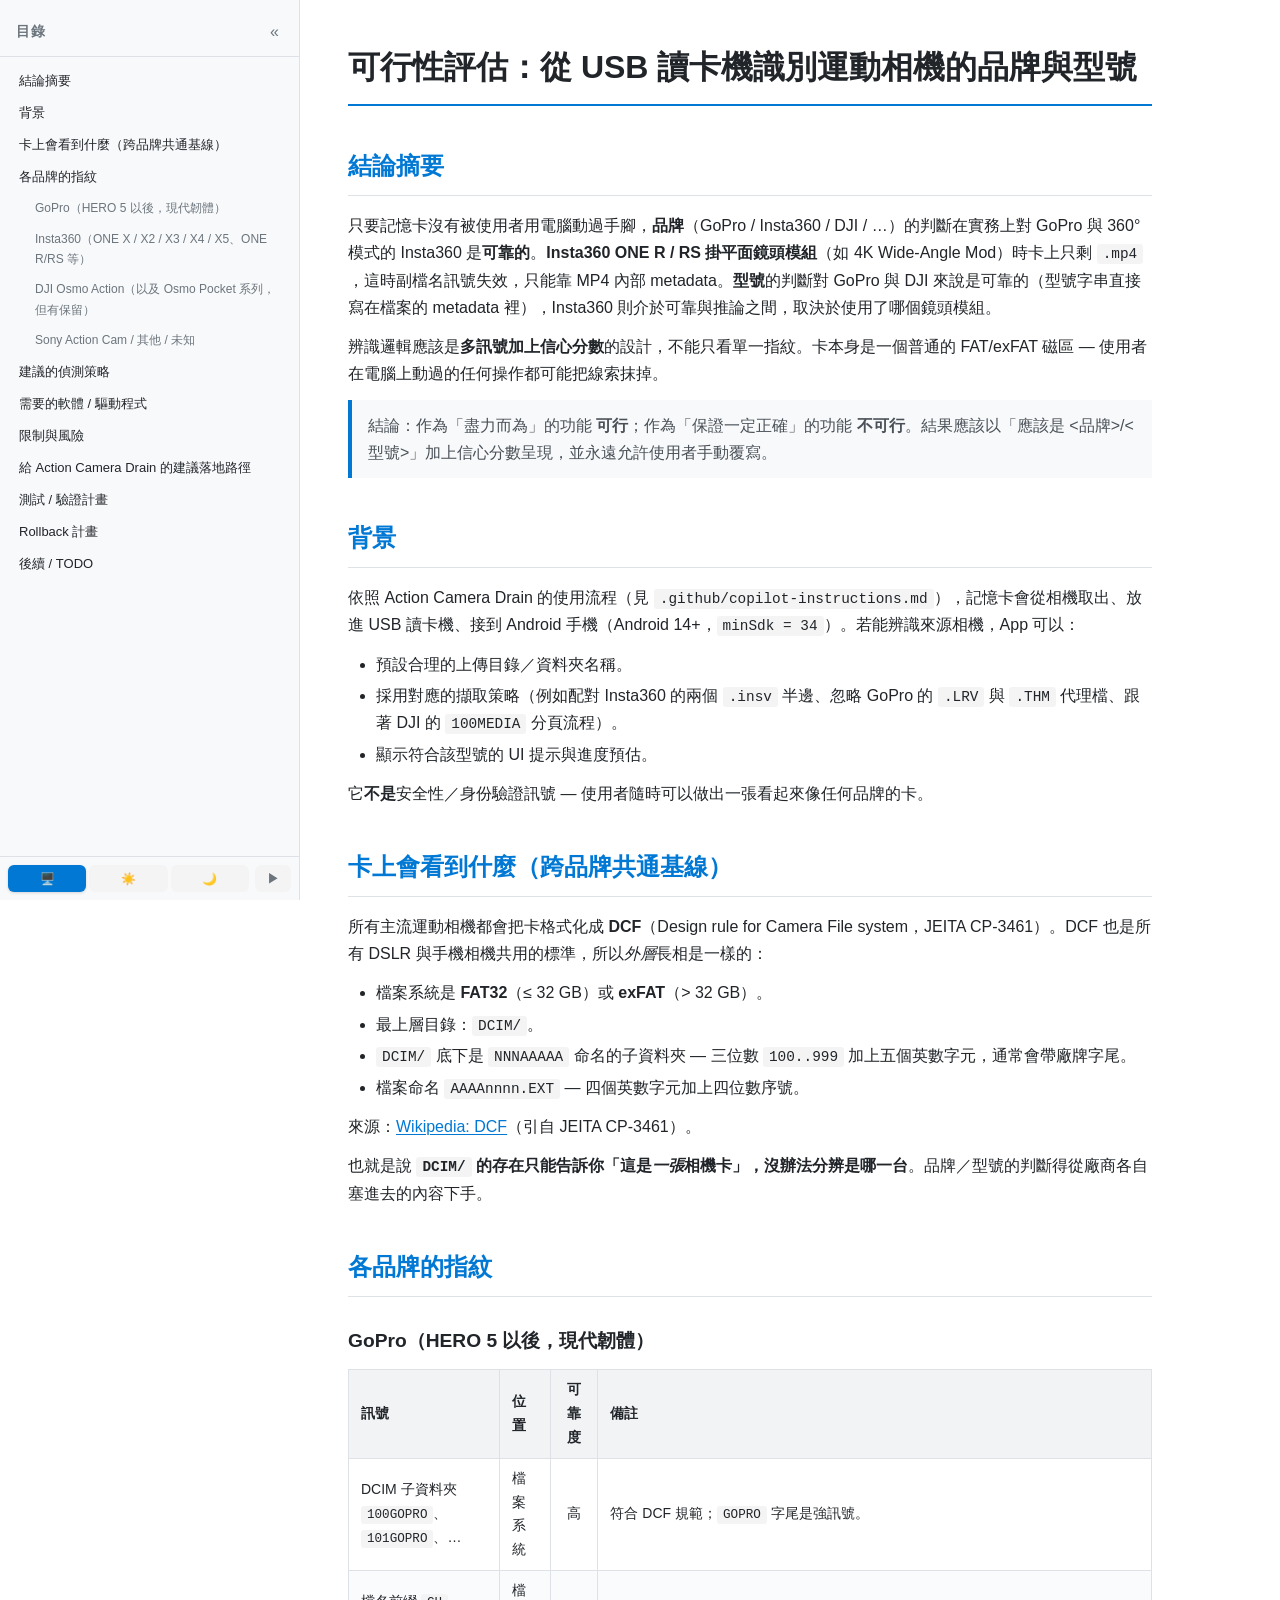
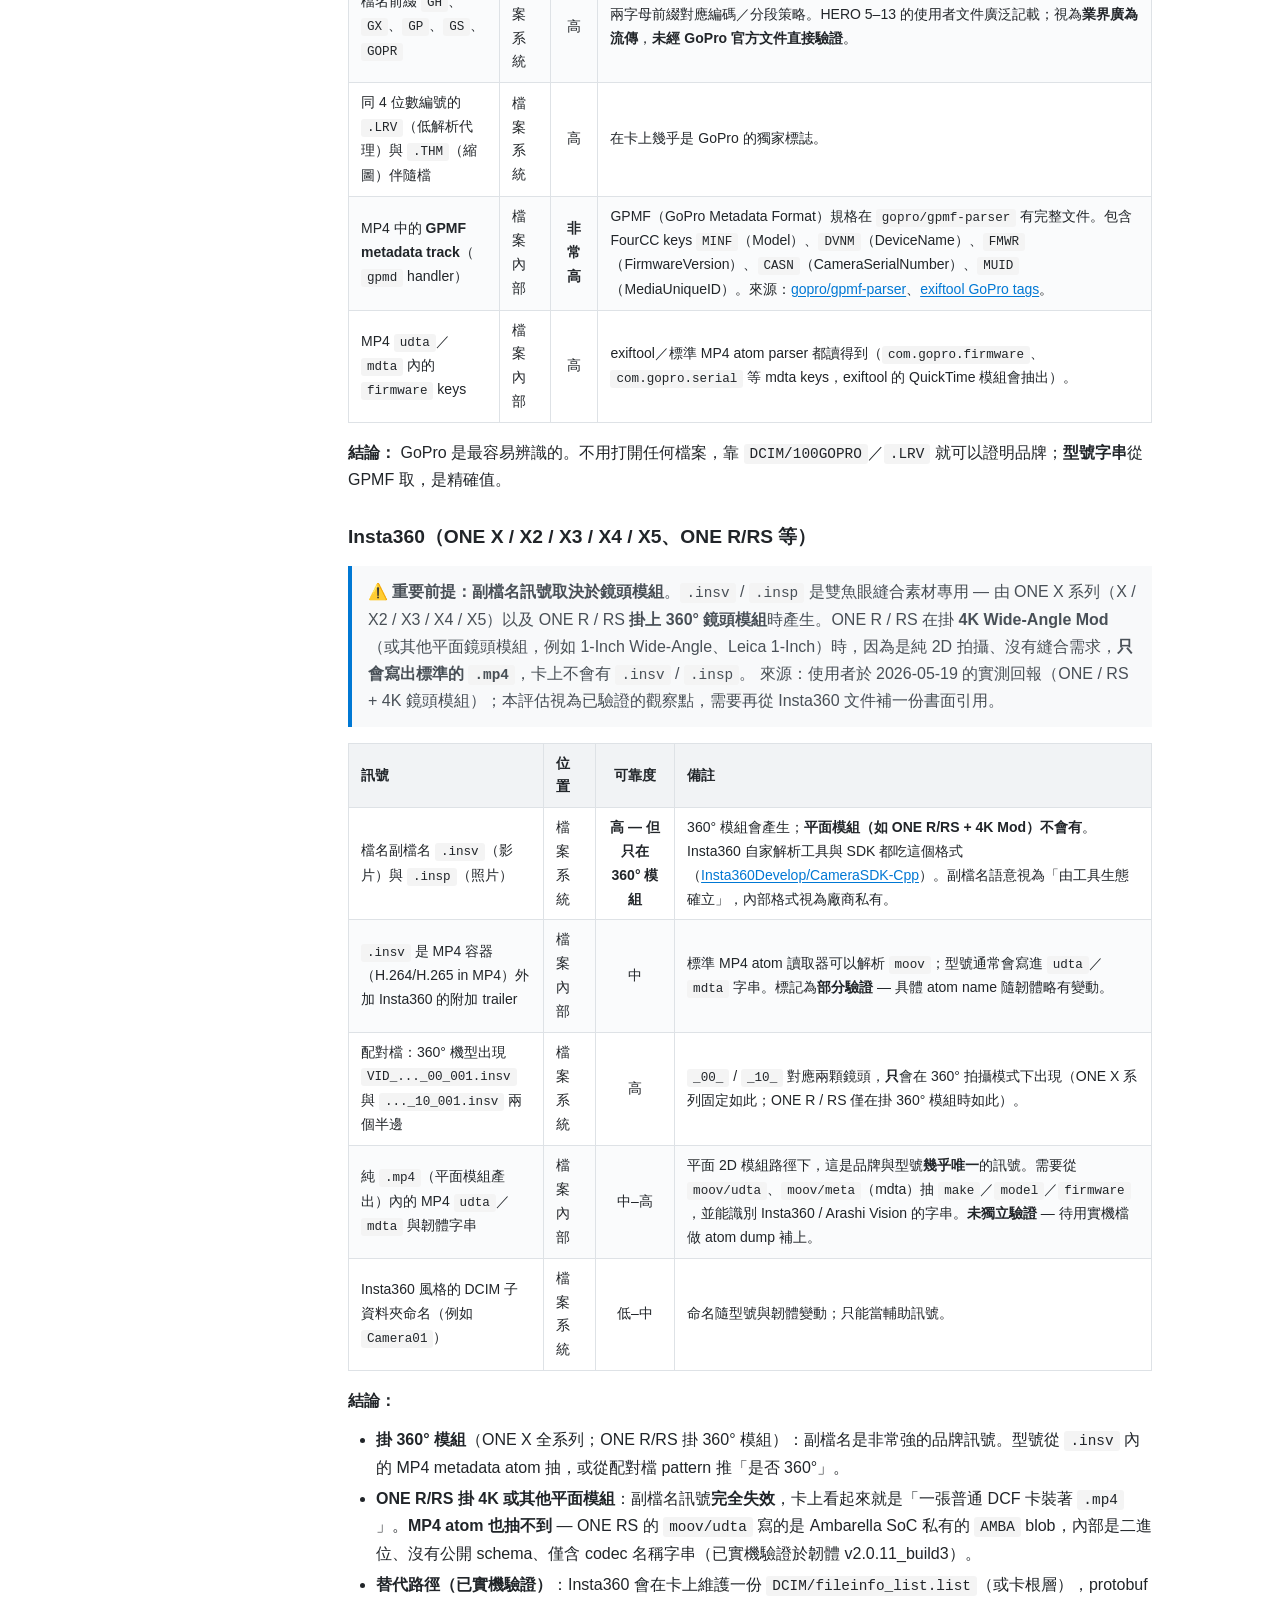
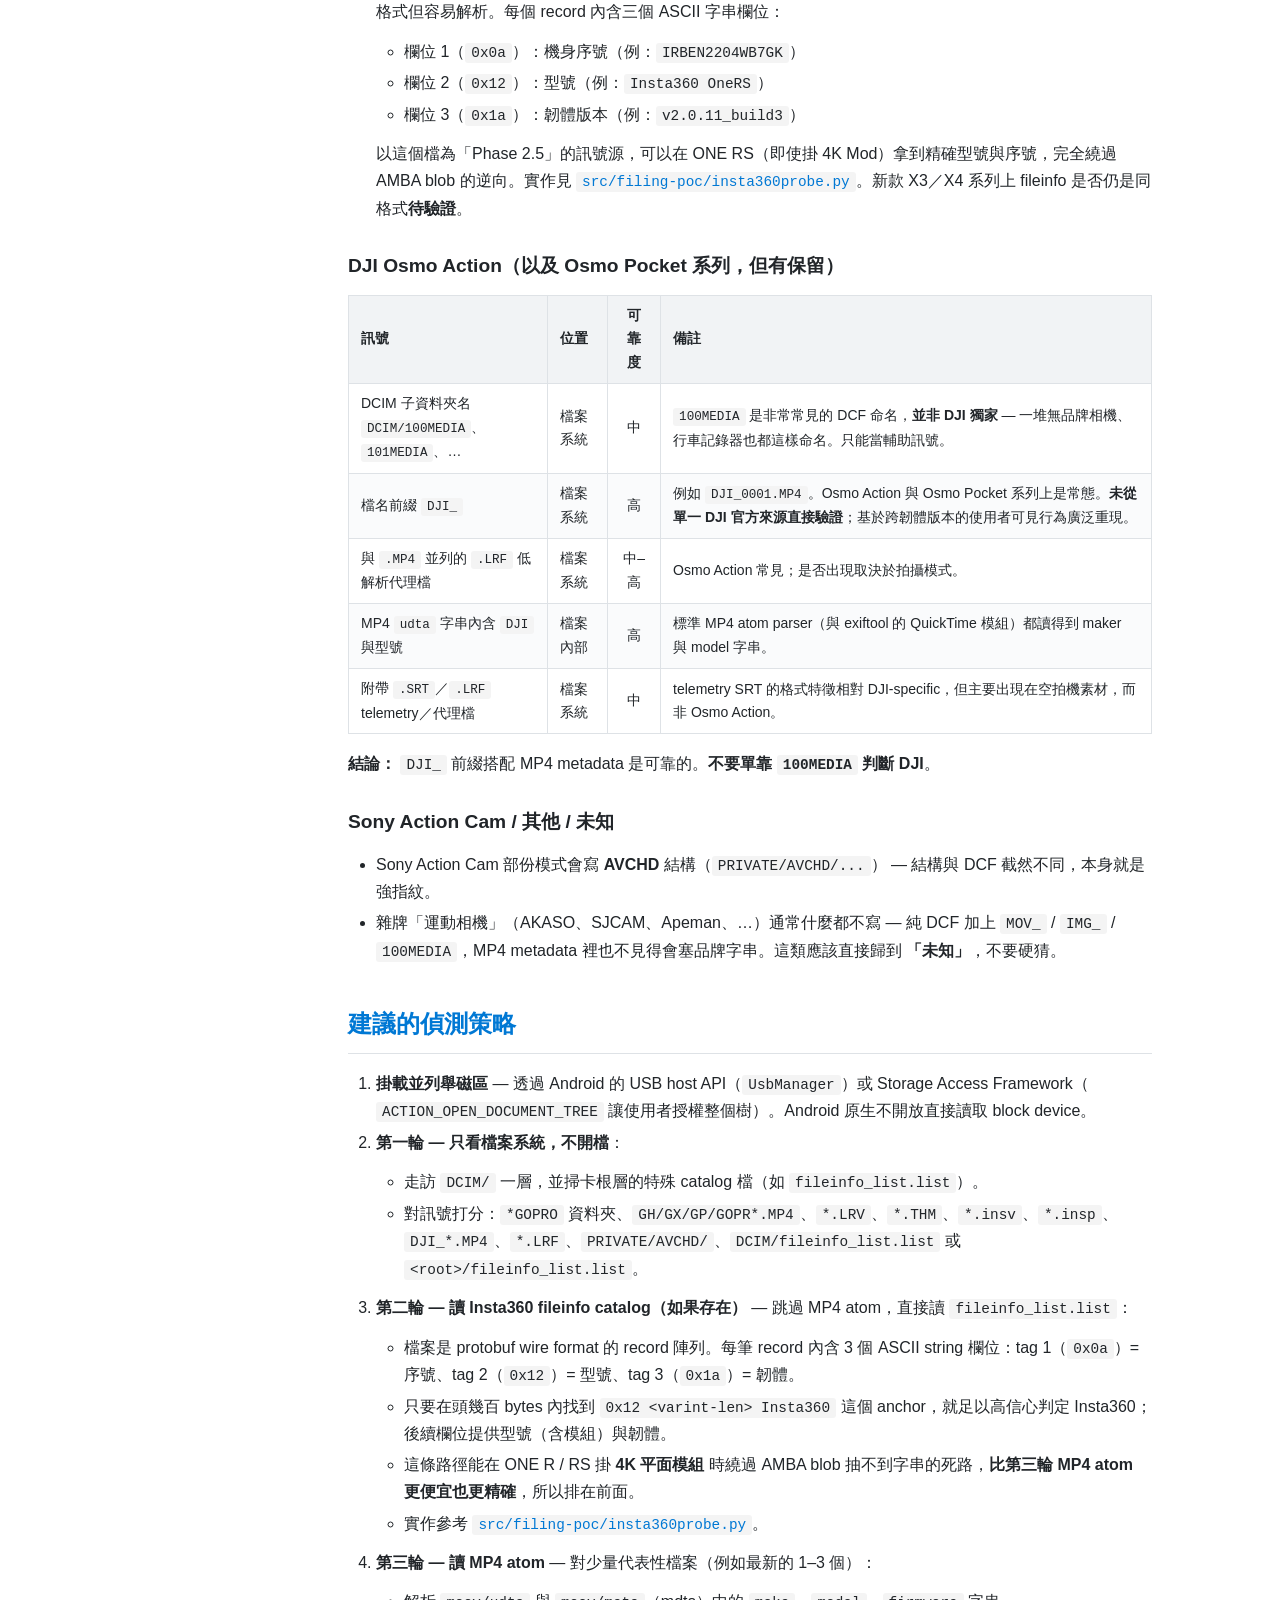
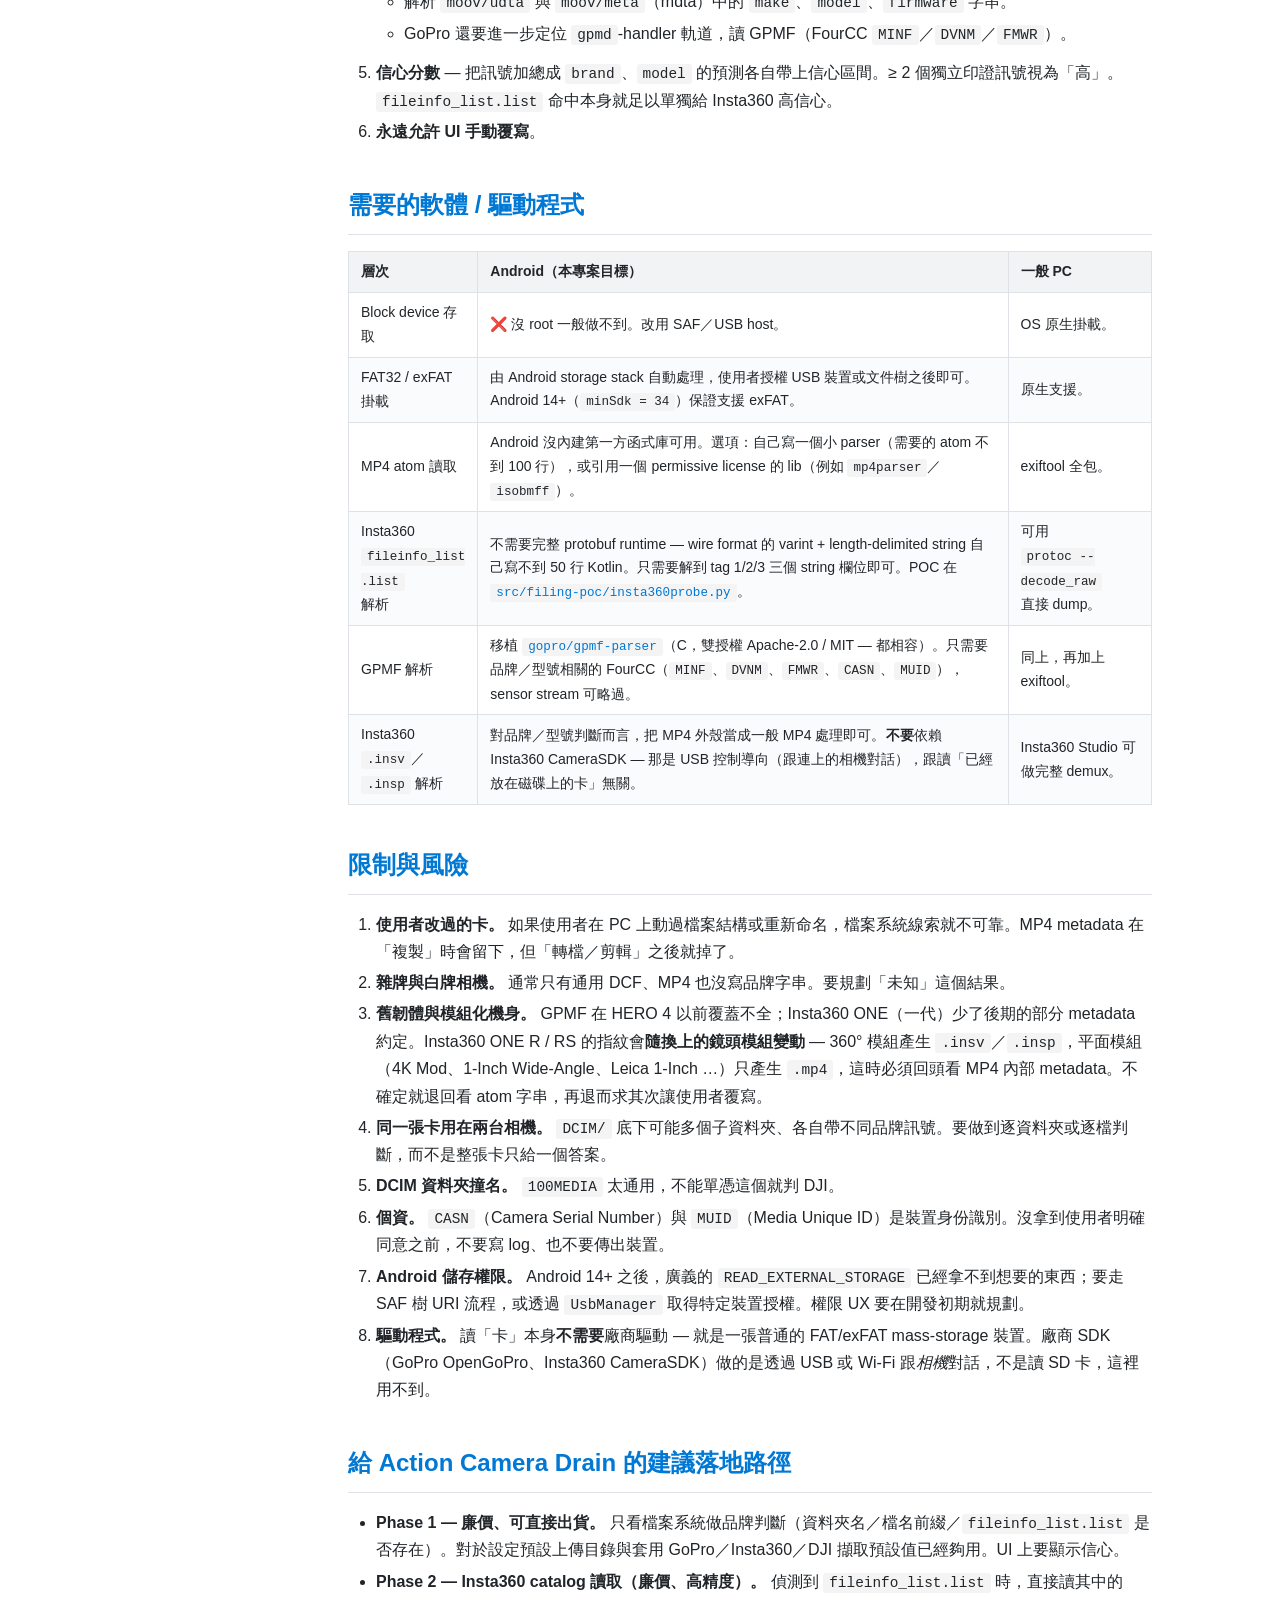
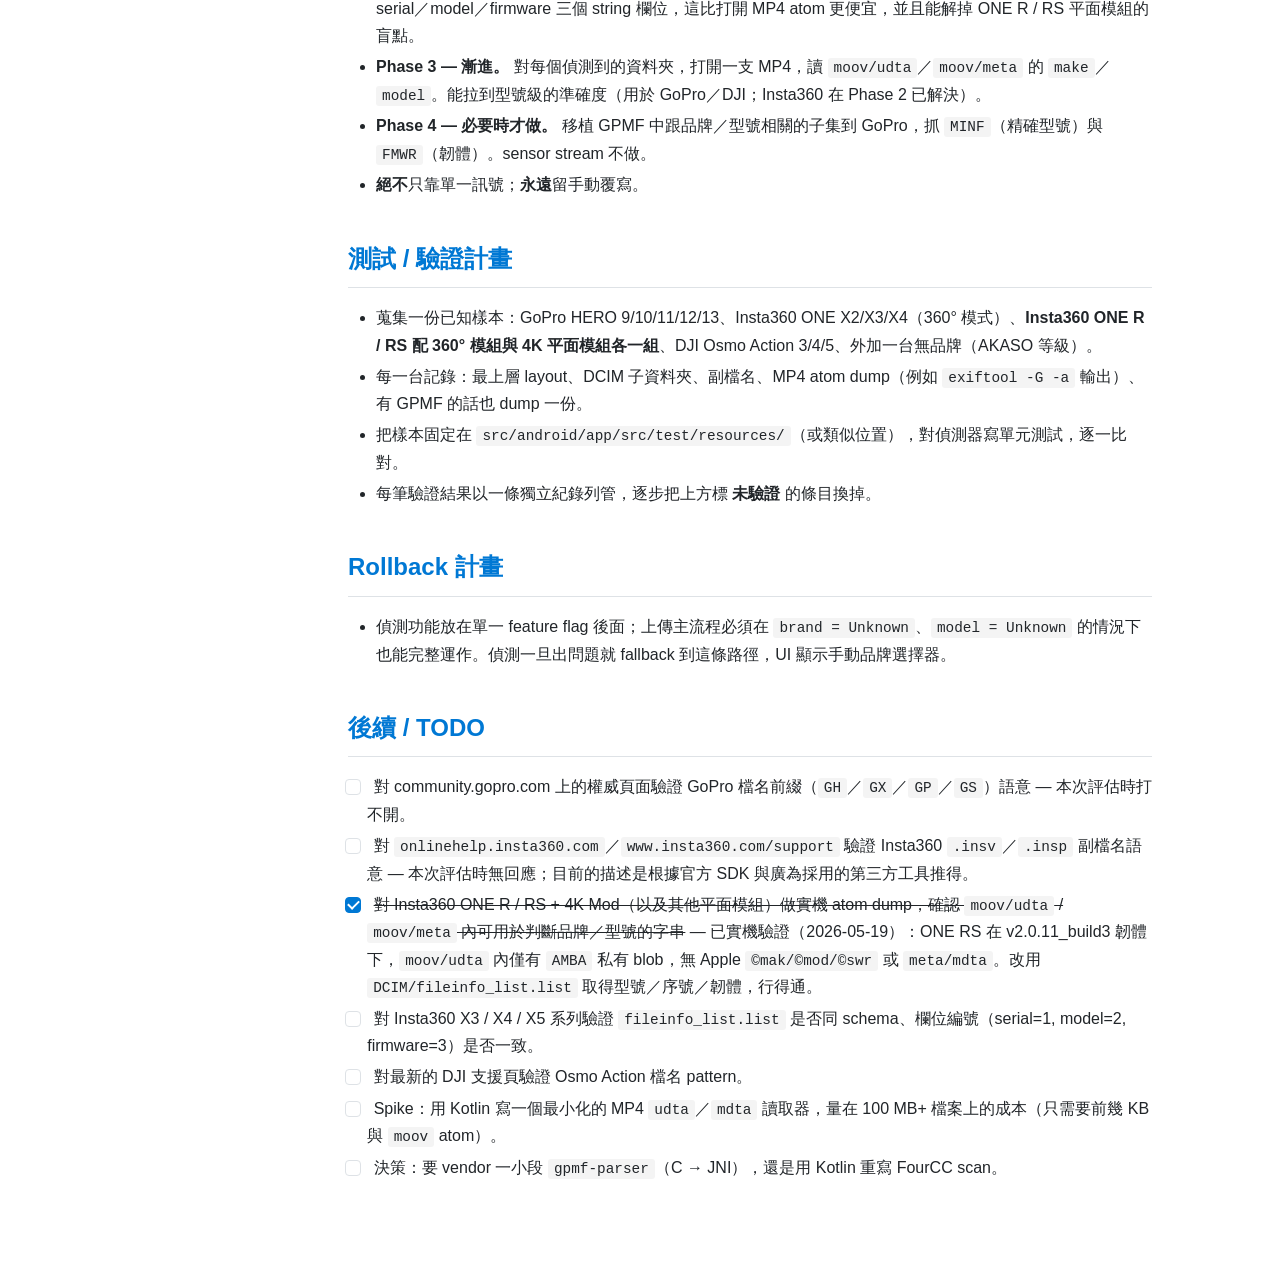
<file: docs/eval-action-camera-flash-detection.html>
<!DOCTYPE html>
<html lang="zh-TW">
<head>
<meta charset="UTF-8">
<meta name="viewport" content="width=device-width, initial-scale=1.0">
<title>可行性評估：從 USB 讀卡機識別運動相機的品牌與型號 | eval-action-camera-flash-detection</title>
<link rel="icon" href="data:image/svg+xml,<svg xmlns='http://www.w3.org/2000/svg' viewBox='0 0 32 32'><rect x='6' y='2' width='20' height='28' rx='2' fill='%23fff' stroke='%230078d4' stroke-width='2'/><line x1='10' y1='10' x2='22' y2='10' stroke='%230078d4' stroke-width='1.5' stroke-linecap='round'/><line x1='10' y1='15' x2='22' y2='15' stroke='%23b0b0b0' stroke-width='1.5' stroke-linecap='round'/><line x1='10' y1='20' x2='18' y2='20' stroke='%23b0b0b0' stroke-width='1.5' stroke-linecap='round'/></svg>">
<meta name="description" content="評估當運動相機的記憶卡透過 USB 讀卡機連到電腦或手機時，是否能可靠地辨識出來源相機的品牌（GoPro / Insta360 / DJI / …）與型號，以及具體的做法、限制與風險。">
<meta name="author" content="dinowang">
<meta name="keywords" content="運動相機, GoPro, Insta360, DJI Osmo Action, DCF, GPMF, MP4 metadata, SD card, USB OTG, 指紋辨識">
<script>
// Apply theme early to prevent flash of wrong theme
(function(){var t=(function(){try{return localStorage.getItem('theme')}catch(_){return null}})()||'auto';var d=t==='auto'?window.matchMedia('(prefers-color-scheme:dark)').matches?'dark':'light':t;document.documentElement.setAttribute('data-theme',d)})();
</script>
<style>
:root {
  --sidebar-width: 300px;
  --bg-sidebar: #f8f9fa;
  --bg-main: #ffffff;
  --border-color: #dee2e6;
  --accent: #0078d4;
  --accent-bg: #e8f4fd;
  --text: #212529;
  --text-muted: #6c757d;
  --code-bg: #f4f4f4;
  --code-block-bg: #f6f8fa;
  --code-block-text: #24292e;
  --table-header-bg: #f1f3f5;
  --table-stripe-bg: #fafbfc;
  --blockquote-bg: #f8f9fa;
  --blockquote-text: #495057;
  --sidebar-hover: #e9ecef;
  --sidebar-scrollbar: #ccc;
  --lightbox-bg: rgba(0,0,0,0.7);
  --copy-btn-bg: #f0f0f0;
  --link-color: #0078d4;
  --link-visited: #68217a;
}
:root[data-theme="dark"] {
  --bg-sidebar: #1e1e1e;
  --bg-main: #181818;
  --border-color: #3a3a3a;
  --accent: #4da6ff;
  --accent-bg: #1a2e40;
  --text: #d4d4d4;
  --text-muted: #888;
  --code-bg: #2d2d2d;
  --code-block-bg: #0d0d0d;
  --code-block-text: #d4d4d4;
  --table-header-bg: #2a2a2a;
  --table-stripe-bg: #1f1f1f;
  --blockquote-bg: #222;
  --blockquote-text: #aaa;
  --sidebar-hover: #2a2a2a;
  --sidebar-scrollbar: #555;
  --lightbox-bg: rgba(0,0,0,0.85);
  --copy-btn-bg: #333;
  --link-color: #6cb6ff;
  --link-visited: #d2a8ff;
}
* { margin: 0; padding: 0; box-sizing: border-box; }
html { scroll-behavior: smooth; scroll-padding-top: 20px; }
body {
  font-family: -apple-system, BlinkMacSystemFont, "Segoe UI", Roboto, "Helvetica Neue", Arial, "Noto Sans TC", sans-serif;
  color: var(--text);
  background: var(--bg-main);
  line-height: 1.7;
  display: flex;
  min-height: 100vh;
  transition: background 0.2s ease, color 0.2s ease;
}

/* Sidebar */
nav.sidebar {
  position: fixed;
  top: 0;
  left: 0;
  bottom: 0;
  width: var(--sidebar-width);
  overflow: hidden;
  background: var(--bg-sidebar);
  border-right: 1px solid var(--border-color);
  padding: 20px 0 0;
  z-index: 100;
  scrollbar-width: thin;
  display: flex;
  flex-direction: column;
  transition: width 0.25s ease, min-width 0.25s ease;
}
nav.sidebar .toc-links {
  flex: 1 1 auto;
  overflow-y: auto;
  min-height: 0;
  padding-bottom: 8px;
  scrollbar-width: thin;
}
nav.sidebar::-webkit-scrollbar { width: 0; }
nav.sidebar::-webkit-scrollbar-thumb { background: var(--sidebar-scrollbar); border-radius: 2px; }
nav.sidebar .toc-title {
  font-size: 14px;
  font-weight: 700;
  color: var(--text-muted);
  text-transform: uppercase;
  letter-spacing: 0.5px;
  padding: 0 16px 12px;
  border-bottom: 1px solid var(--border-color);
  margin-bottom: 8px;
  display: flex;
  align-items: center;
  justify-content: space-between;
}
.toc-title-text { flex: 1; }
.sidebar-collapse-btn {
  border: none; background: transparent; color: var(--text-muted);
  font-size: 16px; cursor: pointer; padding: 0 4px; line-height: 1;
  transition: color 0.15s ease; flex-shrink: 0;
}
.sidebar-collapse-btn:hover { color: var(--text); }
nav.sidebar a {
  display: block;
  text-decoration: none;
  color: var(--text);
  padding: 5px 16px;
  font-size: 13px;
  border-left: 3px solid transparent;
  transition: all 0.15s ease;
}
nav.sidebar a.toc-h3 { padding-left: 32px; font-size: 12px; color: var(--text-muted); }
nav.sidebar a:hover { background: var(--sidebar-hover); color: var(--accent); }
nav.sidebar a.active {
  background: var(--accent-bg);
  color: var(--accent);
  border-left-color: var(--accent);
  font-weight: 600;
}
nav.sidebar a.active.toc-h3 { font-weight: 500; }
.toc-links::-webkit-scrollbar { width: 4px; }
.toc-links::-webkit-scrollbar-thumb { background: var(--sidebar-scrollbar); border-radius: 2px; }

/* Main content */
main.content {
  margin-left: var(--sidebar-width);
  flex: 1;
  max-width: 900px;
  padding: 40px 48px 80px;
  overflow-x: hidden;
  overflow-wrap: break-word;
  word-break: break-word;
  transition: margin-left 0.25s ease;
}
main.content h1 { font-size: 2em; margin: 0 0 16px; padding-bottom: 10px; border-bottom: 2px solid var(--accent); }
main.content h2 { font-size: 1.5em; margin: 40px 0 16px; padding-bottom: 8px; border-bottom: 1px solid var(--border-color); color: var(--accent); }
main.content h3 { font-size: 1.2em; margin: 28px 0 12px; }
main.content h4 { font-size: 1.05em; margin: 20px 0 8px; }
main.content p { margin: 0 0 12px; }
main.content ul, main.content ol { margin: 0 0 12px; padding-left: 28px; }
main.content li { margin-bottom: 4px; }
main.content hr { border: none; border-top: 1px solid var(--border-color); margin: 32px 0; }

main.content table {
  width: 100%;
  border-collapse: collapse;
  margin: 12px 0 16px;
  font-size: 14px;
}
main.content th, main.content td {
  border: 1px solid var(--border-color);
  padding: 8px 12px;
  text-align: left;
}
main.content th { background: var(--table-header-bg); font-weight: 600; }
main.content tr:nth-child(even) { background: var(--table-stripe-bg); }

main.content code {
  background: var(--code-bg);
  padding: 2px 6px;
  border-radius: 3px;
  font-size: 0.9em;
  font-family: "SFMono-Regular", Consolas, "Liberation Mono", Menlo, monospace;
}
main.content pre {
  background: var(--code-block-bg);
  color: var(--code-block-text);
  padding: 16px 20px;
  border-radius: 6px;
  overflow-x: auto;
  margin: 12px 0 16px;
  font-size: 13px;
  line-height: 1.5;
}
main.content pre code {
  background: transparent;
  padding: 0;
  color: inherit;
  font-size: inherit;
}
/* highlight.js syntax highlighting — GitHub Light theme */
pre code .hljs-doctag,
pre code .hljs-keyword,
pre code .hljs-meta .hljs-keyword,
pre code .hljs-template-tag,
pre code .hljs-template-variable,
pre code .hljs-type,
pre code .hljs-variable.language_ { color: #d73a49; }
pre code .hljs-title,
pre code .hljs-title.class_,
pre code .hljs-title.class_.inherited__,
pre code .hljs-title.function_ { color: #6f42c1; }
pre code .hljs-attr,
pre code .hljs-attribute,
pre code .hljs-literal,
pre code .hljs-meta,
pre code .hljs-number,
pre code .hljs-operator,
pre code .hljs-selector-attr,
pre code .hljs-selector-class,
pre code .hljs-selector-id,
pre code .hljs-variable { color: #005cc5; }
pre code .hljs-meta .hljs-string,
pre code .hljs-regexp,
pre code .hljs-string { color: #032f62; }
pre code .hljs-built_in,
pre code .hljs-symbol { color: #e36209; }
pre code .hljs-code,
pre code .hljs-comment,
pre code .hljs-formula { color: #6a737d; }
pre code .hljs-name,
pre code .hljs-quote,
pre code .hljs-selector-pseudo,
pre code .hljs-selector-tag { color: #22863a; }
pre code .hljs-subst { color: #24292e; }
pre code .hljs-section { color: #005cc5; font-weight: 700; }
pre code .hljs-bullet { color: #735c0f; }
pre code .hljs-emphasis { font-style: italic; }
pre code .hljs-strong { font-weight: 700; }
pre code .hljs-addition { color: #22863a; background-color: #f0fff4; }
pre code .hljs-deletion { color: #b31d28; background-color: #ffeef0; }
/* highlight.js syntax highlighting — GitHub Dark theme */
[data-theme="dark"] pre code .hljs-doctag,
[data-theme="dark"] pre code .hljs-keyword,
[data-theme="dark"] pre code .hljs-meta .hljs-keyword,
[data-theme="dark"] pre code .hljs-template-tag,
[data-theme="dark"] pre code .hljs-template-variable,
[data-theme="dark"] pre code .hljs-type,
[data-theme="dark"] pre code .hljs-variable.language_ { color: #ff7b72; }
[data-theme="dark"] pre code .hljs-title,
[data-theme="dark"] pre code .hljs-title.class_,
[data-theme="dark"] pre code .hljs-title.class_.inherited__,
[data-theme="dark"] pre code .hljs-title.function_ { color: #d2a8ff; }
[data-theme="dark"] pre code .hljs-attr,
[data-theme="dark"] pre code .hljs-attribute,
[data-theme="dark"] pre code .hljs-literal,
[data-theme="dark"] pre code .hljs-meta,
[data-theme="dark"] pre code .hljs-number,
[data-theme="dark"] pre code .hljs-operator,
[data-theme="dark"] pre code .hljs-selector-attr,
[data-theme="dark"] pre code .hljs-selector-class,
[data-theme="dark"] pre code .hljs-selector-id,
[data-theme="dark"] pre code .hljs-variable { color: #79c0ff; }
[data-theme="dark"] pre code .hljs-meta .hljs-string,
[data-theme="dark"] pre code .hljs-regexp,
[data-theme="dark"] pre code .hljs-string { color: #a5d6ff; }
[data-theme="dark"] pre code .hljs-built_in,
[data-theme="dark"] pre code .hljs-symbol { color: #ffa657; }
[data-theme="dark"] pre code .hljs-code,
[data-theme="dark"] pre code .hljs-comment,
[data-theme="dark"] pre code .hljs-formula { color: #8b949e; }
[data-theme="dark"] pre code .hljs-name,
[data-theme="dark"] pre code .hljs-quote,
[data-theme="dark"] pre code .hljs-selector-pseudo,
[data-theme="dark"] pre code .hljs-selector-tag { color: #7ee787; }
[data-theme="dark"] pre code .hljs-subst { color: #c9d1d9; }
[data-theme="dark"] pre code .hljs-section { color: #1f6feb; font-weight: 700; }
[data-theme="dark"] pre code .hljs-bullet { color: #f2cc60; }
[data-theme="dark"] pre code .hljs-addition { color: #aff5b4; background-color: #033a16; }
[data-theme="dark"] pre code .hljs-deletion { color: #ffdcd7; background-color: #67060c; }
main.content blockquote {
  border-left: 4px solid var(--accent);
  background: var(--blockquote-bg);
  padding: 12px 16px;
  margin: 12px 0 16px;
  color: var(--blockquote-text);
}
main.content blockquote p { margin-bottom: 4px; }
main.content blockquote p:last-child { margin-bottom: 0; }
main.content img {
  max-width: 100%;
  height: auto;
  /* border: 1px solid var(--border-color); */
  border-radius: 6px;
  margin: 8px 0;
  /* box-shadow: 0 2px 8px rgba(0,0,0,0.08); */
  cursor: zoom-in;
}
main.content p:has(> img:only-child) {
  text-align: center;
}
main.content a { color: var(--link-color); text-decoration: underline; text-underline-offset: 2px; }
main.content a:visited { color: var(--link-visited); }
main.content a:hover { color: var(--accent); }
main.content ul.contains-task-list { list-style: none; padding-left: 1.2em; }
main.content li.task-list-item { list-style: none; position: relative; padding-left: 0; }
/* GFM-style task list checkboxes: 自訂外觀，比原生 checkbox 易讀 */
main.content li.task-list-item > input[type="checkbox"] {
  appearance: none;
  -webkit-appearance: none;
  width: 16px;
  height: 16px;
  margin: 0 8px 0 -22px;
  vertical-align: -3px;
  border: 1px solid var(--border-color);
  border-radius: 4px;
  background: var(--bg);
  cursor: default;
  position: relative;
  flex-shrink: 0;
  transition: background 0.15s ease, border-color 0.15s ease;
}
main.content li.task-list-item > input[type="checkbox"]:checked {
  background: var(--accent);
  border-color: var(--accent);
}
main.content li.task-list-item > input[type="checkbox"]:checked::after {
  content: '';
  position: absolute;
  left: 4px;
  top: 0px;
  width: 5px;
  height: 9px;
  border: solid #fff;
  border-width: 0 2px 2px 0;
  transform: rotate(45deg);
}
main.content li.task-list-item > input[type="checkbox"]:disabled {
  opacity: 1;
}
main.content input[type="checkbox"] { margin-right: 6px; }

/* Inline code Copy button (popup 方式，不佔用文字流空間) */
.inline-code-wrapper {
  position: relative;
  display: inline-block;
}
/* 用 ::after 偽元素向右延伸 hover 區域，讓滑鼠移向 Copy 按鈕時不會斷開 */
.inline-code-wrapper::after {
  content: '';
  position: absolute;
  top: 0;
  right: -50px;
  width: 50px;
  height: 100%;
  pointer-events: none;
}
.inline-code-wrapper:hover::after {
  pointer-events: auto;
}
.copy-btn {
  font-family: inherit;
  font-size: 11px;
  cursor: pointer;
  border: 1px solid var(--border-color);
  border-radius: 4px;
  background: var(--copy-btn-bg);
  color: var(--text-muted);
  transition: all 0.15s ease;
  white-space: nowrap;
  user-select: none;
  -webkit-user-select: none;
}
.copy-btn:hover {
  background: var(--accent);
  color: #fff;
  border-color: var(--accent);
}
.inline-copy {
  position: absolute;
  right: 0;
  top: 50%;
  transform: translate(calc(100% + 4px), -50%);
  opacity: 0;
  pointer-events: none;
  padding: 1px 5px;
  transition: opacity 0.15s ease;
  z-index: 10;
}
.inline-code-wrapper:hover .inline-copy {
  opacity: 1;
  pointer-events: auto;
}

/* Code block Copy button */
.code-block-wrapper {
  position: relative;
  margin: 12px 0 16px;
}
.code-block-wrapper pre {
  margin: 0;
}
.code-block-copy {
  position: absolute;
  top: 8px;
  right: 8px;
  padding: 3px 10px;
  background: rgba(255,255,255,0.12);
  color: #aaa;
  border-color: rgba(255,255,255,0.2);
  z-index: 1;
}
.code-block-copy:hover {
  background: var(--accent);
  color: #fff;
  border-color: var(--accent);
}

/* Lightbox overlay */
.lightbox-overlay {
  position: fixed;
  top: 0;
  left: 0;
  width: 100%;
  height: 100%;
  background: var(--lightbox-bg);
  z-index: 9999;
  display: flex;
  align-items: center;
  justify-content: center;
  cursor: zoom-out;
  opacity: 0;
  transition: opacity 0.25s ease;
}
.lightbox-overlay.active {
  opacity: 1;
}
.lightbox-overlay > img,
.lightbox-overlay > span {
  position: absolute;
  border: none;
  border-radius: 4px;
  box-shadow: 0 8px 32px rgba(0,0,0,0.4);
  cursor: zoom-out;
  transition: all 0.3s ease;
  max-width: 90vw;
  max-height: 90vh;
}
.lightbox-overlay > img {
  object-fit: contain;
}
.lightbox-overlay > span {
  display: block;
  overflow: visible;
}
.lightbox-overlay > span > img {
  width: 100%;
  height: 100%;
  display: block;
  object-fit: contain;
  border-radius: 4px;
}

/* Sidebar collapsed state */
nav.sidebar.sidebar-collapsed {
  width: 40px;
  min-width: 40px;
  padding: 20px 0 0;
}
nav.sidebar.sidebar-collapsed .toc-title {
  padding: 0 0 12px;
  justify-content: center;
}
nav.sidebar.sidebar-collapsed .toc-title-text,
nav.sidebar.sidebar-collapsed .toc-links,
nav.sidebar.sidebar-collapsed .sidebar-controls {
  display: none;
}
nav.sidebar.sidebar-collapsed .sidebar-collapse-btn {
  padding: 4px;
}
body.sidebar-is-collapsed main.content {
  margin-left: 40px;
}

/* Sidebar bottom controls */
.sidebar-controls {
  flex: 0 0 auto;
  padding: 8px;
  border-top: 1px solid var(--border-color);
  margin-top: auto;
  display: flex;
  align-items: stretch;
  gap: 6px;
  height: 44px;
  box-sizing: border-box;
}
.theme-switcher {
  flex: 1 1 auto;
  display: grid;
  grid-template-columns: 1fr 1fr 1fr;
  gap: 3px;
  min-width: 0;
}
.theme-option {
  border: none;
  background: var(--code-bg);
  color: var(--text-muted);
  font-size: 12px;
  font-family: inherit;
  padding: 0;
  border-radius: 6px;
  cursor: pointer;
  transition: all 0.15s ease;
  user-select: none;
  -webkit-user-select: none;
  display: flex; align-items: center; justify-content: center;
  min-width: 0;
  overflow: hidden;
}
.theme-option:hover { color: var(--text); }
.theme-option.active {
  background: var(--accent);
  color: #fff;
  font-weight: 600;
  box-shadow: 0 1px 3px rgba(0,0,0,0.15);
}

/* Mobile floating expand button — only shown on small screens when sidebar collapsed */
.mobile-expand-btn {
  display: none;
  position: fixed;
  top: 50%;
  left: 0;
  transform: translateY(-50%);
  z-index: 150;
  width: 32px;
  height: 64px;
  border: none;
  background: var(--bg-sidebar);
  color: var(--text-muted);
  border-right: 1px solid var(--border-color);
  border-top-right-radius: 8px;
  border-bottom-right-radius: 8px;
  font-size: 18px;
  cursor: pointer;
  padding: 0;
  box-shadow: 2px 0 8px rgba(0,0,0,0.15);
  transition: color 0.15s ease, background 0.15s ease;
}
.mobile-expand-btn:hover { color: var(--text); background: var(--code-bg); }

/* Small screens: default to collapsed, expand via overlay */
@media (max-width: 900px) {
  nav.sidebar {
    transform: translateX(-100%);
    transition: transform 0.25s ease;
    width: var(--sidebar-width);
    min-width: var(--sidebar-width);
    overflow: visible;
  }
  nav.sidebar.sidebar-expanded {
    transform: translateX(0);
    z-index: 200;
    box-shadow: 4px 0 16px rgba(0,0,0,0.2);
  }
  nav.sidebar.sidebar-expanded .toc-title {
    padding: 0 16px 12px;
    justify-content: flex-start;
  }
  nav.sidebar.sidebar-expanded .toc-title-text,
  nav.sidebar.sidebar-expanded .toc-links,
  nav.sidebar.sidebar-expanded .sidebar-controls {
    display: flex;
  }
  nav.sidebar.sidebar-expanded .toc-links {
    display: block;
  }
  /* In-sidebar collapse button becomes a tab anchored to the right edge of sidebar */
  nav.sidebar .sidebar-collapse-btn {
    position: absolute;
    top: 50%;
    left: 100%;
    transform: translateY(-50%);
    width: 32px;
    height: 64px;
    background: var(--bg-sidebar);
    color: var(--text-muted);
    border: 1px solid var(--border-color);
    border-left: none;
    border-top-right-radius: 8px;
    border-bottom-right-radius: 8px;
    font-size: 18px;
    padding: 0;
    box-shadow: 2px 0 8px rgba(0,0,0,0.15);
    z-index: 201;
  }
  main.content {
    margin-left: 0;
    padding: 24px;
  }
  body.sidebar-is-collapsed main.content {
    margin-left: 0;
  }
  .mobile-expand-btn {
    display: block;
  }
  nav.sidebar.sidebar-expanded ~ .mobile-expand-btn,
  body:has(nav.sidebar.sidebar-expanded) .mobile-expand-btn {
    display: none;
  }
}
@media (max-width: 600px) {
  main.content { padding: 16px 12px 48px; max-width: 100vw; }
  main.content h1 { font-size: 1.5em; }
  main.content h2 { font-size: 1.25em; margin: 28px 0 12px; }
  main.content h3 { font-size: 1.1em; margin: 20px 0 8px; }
  main.content table { font-size: 13px; }
  main.content th, main.content td { padding: 6px 8px; }
  .inline-copy { display: none; }
  nav.sidebar.sidebar-expanded { width: 220px; min-width: 220px; }
  .theme-option, .slides-btn { font-size: 11px; }
}

/* Print page setup with customised margin-box headers/footers.
   Supported on Chromium 131+ (Chrome, Edge). Safari/Firefox ignore the
   margin-box content and fall back to their built-in browser header/footer.
   When margin-box content is present, Chromium auto-suppresses its default
   built-in header (date + title) and footer (URL + page numbers). */
@page {
  size: A4;
  margin: 18mm 18mm 22mm 18mm;

  @top-left {
    content: "可行性評估：從 USB 讀卡機識別運動相機的品牌與型號";
    font: 10pt / 1.2 -apple-system, "Segoe UI", system-ui, sans-serif;
    color: #555;
    padding-bottom: 4mm;
  }
  @top-right {
    content: "2026-05-20 14:30:00";
    font: 10pt / 1.2 -apple-system, "Segoe UI", system-ui, sans-serif;
    color: #777;
    padding-bottom: 4mm;
  }
  @bottom-left {
    content: "dinowang";
    font: 9pt / 1.2 -apple-system, "Segoe UI", system-ui, sans-serif;
    color: #777;
    padding-top: 4mm;
  }
  @bottom-right {
    content: "Page " counter(page) " of " counter(pages);
    font: 9pt / 1.2 -apple-system, "Segoe UI", system-ui, sans-serif;
    color: #777;
    padding-top: 4mm;
  }
}

/* Print mode: hide sidebar, controls, and any floating UI; show only the
   document body in full width with print-friendly colors. */
@media print {
  /* Force a clean white background regardless of user theme */
  :root, [data-theme="dark"] {
    --bg-main: #ffffff;
    --bg-sidebar: #ffffff;
    --text: #000000;
    --text-muted: #333333;
    --accent: #0a4d8c;
    --accent-bg: transparent;
    --border-color: #999999;
    --code-bg: #f0f0f0;
    --code-block-bg: #f6f6f6;
    --code-block-text: #000000;
    --table-header-bg: #eeeeee;
    --table-stripe-bg: #f6f6f6;
    --blockquote-bg: transparent;
    --blockquote-border: #999999;
    --blockquote-text: #333333;
  }
  body { background: #ffffff; color: #000000; }

  /* Hide chrome */
  nav.sidebar,
  .sidebar-collapse-btn,
  .mobile-expand-btn,
  .copy-btn,
  .inline-copy,
  .slides-btn,
  .theme-switcher,
  .sidebar-controls,
  .presentation-overlay,
  .presentation-close,
  .laser-dot,
  /* lightbox overlay (markdown-to-html) */
  .lightbox-overlay,
  /* animation-maker floating overlays (host + controls) */
  [data-anim-host],
  [data-anim-ctrl] {
    display: none !important;
  }

  /* Inline-code wrapper still shows the code (just hide the hover copy btn,
     covered above), so no change there. */

  /* Expand main content to the full page; remove the sidebar offset */
  main.content {
    margin: 0 !important;
    padding: 0 !important;
    max-width: none !important;
    width: 100% !important;
  }
  body.sidebar-is-collapsed main.content,
  body main.content {
    margin-left: 0 !important;
  }

  /* Print typography niceties */
  main.content a {
    color: #000000;
    text-decoration: underline;
  }
  main.content h1, main.content h2, main.content h3, main.content h4 {
    page-break-after: avoid;
  }
  main.content pre, main.content table, main.content blockquote, main.content img {
    page-break-inside: avoid;
  }
  main.content img {
    max-width: 100% !important;
    height: auto !important;
  }
  /* If a link has an http(s):// URL, append it after the text for paper trails.
     Skip anchors (same-page) and obviously-internal hrefs. */
  main.content a[href^="http"]::after {
    content: " (" attr(href) ")";
    font-size: 0.85em;
    color: #555;
    word-break: break-all;
  }
}

/* Presentation overlay */
.presentation-overlay {
  display: none;
  position: fixed; top: 0; left: 0; width: 100vw; height: 100vh;
  z-index: 99999;
}
.presentation-overlay.active { display: block; cursor: none; }
.presentation-overlay.active * { cursor: none; }
.presentation-overlay.active .reveal .controls { cursor: pointer; }
.presentation-loading {
  position: absolute; top: 50%; left: 50%; transform: translate(-50%, -50%);
  width: 36px; height: 36px; border: 3px solid rgba(128,128,128,0.2);
  border-top-color: var(--accent); border-radius: 50%;
  animation: spin 0.8s linear infinite;
}
@keyframes spin { to { transform: translate(-50%, -50%) rotate(360deg); } }
.laser-dot {
  position: fixed; width: 21px; height: 21px; border-radius: 50%;
  background: #e00; box-shadow: 0 0 8px 3px rgba(224,0,0,0.5);
  pointer-events: none; z-index: 100001; transform: translate(-50%,-50%);
  display: none;
}
.presentation-close {
  position: fixed; top: 12px; right: 16px; z-index: 100000;
  background: rgba(128,128,128,0.3); border: none; color: #fff;
  font-size: 24px; width: 40px; height: 40px; border-radius: 50%;
  cursor: pointer; display: none; align-items: center; justify-content: center;
  backdrop-filter: blur(4px); transition: background 0.2s;
}
.presentation-close:hover { background: rgba(128,128,128,0.5); }
.presentation-overlay.active ~ .presentation-close { display: flex; }

/* Reveal slide content styling */
.presentation-overlay .reveal .slides section { text-align: left; }
.presentation-overlay .reveal .slides h1 { font-size: 1.6em; margin-bottom: 0.4em; border: none; padding: 0; }
.presentation-overlay .reveal .slides h2 { font-size: 1.3em; margin-bottom: 0.3em; border: none; padding: 0; }
.presentation-overlay .reveal .slides h3 { font-size: 1.1em; margin-top: 0.6em; margin-bottom: 0.3em; border: none; padding: 0; }
.presentation-overlay .reveal .slides h4 { font-size: 0.95em; margin-top: 0.5em; margin-bottom: 0.2em; border: none; padding: 0; }
.presentation-overlay .reveal .slides p,
.presentation-overlay .reveal .slides li,
.presentation-overlay .reveal .slides td,
.presentation-overlay .reveal .slides th { font-size: 0.65em; line-height: 1.5; }
.presentation-overlay .reveal .slides li > p { font-size: inherit; margin: 0; }
.presentation-overlay .reveal .slides li { margin-bottom: 0.15em; }
.presentation-overlay .reveal .slides pre { font-size: 0.55em; }
.presentation-overlay .reveal .slides table { font-size: 0.6em; width: 100%; }
.presentation-overlay .reveal .slides ul,
.presentation-overlay .reveal .slides ol { display: block; margin-left: 1em; }
.presentation-overlay .reveal .slides img { max-height: 55vh; display: block; margin: 0.5em auto; }
.presentation-overlay .reveal .slides > section > section { overflow-y: auto; max-height: 100%; }
/* Reset page styles inside reveal — let reveal theme control colors */
.presentation-overlay .reveal .slides h1,
.presentation-overlay .reveal .slides h2,
.presentation-overlay .reveal .slides h3,
.presentation-overlay .reveal .slides h4,
.presentation-overlay .reveal .slides p,
.presentation-overlay .reveal .slides li,
.presentation-overlay .reveal .slides td,
.presentation-overlay .reveal .slides th,
.presentation-overlay .reveal .slides a,
.presentation-overlay .reveal .slides code,
.presentation-overlay .reveal .slides blockquote {
  color: inherit;
}
.presentation-overlay .reveal .slides pre,
.presentation-overlay .reveal .slides code {
  background: rgba(128,128,128,0.15);
}
.presentation-overlay .reveal .slides table {
  border-collapse: collapse;
}
.presentation-overlay .reveal .slides th,
.presentation-overlay .reveal .slides td {
  border: 1px solid rgba(128,128,128,0.3);
  padding: 4px 8px;
  background: transparent;
}
.presentation-overlay .reveal .slides th {
  background: rgba(128,128,128,0.1);
  font-weight: 600;
}
.presentation-overlay .reveal .slides tr:nth-child(even) {
  background: transparent;
}
.presentation-overlay .reveal .slides blockquote {
  background: rgba(128,128,128,0.1);
  border-left: 4px solid rgba(128,128,128,0.4);
  padding: 8px 16px;
  margin: 8px 0;
}
.presentation-overlay .reveal .slides hr {
  border-color: rgba(128,128,128,0.3);
}
.presentation-overlay .reveal .slides section > hr:last-child {
  display: none;
}
.presentation-overlay .copy-btn {
  display: none !important;
}

/* Slides button in sidebar */
.slides-btn {
  flex: 0 0 36px;
  background: var(--code-bg); color: var(--text-muted); border: none; border-radius: 6px;
  font-size: 13px; cursor: pointer; transition: all 0.15s ease;
  display: flex; align-items: center; justify-content: center;
  min-width: 0; overflow: hidden;
}
.slides-btn:hover { color: var(--text); background: var(--border-color); }
</style>
</head>
<body>
<button class="mobile-expand-btn" id="mobileExpandBtn" title="展開側欄" aria-label="展開側欄">»</button>
<nav class="sidebar" id="sidebar">
  <div class="toc-title"><span class="toc-title-text">目錄</span><button class="sidebar-collapse-btn" id="sidebarCollapseBtn" title="收合側欄">«</button></div>
  <div class="toc-links">
  <a class="toc-h2" href="#結論摘要" data-target="結論摘要">結論摘要</a>
  <a class="toc-h2" href="#背景" data-target="背景">背景</a>
  <a class="toc-h2" href="#卡上會看到什麼跨品牌共通基線" data-target="卡上會看到什麼跨品牌共通基線">卡上會看到什麼（跨品牌共通基線）</a>
  <a class="toc-h2" href="#各品牌的指紋" data-target="各品牌的指紋">各品牌的指紋</a>
  <a class="toc-h3" href="#goprohero-5-以後現代韌體" data-target="goprohero-5-以後現代韌體">GoPro（HERO 5 以後，現代韌體）</a>
  <a class="toc-h3" href="#insta360one-x-x2-x3-x4-x5one-rrs-等" data-target="insta360one-x-x2-x3-x4-x5one-rrs-等">Insta360（ONE X / X2 / X3 / X4 / X5、ONE R/RS 等）</a>
  <a class="toc-h3" href="#dji-osmo-action以及-osmo-pocket-系列但有保留" data-target="dji-osmo-action以及-osmo-pocket-系列但有保留">DJI Osmo Action（以及 Osmo Pocket 系列，但有保留）</a>
  <a class="toc-h3" href="#sony-action-cam-其他-未知" data-target="sony-action-cam-其他-未知">Sony Action Cam / 其他 / 未知</a>
  <a class="toc-h2" href="#建議的偵測策略" data-target="建議的偵測策略">建議的偵測策略</a>
  <a class="toc-h2" href="#需要的軟體-驅動程式" data-target="需要的軟體-驅動程式">需要的軟體 / 驅動程式</a>
  <a class="toc-h2" href="#限制與風險" data-target="限制與風險">限制與風險</a>
  <a class="toc-h2" href="#給-action-camera-drain-的建議落地路徑" data-target="給-action-camera-drain-的建議落地路徑">給 Action Camera Drain 的建議落地路徑</a>
  <a class="toc-h2" href="#測試-驗證計畫" data-target="測試-驗證計畫">測試 / 驗證計畫</a>
  <a class="toc-h2" href="#rollback-計畫" data-target="rollback-計畫">Rollback 計畫</a>
  <a class="toc-h2" href="#後續-todo" data-target="後續-todo">後續 / TODO</a>

  </div>
  <div class="sidebar-controls">
    <div class="theme-switcher">
      <button class="theme-option active" data-theme="auto" title="Auto">🖥️</button>
      <button class="theme-option" data-theme="light" title="Light">☀️</button>
      <button class="theme-option" data-theme="dark" title="Dark">🌙</button>
    </div>
    <button class="slides-btn" id="slidesBtn" title="Presentation mode">▶</button>
  </div>
</nav>

<div class="presentation-overlay" id="presentationOverlay"></div>
<div class="laser-dot" id="laserDot"></div>
<button class="presentation-close" id="presentationClose" title="Exit presentation">✕</button>

<main class="content">
<h1 id="可行性評估從-usb-讀卡機識別運動相機的品牌與型號">可行性評估：從 USB 讀卡機識別運動相機的品牌與型號</h1>
<h2 id="結論摘要">結論摘要</h2>
<p>只要記憶卡沒有被使用者用電腦動過手腳，<strong>品牌</strong>（GoPro / Insta360 / DJI / …）的判斷在實務上對 GoPro 與 360° 模式的 Insta360 是<strong>可靠的</strong>。<strong>Insta360 ONE R / RS 掛平面鏡頭模組</strong>（如 4K Wide-Angle Mod）時卡上只剩 <span class="inline-code-wrapper"><code>.mp4</code><button class="copy-btn inline-copy" onclick="copyInlineCode(this)">Copy</button></span>，這時副檔名訊號失效，只能靠 MP4 內部 metadata。<strong>型號</strong>的判斷對 GoPro 與 DJI 來說是可靠的（型號字串直接寫在檔案的 metadata 裡），Insta360 則介於可靠與推論之間，取決於使用了哪個鏡頭模組。</p>
<p>辨識邏輯應該是<strong>多訊號加上信心分數</strong>的設計，不能只看單一指紋。卡本身是一個普通的 FAT/exFAT 磁區 — 使用者在電腦上動過的任何操作都可能把線索抹掉。</p>
<blockquote>
<p>結論：作為「盡力而為」的功能 <strong>可行</strong>；作為「保證一定正確」的功能 <strong>不可行</strong>。結果應該以「應該是 <品牌>/<型號>」加上信心分數呈現，並永遠允許使用者手動覆寫。</p>
</blockquote>
<h2 id="背景">背景</h2>
<p>依照 Action Camera Drain 的使用流程（見 <span class="inline-code-wrapper"><code>.github/copilot-instructions.md</code><button class="copy-btn inline-copy" onclick="copyInlineCode(this)">Copy</button></span>），記憶卡會從相機取出、放進 USB 讀卡機、接到 Android 手機（Android 14+，<span class="inline-code-wrapper"><code>minSdk = 34</code><button class="copy-btn inline-copy" onclick="copyInlineCode(this)">Copy</button></span>）。若能辨識來源相機，App 可以：</p>
<ul>
<li>預設合理的上傳目錄／資料夾名稱。</li>
<li>採用對應的擷取策略（例如配對 Insta360 的兩個 <span class="inline-code-wrapper"><code>.insv</code><button class="copy-btn inline-copy" onclick="copyInlineCode(this)">Copy</button></span> 半邊、忽略 GoPro 的 <span class="inline-code-wrapper"><code>.LRV</code><button class="copy-btn inline-copy" onclick="copyInlineCode(this)">Copy</button></span> 與 <span class="inline-code-wrapper"><code>.THM</code><button class="copy-btn inline-copy" onclick="copyInlineCode(this)">Copy</button></span> 代理檔、跟著 DJI 的 <span class="inline-code-wrapper"><code>100MEDIA</code><button class="copy-btn inline-copy" onclick="copyInlineCode(this)">Copy</button></span> 分頁流程）。</li>
<li>顯示符合該型號的 UI 提示與進度預估。</li>
</ul>
<p>它<strong>不是</strong>安全性／身份驗證訊號 — 使用者隨時可以做出一張看起來像任何品牌的卡。</p>
<h2 id="卡上會看到什麼跨品牌共通基線">卡上會看到什麼（跨品牌共通基線）</h2>
<p>所有主流運動相機都會把卡格式化成 <strong>DCF</strong>（Design rule for Camera File system，JEITA CP-3461）。DCF 也是所有 DSLR 與手機相機共用的標準，所以<em>外層</em>長相是一樣的：</p>
<ul>
<li>檔案系統是 <strong>FAT32</strong>（≤ 32 GB）或 <strong>exFAT</strong>（> 32 GB）。</li>
<li>最上層目錄：<span class="inline-code-wrapper"><code>DCIM/</code><button class="copy-btn inline-copy" onclick="copyInlineCode(this)">Copy</button></span>。</li>
<li><span class="inline-code-wrapper"><code>DCIM/</code><button class="copy-btn inline-copy" onclick="copyInlineCode(this)">Copy</button></span> 底下是 <span class="inline-code-wrapper"><code>NNNAAAAA</code><button class="copy-btn inline-copy" onclick="copyInlineCode(this)">Copy</button></span> 命名的子資料夾 — 三位數 <span class="inline-code-wrapper"><code>100..999</code><button class="copy-btn inline-copy" onclick="copyInlineCode(this)">Copy</button></span> 加上五個英數字元，通常會帶廠牌字尾。</li>
<li>檔案命名 <span class="inline-code-wrapper"><code>AAAAnnnn.EXT</code><button class="copy-btn inline-copy" onclick="copyInlineCode(this)">Copy</button></span> — 四個英數字元加上四位數序號。</li>
</ul>
<p>來源：<a href="https://en.wikipedia.org/wiki/Design_rule_for_Camera_File_system">Wikipedia: DCF</a>（引自 JEITA CP-3461）。</p>
<p>也就是說 <strong><span class="inline-code-wrapper"><code>DCIM/</code><button class="copy-btn inline-copy" onclick="copyInlineCode(this)">Copy</button></span> 的存在只能告訴你「這是<em>一張</em>相機卡」，沒辦法分辨是哪一台</strong>。品牌／型號的判斷得從廠商各自塞進去的內容下手。</p>
<h2 id="各品牌的指紋">各品牌的指紋</h2>
<h3 id="goprohero-5-以後現代韌體">GoPro（HERO 5 以後，現代韌體）</h3>
<table>
<thead><tr>
<th>訊號</th>
<th>位置</th>
<th style="text-align:center">可靠度</th>
<th>備註</th>
</tr></thead>
<tbody>
<tr>
<td>DCIM 子資料夾 <span class="inline-code-wrapper"><code>100GOPRO</code><button class="copy-btn inline-copy" onclick="copyInlineCode(this)">Copy</button></span>、<span class="inline-code-wrapper"><code>101GOPRO</code><button class="copy-btn inline-copy" onclick="copyInlineCode(this)">Copy</button></span>、…</td>
<td>檔案系統</td>
<td style="text-align:center">高</td>
<td>符合 DCF 規範；<span class="inline-code-wrapper"><code>GOPRO</code><button class="copy-btn inline-copy" onclick="copyInlineCode(this)">Copy</button></span> 字尾是強訊號。</td>
</tr>
<tr>
<td>檔名前綴 <span class="inline-code-wrapper"><code>GH</code><button class="copy-btn inline-copy" onclick="copyInlineCode(this)">Copy</button></span>、<span class="inline-code-wrapper"><code>GX</code><button class="copy-btn inline-copy" onclick="copyInlineCode(this)">Copy</button></span>、<span class="inline-code-wrapper"><code>GP</code><button class="copy-btn inline-copy" onclick="copyInlineCode(this)">Copy</button></span>、<span class="inline-code-wrapper"><code>GS</code><button class="copy-btn inline-copy" onclick="copyInlineCode(this)">Copy</button></span>、<span class="inline-code-wrapper"><code>GOPR</code><button class="copy-btn inline-copy" onclick="copyInlineCode(this)">Copy</button></span></td>
<td>檔案系統</td>
<td style="text-align:center">高</td>
<td>兩字母前綴對應編碼／分段策略。HERO 5–13 的使用者文件廣泛記載；視為<strong>業界廣為流傳</strong>，<strong>未經 GoPro 官方文件直接驗證</strong>。</td>
</tr>
<tr>
<td>同 4 位數編號的 <span class="inline-code-wrapper"><code>.LRV</code><button class="copy-btn inline-copy" onclick="copyInlineCode(this)">Copy</button></span>（低解析代理）與 <span class="inline-code-wrapper"><code>.THM</code><button class="copy-btn inline-copy" onclick="copyInlineCode(this)">Copy</button></span>（縮圖）伴隨檔</td>
<td>檔案系統</td>
<td style="text-align:center">高</td>
<td>在卡上幾乎是 GoPro 的獨家標誌。</td>
</tr>
<tr>
<td>MP4 中的 <strong>GPMF metadata track</strong>（<span class="inline-code-wrapper"><code>gpmd</code><button class="copy-btn inline-copy" onclick="copyInlineCode(this)">Copy</button></span> handler）</td>
<td>檔案內部</td>
<td style="text-align:center"><strong>非常高</strong></td>
<td>GPMF（GoPro Metadata Format）規格在 <span class="inline-code-wrapper"><code>gopro/gpmf-parser</code><button class="copy-btn inline-copy" onclick="copyInlineCode(this)">Copy</button></span> 有完整文件。包含 FourCC keys <span class="inline-code-wrapper"><code>MINF</code><button class="copy-btn inline-copy" onclick="copyInlineCode(this)">Copy</button></span>（Model）、<span class="inline-code-wrapper"><code>DVNM</code><button class="copy-btn inline-copy" onclick="copyInlineCode(this)">Copy</button></span>（DeviceName）、<span class="inline-code-wrapper"><code>FMWR</code><button class="copy-btn inline-copy" onclick="copyInlineCode(this)">Copy</button></span>（FirmwareVersion）、<span class="inline-code-wrapper"><code>CASN</code><button class="copy-btn inline-copy" onclick="copyInlineCode(this)">Copy</button></span>（CameraSerialNumber）、<span class="inline-code-wrapper"><code>MUID</code><button class="copy-btn inline-copy" onclick="copyInlineCode(this)">Copy</button></span>（MediaUniqueID）。來源：<a href="https://github.com/gopro/gpmf-parser">gopro/gpmf-parser</a>、<a href="https://exiftool.org/TagNames/GoPro.html">exiftool GoPro tags</a>。</td>
</tr>
<tr>
<td>MP4 <span class="inline-code-wrapper"><code>udta</code><button class="copy-btn inline-copy" onclick="copyInlineCode(this)">Copy</button></span>／<span class="inline-code-wrapper"><code>mdta</code><button class="copy-btn inline-copy" onclick="copyInlineCode(this)">Copy</button></span> 內的 <span class="inline-code-wrapper"><code>firmware</code><button class="copy-btn inline-copy" onclick="copyInlineCode(this)">Copy</button></span> keys</td>
<td>檔案內部</td>
<td style="text-align:center">高</td>
<td>exiftool／標準 MP4 atom parser 都讀得到（<span class="inline-code-wrapper"><code>com.gopro.firmware</code><button class="copy-btn inline-copy" onclick="copyInlineCode(this)">Copy</button></span>、<span class="inline-code-wrapper"><code>com.gopro.serial</code><button class="copy-btn inline-copy" onclick="copyInlineCode(this)">Copy</button></span> 等 mdta keys，exiftool 的 QuickTime 模組會抽出）。</td>
</tr>
</tbody></table>
<p><strong>結論：</strong> GoPro 是最容易辨識的。不用打開任何檔案，靠 <span class="inline-code-wrapper"><code>DCIM/100GOPRO</code><button class="copy-btn inline-copy" onclick="copyInlineCode(this)">Copy</button></span>／<span class="inline-code-wrapper"><code>.LRV</code><button class="copy-btn inline-copy" onclick="copyInlineCode(this)">Copy</button></span> 就可以證明品牌；<strong>型號字串</strong>從 GPMF 取，是精確值。</p>
<h3 id="insta360one-x-x2-x3-x4-x5one-rrs-等">Insta360（ONE X / X2 / X3 / X4 / X5、ONE R/RS 等）</h3>
<blockquote>
<p>⚠️ <strong>重要前提：副檔名訊號取決於鏡頭模組</strong>。<span class="inline-code-wrapper"><code>.insv</code><button class="copy-btn inline-copy" onclick="copyInlineCode(this)">Copy</button></span> / <span class="inline-code-wrapper"><code>.insp</code><button class="copy-btn inline-copy" onclick="copyInlineCode(this)">Copy</button></span> 是雙魚眼縫合素材專用 — 由 ONE X 系列（X / X2 / X3 / X4 / X5）以及 ONE R / RS <strong>掛上 360° 鏡頭模組</strong>時產生。ONE R / RS 在掛 <strong>4K Wide-Angle Mod</strong>（或其他平面鏡頭模組，例如 1-Inch Wide-Angle、Leica 1-Inch）時，因為是純 2D 拍攝、沒有縫合需求，<strong>只會寫出標準的 <span class="inline-code-wrapper"><code>.mp4</code><button class="copy-btn inline-copy" onclick="copyInlineCode(this)">Copy</button></span></strong>，卡上不會有 <span class="inline-code-wrapper"><code>.insv</code><button class="copy-btn inline-copy" onclick="copyInlineCode(this)">Copy</button></span> / <span class="inline-code-wrapper"><code>.insp</code><button class="copy-btn inline-copy" onclick="copyInlineCode(this)">Copy</button></span>。
來源：使用者於 2026-05-19 的實測回報（ONE / RS + 4K 鏡頭模組）；本評估視為已驗證的觀察點，需要再從 Insta360 文件補一份書面引用。</p>
</blockquote>
<table>
<thead><tr>
<th>訊號</th>
<th>位置</th>
<th style="text-align:center">可靠度</th>
<th>備註</th>
</tr></thead>
<tbody>
<tr>
<td>檔名副檔名 <span class="inline-code-wrapper"><code>.insv</code><button class="copy-btn inline-copy" onclick="copyInlineCode(this)">Copy</button></span>（影片）與 <span class="inline-code-wrapper"><code>.insp</code><button class="copy-btn inline-copy" onclick="copyInlineCode(this)">Copy</button></span>（照片）</td>
<td>檔案系統</td>
<td style="text-align:center"><strong>高 — 但只在 360° 模組</strong></td>
<td>360° 模組會產生；<strong>平面模組（如 ONE R/RS + 4K Mod）不會有</strong>。Insta360 自家解析工具與 SDK 都吃這個格式（<a href="https://github.com/Insta360Develop/CameraSDK-Cpp">Insta360Develop/CameraSDK-Cpp</a>）。副檔名語意視為「由工具生態確立」，內部格式視為廠商私有。</td>
</tr>
<tr>
<td><span class="inline-code-wrapper"><code>.insv</code><button class="copy-btn inline-copy" onclick="copyInlineCode(this)">Copy</button></span> 是 MP4 容器（H.264/H.265 in MP4）外加 Insta360 的附加 trailer</td>
<td>檔案內部</td>
<td style="text-align:center">中</td>
<td>標準 MP4 atom 讀取器可以解析 <span class="inline-code-wrapper"><code>moov</code><button class="copy-btn inline-copy" onclick="copyInlineCode(this)">Copy</button></span>；型號通常會寫進 <span class="inline-code-wrapper"><code>udta</code><button class="copy-btn inline-copy" onclick="copyInlineCode(this)">Copy</button></span>／<span class="inline-code-wrapper"><code>mdta</code><button class="copy-btn inline-copy" onclick="copyInlineCode(this)">Copy</button></span> 字串。標記為<strong>部分驗證</strong> — 具體 atom name 隨韌體略有變動。</td>
</tr>
<tr>
<td>配對檔：360° 機型出現 <span class="inline-code-wrapper"><code>VID_..._00_001.insv</code><button class="copy-btn inline-copy" onclick="copyInlineCode(this)">Copy</button></span> 與 <span class="inline-code-wrapper"><code>..._10_001.insv</code><button class="copy-btn inline-copy" onclick="copyInlineCode(this)">Copy</button></span> 兩個半邊</td>
<td>檔案系統</td>
<td style="text-align:center">高</td>
<td><span class="inline-code-wrapper"><code>_00_</code><button class="copy-btn inline-copy" onclick="copyInlineCode(this)">Copy</button></span> / <span class="inline-code-wrapper"><code>_10_</code><button class="copy-btn inline-copy" onclick="copyInlineCode(this)">Copy</button></span> 對應兩顆鏡頭，<strong>只</strong>會在 360° 拍攝模式下出現（ONE X 系列固定如此；ONE R / RS 僅在掛 360° 模組時如此）。</td>
</tr>
<tr>
<td>純 <span class="inline-code-wrapper"><code>.mp4</code><button class="copy-btn inline-copy" onclick="copyInlineCode(this)">Copy</button></span>（平面模組產出）內的 MP4 <span class="inline-code-wrapper"><code>udta</code><button class="copy-btn inline-copy" onclick="copyInlineCode(this)">Copy</button></span>／<span class="inline-code-wrapper"><code>mdta</code><button class="copy-btn inline-copy" onclick="copyInlineCode(this)">Copy</button></span> 與韌體字串</td>
<td>檔案內部</td>
<td style="text-align:center">中–高</td>
<td>平面 2D 模組路徑下，這是品牌與型號<strong>幾乎唯一</strong>的訊號。需要從 <span class="inline-code-wrapper"><code>moov/udta</code><button class="copy-btn inline-copy" onclick="copyInlineCode(this)">Copy</button></span>、<span class="inline-code-wrapper"><code>moov/meta</code><button class="copy-btn inline-copy" onclick="copyInlineCode(this)">Copy</button></span>（mdta）抽 <span class="inline-code-wrapper"><code>make</code><button class="copy-btn inline-copy" onclick="copyInlineCode(this)">Copy</button></span>／<span class="inline-code-wrapper"><code>model</code><button class="copy-btn inline-copy" onclick="copyInlineCode(this)">Copy</button></span>／<span class="inline-code-wrapper"><code>firmware</code><button class="copy-btn inline-copy" onclick="copyInlineCode(this)">Copy</button></span>，並能識別 Insta360 / Arashi Vision 的字串。<strong>未獨立驗證</strong> — 待用實機檔做 atom dump 補上。</td>
</tr>
<tr>
<td>Insta360 風格的 DCIM 子資料夾命名（例如 <span class="inline-code-wrapper"><code>Camera01</code><button class="copy-btn inline-copy" onclick="copyInlineCode(this)">Copy</button></span>）</td>
<td>檔案系統</td>
<td style="text-align:center">低–中</td>
<td>命名隨型號與韌體變動；只能當輔助訊號。</td>
</tr>
</tbody></table>
<p><strong>結論：</strong></p>
<ul>
<li><strong>掛 360° 模組</strong>（ONE X 全系列；ONE R/RS 掛 360° 模組）：副檔名是非常強的品牌訊號。型號從 <span class="inline-code-wrapper"><code>.insv</code><button class="copy-btn inline-copy" onclick="copyInlineCode(this)">Copy</button></span> 內的 MP4 metadata atom 抽，或從配對檔 pattern 推「是否 360°」。</li>
<li><strong>ONE R/RS 掛 4K 或其他平面模組</strong>：副檔名訊號<strong>完全失效</strong>，卡上看起來就是「一張普通 DCF 卡裝著 <span class="inline-code-wrapper"><code>.mp4</code><button class="copy-btn inline-copy" onclick="copyInlineCode(this)">Copy</button></span>」。<strong>MP4 atom 也抽不到</strong> — ONE RS 的 <span class="inline-code-wrapper"><code>moov/udta</code><button class="copy-btn inline-copy" onclick="copyInlineCode(this)">Copy</button></span> 寫的是 Ambarella SoC 私有的 <span class="inline-code-wrapper"><code>AMBA</code><button class="copy-btn inline-copy" onclick="copyInlineCode(this)">Copy</button></span> blob，內部是二進位、沒有公開 schema、僅含 codec 名稱字串（已實機驗證於韌體 v2.0.11_build3）。</li>
<li>
<p><strong>替代路徑（已實機驗證）</strong>：Insta360 會在卡上維護一份 <span class="inline-code-wrapper"><code>DCIM/fileinfo_list.list</code><button class="copy-btn inline-copy" onclick="copyInlineCode(this)">Copy</button></span>（或卡根層），protobuf 格式但容易解析。每個 record 內含三個 ASCII 字串欄位：</p>
<ul>
<li>欄位 1（<span class="inline-code-wrapper"><code>0x0a</code><button class="copy-btn inline-copy" onclick="copyInlineCode(this)">Copy</button></span>）：機身序號（例：<span class="inline-code-wrapper"><code>IRBEN2204WB7GK</code><button class="copy-btn inline-copy" onclick="copyInlineCode(this)">Copy</button></span>）</li>
<li>欄位 2（<span class="inline-code-wrapper"><code>0x12</code><button class="copy-btn inline-copy" onclick="copyInlineCode(this)">Copy</button></span>）：型號（例：<span class="inline-code-wrapper"><code>Insta360 OneRS</code><button class="copy-btn inline-copy" onclick="copyInlineCode(this)">Copy</button></span>）</li>
<li>欄位 3（<span class="inline-code-wrapper"><code>0x1a</code><button class="copy-btn inline-copy" onclick="copyInlineCode(this)">Copy</button></span>）：韌體版本（例：<span class="inline-code-wrapper"><code>v2.0.11_build3</code><button class="copy-btn inline-copy" onclick="copyInlineCode(this)">Copy</button></span>）</li>
</ul>
<p>以這個檔為「Phase 2.5」的訊號源，可以在 ONE RS（即使掛 4K Mod）拿到精確型號與序號，完全繞過 AMBA blob 的逆向。實作見 <a href="../src/filing-poc/insta360probe.py"><span class="inline-code-wrapper"><code>src/filing-poc/insta360probe.py</code><button class="copy-btn inline-copy" onclick="copyInlineCode(this)">Copy</button></span></a>。新款 X3／X4 系列上 fileinfo 是否仍是同格式<strong>待驗證</strong>。</p>
</li>
</ul>
<h3 id="dji-osmo-action以及-osmo-pocket-系列但有保留">DJI Osmo Action（以及 Osmo Pocket 系列，但有保留）</h3>
<table>
<thead><tr>
<th>訊號</th>
<th>位置</th>
<th style="text-align:center">可靠度</th>
<th>備註</th>
</tr></thead>
<tbody>
<tr>
<td>DCIM 子資料夾名 <span class="inline-code-wrapper"><code>DCIM/100MEDIA</code><button class="copy-btn inline-copy" onclick="copyInlineCode(this)">Copy</button></span>、<span class="inline-code-wrapper"><code>101MEDIA</code><button class="copy-btn inline-copy" onclick="copyInlineCode(this)">Copy</button></span>、…</td>
<td>檔案系統</td>
<td style="text-align:center">中</td>
<td><span class="inline-code-wrapper"><code>100MEDIA</code><button class="copy-btn inline-copy" onclick="copyInlineCode(this)">Copy</button></span> 是非常常見的 DCF 命名，<strong>並非 DJI 獨家</strong> — 一堆無品牌相機、行車記錄器也都這樣命名。只能當輔助訊號。</td>
</tr>
<tr>
<td>檔名前綴 <span class="inline-code-wrapper"><code>DJI_</code><button class="copy-btn inline-copy" onclick="copyInlineCode(this)">Copy</button></span></td>
<td>檔案系統</td>
<td style="text-align:center">高</td>
<td>例如 <span class="inline-code-wrapper"><code>DJI_0001.MP4</code><button class="copy-btn inline-copy" onclick="copyInlineCode(this)">Copy</button></span>。Osmo Action 與 Osmo Pocket 系列上是常態。<strong>未從單一 DJI 官方來源直接驗證</strong>；基於跨韌體版本的使用者可見行為廣泛重現。</td>
</tr>
<tr>
<td>與 <span class="inline-code-wrapper"><code>.MP4</code><button class="copy-btn inline-copy" onclick="copyInlineCode(this)">Copy</button></span> 並列的 <span class="inline-code-wrapper"><code>.LRF</code><button class="copy-btn inline-copy" onclick="copyInlineCode(this)">Copy</button></span> 低解析代理檔</td>
<td>檔案系統</td>
<td style="text-align:center">中–高</td>
<td>Osmo Action 常見；是否出現取決於拍攝模式。</td>
</tr>
<tr>
<td>MP4 <span class="inline-code-wrapper"><code>udta</code><button class="copy-btn inline-copy" onclick="copyInlineCode(this)">Copy</button></span> 字串內含 <span class="inline-code-wrapper"><code>DJI</code><button class="copy-btn inline-copy" onclick="copyInlineCode(this)">Copy</button></span> 與型號</td>
<td>檔案內部</td>
<td style="text-align:center">高</td>
<td>標準 MP4 atom parser（與 exiftool 的 QuickTime 模組）都讀得到 maker 與 model 字串。</td>
</tr>
<tr>
<td>附帶 <span class="inline-code-wrapper"><code>.SRT</code><button class="copy-btn inline-copy" onclick="copyInlineCode(this)">Copy</button></span>／<span class="inline-code-wrapper"><code>.LRF</code><button class="copy-btn inline-copy" onclick="copyInlineCode(this)">Copy</button></span> telemetry／代理檔</td>
<td>檔案系統</td>
<td style="text-align:center">中</td>
<td>telemetry SRT 的格式特徵相對 DJI-specific，但主要出現在空拍機素材，而非 Osmo Action。</td>
</tr>
</tbody></table>
<p><strong>結論：</strong> <span class="inline-code-wrapper"><code>DJI_</code><button class="copy-btn inline-copy" onclick="copyInlineCode(this)">Copy</button></span> 前綴搭配 MP4 metadata 是可靠的。<strong>不要單靠 <span class="inline-code-wrapper"><code>100MEDIA</code><button class="copy-btn inline-copy" onclick="copyInlineCode(this)">Copy</button></span> 判斷 DJI</strong>。</p>
<h3 id="sony-action-cam-其他-未知">Sony Action Cam / 其他 / 未知</h3>
<ul>
<li>Sony Action Cam 部份模式會寫 <strong>AVCHD</strong> 結構（<span class="inline-code-wrapper"><code>PRIVATE/AVCHD/...</code><button class="copy-btn inline-copy" onclick="copyInlineCode(this)">Copy</button></span>） — 結構與 DCF 截然不同，本身就是強指紋。</li>
<li>雜牌「運動相機」（AKASO、SJCAM、Apeman、…）通常什麼都不寫 — 純 DCF 加上 <span class="inline-code-wrapper"><code>MOV_</code><button class="copy-btn inline-copy" onclick="copyInlineCode(this)">Copy</button></span> / <span class="inline-code-wrapper"><code>IMG_</code><button class="copy-btn inline-copy" onclick="copyInlineCode(this)">Copy</button></span> / <span class="inline-code-wrapper"><code>100MEDIA</code><button class="copy-btn inline-copy" onclick="copyInlineCode(this)">Copy</button></span>，MP4 metadata 裡也不見得會塞品牌字串。這類應該直接歸到 <strong>「未知」</strong>，不要硬猜。</li>
</ul>
<h2 id="建議的偵測策略">建議的偵測策略</h2>
<ol>
<li><strong>掛載並列舉磁區</strong> — 透過 Android 的 USB host API（<span class="inline-code-wrapper"><code>UsbManager</code><button class="copy-btn inline-copy" onclick="copyInlineCode(this)">Copy</button></span>）或 Storage Access Framework（<span class="inline-code-wrapper"><code>ACTION_OPEN_DOCUMENT_TREE</code><button class="copy-btn inline-copy" onclick="copyInlineCode(this)">Copy</button></span> 讓使用者授權整個樹）。Android 原生不開放直接讀取 block device。</li>
<li>
<p><strong>第一輪 — 只看檔案系統，不開檔</strong>：</p>
<ul>
<li>走訪 <span class="inline-code-wrapper"><code>DCIM/</code><button class="copy-btn inline-copy" onclick="copyInlineCode(this)">Copy</button></span> 一層，並掃卡根層的特殊 catalog 檔（如 <span class="inline-code-wrapper"><code>fileinfo_list.list</code><button class="copy-btn inline-copy" onclick="copyInlineCode(this)">Copy</button></span>）。</li>
<li>對訊號打分：<span class="inline-code-wrapper"><code>*GOPRO</code><button class="copy-btn inline-copy" onclick="copyInlineCode(this)">Copy</button></span> 資料夾、<span class="inline-code-wrapper"><code>GH/GX/GP/GOPR*.MP4</code><button class="copy-btn inline-copy" onclick="copyInlineCode(this)">Copy</button></span>、<span class="inline-code-wrapper"><code>*.LRV</code><button class="copy-btn inline-copy" onclick="copyInlineCode(this)">Copy</button></span>、<span class="inline-code-wrapper"><code>*.THM</code><button class="copy-btn inline-copy" onclick="copyInlineCode(this)">Copy</button></span>、<span class="inline-code-wrapper"><code>*.insv</code><button class="copy-btn inline-copy" onclick="copyInlineCode(this)">Copy</button></span>、<span class="inline-code-wrapper"><code>*.insp</code><button class="copy-btn inline-copy" onclick="copyInlineCode(this)">Copy</button></span>、<span class="inline-code-wrapper"><code>DJI_*.MP4</code><button class="copy-btn inline-copy" onclick="copyInlineCode(this)">Copy</button></span>、<span class="inline-code-wrapper"><code>*.LRF</code><button class="copy-btn inline-copy" onclick="copyInlineCode(this)">Copy</button></span>、<span class="inline-code-wrapper"><code>PRIVATE/AVCHD/</code><button class="copy-btn inline-copy" onclick="copyInlineCode(this)">Copy</button></span>、<span class="inline-code-wrapper"><code>DCIM/fileinfo_list.list</code><button class="copy-btn inline-copy" onclick="copyInlineCode(this)">Copy</button></span> 或 <span class="inline-code-wrapper"><code>&lt;root&gt;/fileinfo_list.list</code><button class="copy-btn inline-copy" onclick="copyInlineCode(this)">Copy</button></span>。</li>
</ul>
</li>
<li>
<p><strong>第二輪 — 讀 Insta360 fileinfo catalog（如果存在）</strong> — 跳過 MP4 atom，直接讀 <span class="inline-code-wrapper"><code>fileinfo_list.list</code><button class="copy-btn inline-copy" onclick="copyInlineCode(this)">Copy</button></span>：</p>
<ul>
<li>檔案是 protobuf wire format 的 record 陣列。每筆 record 內含 3 個 ASCII string 欄位：tag 1（<span class="inline-code-wrapper"><code>0x0a</code><button class="copy-btn inline-copy" onclick="copyInlineCode(this)">Copy</button></span>）= 序號、tag 2（<span class="inline-code-wrapper"><code>0x12</code><button class="copy-btn inline-copy" onclick="copyInlineCode(this)">Copy</button></span>）= 型號、tag 3（<span class="inline-code-wrapper"><code>0x1a</code><button class="copy-btn inline-copy" onclick="copyInlineCode(this)">Copy</button></span>）= 韌體。</li>
<li>只要在頭幾百 bytes 內找到 <span class="inline-code-wrapper"><code>0x12 &lt;varint-len&gt; Insta360</code><button class="copy-btn inline-copy" onclick="copyInlineCode(this)">Copy</button></span> 這個 anchor，就足以高信心判定 Insta360；後續欄位提供型號（含模組）與韌體。</li>
<li>這條路徑能在 ONE R / RS 掛 <strong>4K 平面模組</strong> 時繞過 AMBA blob 抽不到字串的死路，<strong>比第三輪 MP4 atom 更便宜也更精確</strong>，所以排在前面。</li>
<li>實作參考 <a href="../src/filing-poc/insta360probe.py"><span class="inline-code-wrapper"><code>src/filing-poc/insta360probe.py</code><button class="copy-btn inline-copy" onclick="copyInlineCode(this)">Copy</button></span></a>。</li>
</ul>
</li>
<li>
<p><strong>第三輪 — 讀 MP4 atom</strong> — 對少量代表性檔案（例如最新的 1–3 個）：</p>
<ul>
<li>解析 <span class="inline-code-wrapper"><code>moov/udta</code><button class="copy-btn inline-copy" onclick="copyInlineCode(this)">Copy</button></span> 與 <span class="inline-code-wrapper"><code>moov/meta</code><button class="copy-btn inline-copy" onclick="copyInlineCode(this)">Copy</button></span>（mdta）中的 <span class="inline-code-wrapper"><code>make</code><button class="copy-btn inline-copy" onclick="copyInlineCode(this)">Copy</button></span>、<span class="inline-code-wrapper"><code>model</code><button class="copy-btn inline-copy" onclick="copyInlineCode(this)">Copy</button></span>、<span class="inline-code-wrapper"><code>firmware</code><button class="copy-btn inline-copy" onclick="copyInlineCode(this)">Copy</button></span> 字串。</li>
<li>GoPro 還要進一步定位 <span class="inline-code-wrapper"><code>gpmd</code><button class="copy-btn inline-copy" onclick="copyInlineCode(this)">Copy</button></span>-handler 軌道，讀 GPMF（FourCC <span class="inline-code-wrapper"><code>MINF</code><button class="copy-btn inline-copy" onclick="copyInlineCode(this)">Copy</button></span>／<span class="inline-code-wrapper"><code>DVNM</code><button class="copy-btn inline-copy" onclick="copyInlineCode(this)">Copy</button></span>／<span class="inline-code-wrapper"><code>FMWR</code><button class="copy-btn inline-copy" onclick="copyInlineCode(this)">Copy</button></span>）。</li>
</ul>
</li>
<li><strong>信心分數</strong> — 把訊號加總成 <span class="inline-code-wrapper"><code>brand</code><button class="copy-btn inline-copy" onclick="copyInlineCode(this)">Copy</button></span>、<span class="inline-code-wrapper"><code>model</code><button class="copy-btn inline-copy" onclick="copyInlineCode(this)">Copy</button></span> 的預測各自帶上信心區間。≥ 2 個獨立印證訊號視為「高」。<span class="inline-code-wrapper"><code>fileinfo_list.list</code><button class="copy-btn inline-copy" onclick="copyInlineCode(this)">Copy</button></span> 命中本身就足以單獨給 Insta360 高信心。</li>
<li><strong>永遠允許 UI 手動覆寫</strong>。</li>
</ol>
<h2 id="需要的軟體-驅動程式">需要的軟體 / 驅動程式</h2>
<table>
<thead><tr>
<th>層次</th>
<th>Android（本專案目標）</th>
<th>一般 PC</th>
</tr></thead>
<tbody>
<tr>
<td>Block device 存取</td>
<td>❌ 沒 root 一般做不到。改用 SAF／USB host。</td>
<td>OS 原生掛載。</td>
</tr>
<tr>
<td>FAT32 / exFAT 掛載</td>
<td>由 Android storage stack 自動處理，使用者授權 USB 裝置或文件樹之後即可。Android 14+（<span class="inline-code-wrapper"><code>minSdk = 34</code><button class="copy-btn inline-copy" onclick="copyInlineCode(this)">Copy</button></span>）保證支援 exFAT。</td>
<td>原生支援。</td>
</tr>
<tr>
<td>MP4 atom 讀取</td>
<td>Android 沒內建第一方函式庫可用。選項：自己寫一個小 parser（需要的 atom 不到 100 行），或引用一個 permissive license 的 lib（例如 <span class="inline-code-wrapper"><code>mp4parser</code><button class="copy-btn inline-copy" onclick="copyInlineCode(this)">Copy</button></span>／<span class="inline-code-wrapper"><code>isobmff</code><button class="copy-btn inline-copy" onclick="copyInlineCode(this)">Copy</button></span>）。</td>
<td>exiftool 全包。</td>
</tr>
<tr>
<td>Insta360 <span class="inline-code-wrapper"><code>fileinfo_list.list</code><button class="copy-btn inline-copy" onclick="copyInlineCode(this)">Copy</button></span> 解析</td>
<td>不需要完整 protobuf runtime — wire format 的 varint + length-delimited string 自己寫不到 50 行 Kotlin。只需要解到 tag 1/2/3 三個 string 欄位即可。POC 在 <a href="../src/filing-poc/insta360probe.py"><span class="inline-code-wrapper"><code>src/filing-poc/insta360probe.py</code><button class="copy-btn inline-copy" onclick="copyInlineCode(this)">Copy</button></span></a>。</td>
<td>可用 <span class="inline-code-wrapper"><code>protoc --decode_raw</code><button class="copy-btn inline-copy" onclick="copyInlineCode(this)">Copy</button></span> 直接 dump。</td>
</tr>
<tr>
<td>GPMF 解析</td>
<td>移植 <a href="https://github.com/gopro/gpmf-parser"><span class="inline-code-wrapper"><code>gopro/gpmf-parser</code><button class="copy-btn inline-copy" onclick="copyInlineCode(this)">Copy</button></span></a>（C，雙授權 Apache-2.0 / MIT — 都相容）。只需要品牌／型號相關的 FourCC（<span class="inline-code-wrapper"><code>MINF</code><button class="copy-btn inline-copy" onclick="copyInlineCode(this)">Copy</button></span>、<span class="inline-code-wrapper"><code>DVNM</code><button class="copy-btn inline-copy" onclick="copyInlineCode(this)">Copy</button></span>、<span class="inline-code-wrapper"><code>FMWR</code><button class="copy-btn inline-copy" onclick="copyInlineCode(this)">Copy</button></span>、<span class="inline-code-wrapper"><code>CASN</code><button class="copy-btn inline-copy" onclick="copyInlineCode(this)">Copy</button></span>、<span class="inline-code-wrapper"><code>MUID</code><button class="copy-btn inline-copy" onclick="copyInlineCode(this)">Copy</button></span>），sensor stream 可略過。</td>
<td>同上，再加上 exiftool。</td>
</tr>
<tr>
<td>Insta360 <span class="inline-code-wrapper"><code>.insv</code><button class="copy-btn inline-copy" onclick="copyInlineCode(this)">Copy</button></span>／<span class="inline-code-wrapper"><code>.insp</code><button class="copy-btn inline-copy" onclick="copyInlineCode(this)">Copy</button></span> 解析</td>
<td>對品牌／型號判斷而言，把 MP4 外殼當成一般 MP4 處理即可。<strong>不要</strong>依賴 Insta360 CameraSDK — 那是 USB 控制導向（跟連上的相機對話），跟讀「已經放在磁碟上的卡」無關。</td>
<td>Insta360 Studio 可做完整 demux。</td>
</tr>
</tbody></table>
<h2 id="限制與風險">限制與風險</h2>
<ol>
<li><strong>使用者改過的卡。</strong> 如果使用者在 PC 上動過檔案結構或重新命名，檔案系統線索就不可靠。MP4 metadata 在「複製」時會留下，但「轉檔／剪輯」之後就掉了。</li>
<li><strong>雜牌與白牌相機。</strong> 通常只有通用 DCF、MP4 也沒寫品牌字串。要規劃「未知」這個結果。</li>
<li><strong>舊韌體與模組化機身。</strong> GPMF 在 HERO 4 以前覆蓋不全；Insta360 ONE（一代）少了後期的部分 metadata 約定。Insta360 ONE R / RS 的指紋會<strong>隨換上的鏡頭模組變動</strong> — 360° 模組產生 <span class="inline-code-wrapper"><code>.insv</code><button class="copy-btn inline-copy" onclick="copyInlineCode(this)">Copy</button></span>／<span class="inline-code-wrapper"><code>.insp</code><button class="copy-btn inline-copy" onclick="copyInlineCode(this)">Copy</button></span>，平面模組（4K Mod、1-Inch Wide-Angle、Leica 1-Inch …）只產生 <span class="inline-code-wrapper"><code>.mp4</code><button class="copy-btn inline-copy" onclick="copyInlineCode(this)">Copy</button></span>，這時必須回頭看 MP4 內部 metadata。不確定就退回看 atom 字串，再退而求其次讓使用者覆寫。</li>
<li><strong>同一張卡用在兩台相機。</strong> <span class="inline-code-wrapper"><code>DCIM/</code><button class="copy-btn inline-copy" onclick="copyInlineCode(this)">Copy</button></span> 底下可能多個子資料夾、各自帶不同品牌訊號。要做到逐資料夾或逐檔判斷，而不是整張卡只給一個答案。</li>
<li><strong>DCIM 資料夾撞名。</strong> <span class="inline-code-wrapper"><code>100MEDIA</code><button class="copy-btn inline-copy" onclick="copyInlineCode(this)">Copy</button></span> 太通用，不能單憑這個就判 DJI。</li>
<li><strong>個資。</strong> <span class="inline-code-wrapper"><code>CASN</code><button class="copy-btn inline-copy" onclick="copyInlineCode(this)">Copy</button></span>（Camera Serial Number）與 <span class="inline-code-wrapper"><code>MUID</code><button class="copy-btn inline-copy" onclick="copyInlineCode(this)">Copy</button></span>（Media Unique ID）是裝置身份識別。沒拿到使用者明確同意之前，不要寫 log、也不要傳出裝置。</li>
<li><strong>Android 儲存權限。</strong> Android 14+ 之後，廣義的 <span class="inline-code-wrapper"><code>READ_EXTERNAL_STORAGE</code><button class="copy-btn inline-copy" onclick="copyInlineCode(this)">Copy</button></span> 已經拿不到想要的東西；要走 SAF 樹 URI 流程，或透過 <span class="inline-code-wrapper"><code>UsbManager</code><button class="copy-btn inline-copy" onclick="copyInlineCode(this)">Copy</button></span> 取得特定裝置授權。權限 UX 要在開發初期就規劃。</li>
<li><strong>驅動程式。</strong> 讀「卡」本身<strong>不需要</strong>廠商驅動 — 就是一張普通的 FAT/exFAT mass-storage 裝置。廠商 SDK（GoPro OpenGoPro、Insta360 CameraSDK）做的是透過 USB 或 Wi-Fi 跟<em>相機</em>對話，不是讀 SD 卡，這裡用不到。</li>
</ol>
<h2 id="給-action-camera-drain-的建議落地路徑">給 Action Camera Drain 的建議落地路徑</h2>
<ul>
<li><strong>Phase 1 — 廉價、可直接出貨。</strong> 只看檔案系統做品牌判斷（資料夾名／檔名前綴／<span class="inline-code-wrapper"><code>fileinfo_list.list</code><button class="copy-btn inline-copy" onclick="copyInlineCode(this)">Copy</button></span> 是否存在）。對於設定預設上傳目錄與套用 GoPro／Insta360／DJI 擷取預設值已經夠用。UI 上要顯示信心。</li>
<li><strong>Phase 2 — Insta360 catalog 讀取（廉價、高精度）。</strong> 偵測到 <span class="inline-code-wrapper"><code>fileinfo_list.list</code><button class="copy-btn inline-copy" onclick="copyInlineCode(this)">Copy</button></span> 時，直接讀其中的 serial／model／firmware 三個 string 欄位，這比打開 MP4 atom 更便宜，並且能解掉 ONE R / RS 平面模組的盲點。</li>
<li><strong>Phase 3 — 漸進。</strong> 對每個偵測到的資料夾，打開一支 MP4，讀 <span class="inline-code-wrapper"><code>moov/udta</code><button class="copy-btn inline-copy" onclick="copyInlineCode(this)">Copy</button></span>／<span class="inline-code-wrapper"><code>moov/meta</code><button class="copy-btn inline-copy" onclick="copyInlineCode(this)">Copy</button></span> 的 <span class="inline-code-wrapper"><code>make</code><button class="copy-btn inline-copy" onclick="copyInlineCode(this)">Copy</button></span>／<span class="inline-code-wrapper"><code>model</code><button class="copy-btn inline-copy" onclick="copyInlineCode(this)">Copy</button></span>。能拉到型號級的準確度（用於 GoPro／DJI；Insta360 在 Phase 2 已解決）。</li>
<li><strong>Phase 4 — 必要時才做。</strong> 移植 GPMF 中跟品牌／型號相關的子集到 GoPro，抓 <span class="inline-code-wrapper"><code>MINF</code><button class="copy-btn inline-copy" onclick="copyInlineCode(this)">Copy</button></span>（精確型號）與 <span class="inline-code-wrapper"><code>FMWR</code><button class="copy-btn inline-copy" onclick="copyInlineCode(this)">Copy</button></span>（韌體）。sensor stream 不做。</li>
<li><strong>絕不</strong>只靠單一訊號；<strong>永遠</strong>留手動覆寫。</li>
</ul>
<h2 id="測試-驗證計畫">測試 / 驗證計畫</h2>
<ul>
<li>蒐集一份已知樣本：GoPro HERO 9/10/11/12/13、Insta360 ONE X2/X3/X4（360° 模式）、<strong>Insta360 ONE R / RS 配 360° 模組與 4K 平面模組各一組</strong>、DJI Osmo Action 3/4/5、外加一台無品牌（AKASO 等級）。</li>
<li>每一台記錄：最上層 layout、DCIM 子資料夾、副檔名、MP4 atom dump（例如 <span class="inline-code-wrapper"><code>exiftool -G -a</code><button class="copy-btn inline-copy" onclick="copyInlineCode(this)">Copy</button></span> 輸出）、有 GPMF 的話也 dump 一份。</li>
<li>把樣本固定在 <span class="inline-code-wrapper"><code>src/android/app/src/test/resources/</code><button class="copy-btn inline-copy" onclick="copyInlineCode(this)">Copy</button></span>（或類似位置），對偵測器寫單元測試，逐一比對。</li>
<li>每筆驗證結果以一條獨立紀錄列管，逐步把上方標 <strong>未驗證</strong> 的條目換掉。</li>
</ul>
<h2 id="rollback-計畫">Rollback 計畫</h2>
<ul>
<li>偵測功能放在單一 feature flag 後面；上傳主流程必須在 <span class="inline-code-wrapper"><code>brand = Unknown</code><button class="copy-btn inline-copy" onclick="copyInlineCode(this)">Copy</button></span>、<span class="inline-code-wrapper"><code>model = Unknown</code><button class="copy-btn inline-copy" onclick="copyInlineCode(this)">Copy</button></span> 的情況下也能完整運作。偵測一旦出問題就 fallback 到這條路徑，UI 顯示手動品牌選擇器。</li>
</ul>
<h2 id="後續-todo">後續 / TODO</h2>
<ul class="contains-task-list">
<li class="task-list-item"><input type="checkbox" disabled> 對 community.gopro.com 上的權威頁面驗證 GoPro 檔名前綴（<span class="inline-code-wrapper"><code>GH</code><button class="copy-btn inline-copy" onclick="copyInlineCode(this)">Copy</button></span>／<span class="inline-code-wrapper"><code>GX</code><button class="copy-btn inline-copy" onclick="copyInlineCode(this)">Copy</button></span>／<span class="inline-code-wrapper"><code>GP</code><button class="copy-btn inline-copy" onclick="copyInlineCode(this)">Copy</button></span>／<span class="inline-code-wrapper"><code>GS</code><button class="copy-btn inline-copy" onclick="copyInlineCode(this)">Copy</button></span>）語意 — 本次評估時打不開。</li>
<li class="task-list-item"><input type="checkbox" disabled> 對 <span class="inline-code-wrapper"><code>onlinehelp.insta360.com</code><button class="copy-btn inline-copy" onclick="copyInlineCode(this)">Copy</button></span>／<span class="inline-code-wrapper"><code>www.insta360.com/support</code><button class="copy-btn inline-copy" onclick="copyInlineCode(this)">Copy</button></span> 驗證 Insta360 <span class="inline-code-wrapper"><code>.insv</code><button class="copy-btn inline-copy" onclick="copyInlineCode(this)">Copy</button></span>／<span class="inline-code-wrapper"><code>.insp</code><button class="copy-btn inline-copy" onclick="copyInlineCode(this)">Copy</button></span> 副檔名語意 — 本次評估時無回應；目前的描述是根據官方 SDK 與廣為採用的第三方工具推得。</li>
<li class="task-list-item"><input type="checkbox" disabled checked> <del>對 Insta360 ONE R / RS + 4K Mod（以及其他平面模組）做實機 atom dump，確認 <span class="inline-code-wrapper"><code>moov/udta</code><button class="copy-btn inline-copy" onclick="copyInlineCode(this)">Copy</button></span> / <span class="inline-code-wrapper"><code>moov/meta</code><button class="copy-btn inline-copy" onclick="copyInlineCode(this)">Copy</button></span> 內可用於判斷品牌／型號的字串</del> — 已實機驗證（2026-05-19）：ONE RS 在 v2.0.11_build3 韌體下，<span class="inline-code-wrapper"><code>moov/udta</code><button class="copy-btn inline-copy" onclick="copyInlineCode(this)">Copy</button></span> 內僅有 <span class="inline-code-wrapper"><code>AMBA</code><button class="copy-btn inline-copy" onclick="copyInlineCode(this)">Copy</button></span> 私有 blob，無 Apple <span class="inline-code-wrapper"><code>©mak/©mod/©swr</code><button class="copy-btn inline-copy" onclick="copyInlineCode(this)">Copy</button></span> 或 <span class="inline-code-wrapper"><code>meta/mdta</code><button class="copy-btn inline-copy" onclick="copyInlineCode(this)">Copy</button></span>。改用 <span class="inline-code-wrapper"><code>DCIM/fileinfo_list.list</code><button class="copy-btn inline-copy" onclick="copyInlineCode(this)">Copy</button></span> 取得型號／序號／韌體，行得通。</li>
<li class="task-list-item"><input type="checkbox" disabled> 對 Insta360 X3 / X4 / X5 系列驗證 <span class="inline-code-wrapper"><code>fileinfo_list.list</code><button class="copy-btn inline-copy" onclick="copyInlineCode(this)">Copy</button></span> 是否同 schema、欄位編號（serial=1, model=2, firmware=3）是否一致。</li>
<li class="task-list-item"><input type="checkbox" disabled> 對最新的 DJI 支援頁驗證 Osmo Action 檔名 pattern。</li>
<li class="task-list-item"><input type="checkbox" disabled> Spike：用 Kotlin 寫一個最小化的 MP4 <span class="inline-code-wrapper"><code>udta</code><button class="copy-btn inline-copy" onclick="copyInlineCode(this)">Copy</button></span>／<span class="inline-code-wrapper"><code>mdta</code><button class="copy-btn inline-copy" onclick="copyInlineCode(this)">Copy</button></span> 讀取器，量在 100 MB+ 檔案上的成本（只需要前幾 KB 與 <span class="inline-code-wrapper"><code>moov</code><button class="copy-btn inline-copy" onclick="copyInlineCode(this)">Copy</button></span> atom）。</li>
<li class="task-list-item"><input type="checkbox" disabled> 決策：要 vendor 一小段 <span class="inline-code-wrapper"><code>gpmf-parser</code><button class="copy-btn inline-copy" onclick="copyInlineCode(this)">Copy</button></span>（C → JNI），還是用 Kotlin 重寫 FourCC scan。</li>
</ul>

</main>

<script>
// Storage may be disabled (data: URLs, sandboxed iframes). Wrap accesses to fail-safe.
var safeStorage = {
  get: function(k) { try { return localStorage.getItem(k); } catch (_) { return null; } },
  set: function(k, v) { try { localStorage.setItem(k, v); } catch (_) { /* swallow */ } }
};
// Copy 功能
function copyCode(btn) {
  const code = btn.parentElement.querySelector('code');
  navigator.clipboard.writeText(code.textContent).then(function() {
    btn.textContent = 'Copied!';
    setTimeout(function() { btn.textContent = 'Copy'; }, 1500);
  });
}
function copyInlineCode(btn) {
  const code = btn.parentElement.querySelector('code');
  navigator.clipboard.writeText(code.textContent).then(function() {
    btn.textContent = 'Copied!';
    setTimeout(function() { btn.textContent = 'Copy'; }, 1500);
  });
}

// Lightbox 功能
function openLightbox(img) {
  // 若 img 上層直接是 <span>（例如 animation-maker 的 wrapper），
  // 就以 span 為錨定來源並 cloneNode(true) — 保留 data-* 屬性與內部結構，
  // 讓掛在 wrapper 上的 overlay（例如動畫追蹤）能在燈箱中持續錨定。
  var anchor = (img.parentElement && img.parentElement.tagName === 'SPAN')
    ? img.parentElement
    : img;
  var rect = anchor.getBoundingClientRect();
  if (rect.width <= 0 || rect.height <= 0) {
    anchor = img;
    rect = img.getBoundingClientRect();
  }

  var overlay = document.createElement('div');
  overlay.className = 'lightbox-overlay';

  var clone;
  if (anchor === img) {
    clone = document.createElement('img');
    clone.src = img.src;
    clone.alt = img.alt;
  } else {
    clone = anchor.cloneNode(true);
    // 移除可能殘留的內部互動腳本/控制（cloneNode 會帶 onclick 等屬性）
    var innerImg = clone.querySelector('img');
    if (innerImg) {
      innerImg.removeAttribute('onclick');
    }
  }
  // 起始位置：原始錨定元素位置
  clone.style.top = rect.top + 'px';
  clone.style.left = rect.left + 'px';
  clone.style.width = rect.width + 'px';
  clone.style.height = rect.height + 'px';
  overlay.appendChild(clone);
  document.body.appendChild(overlay);
  // 觸發放大動畫
  requestAnimationFrame(function() {
    overlay.classList.add('active');
    // 計算置中目標位置
    var vw = window.innerWidth * 0.9;
    var vh = window.innerHeight * 0.9;
    var naturalW = img.naturalWidth || rect.width;
    var naturalH = img.naturalHeight || rect.height;
    var scale = Math.min(vw / naturalW, vh / naturalH, 1);
    var finalW = naturalW * scale;
    var finalH = naturalH * scale;
    var finalTop = (window.innerHeight - finalH) / 2;
    var finalLeft = (window.innerWidth - finalW) / 2;
    clone.style.top = finalTop + 'px';
    clone.style.left = finalLeft + 'px';
    clone.style.width = finalW + 'px';
    clone.style.height = finalH + 'px';
  });
  // 關閉 lightbox：縮回錨定元素的當前位置
  function closeLightbox() {
    var currentRect = anchor.getBoundingClientRect();
    clone.style.top = currentRect.top + 'px';
    clone.style.left = currentRect.left + 'px';
    clone.style.width = currentRect.width + 'px';
    clone.style.height = currentRect.height + 'px';
    overlay.classList.remove('active');
    setTimeout(function() {
      overlay.remove();
    }, 300);
  }
  overlay.addEventListener('click', closeLightbox);
}

// Sidebar collapse/expand
(function() {
  var sidebar = document.getElementById('sidebar');
  var btn = document.getElementById('sidebarCollapseBtn');
  var mobileBtn = document.getElementById('mobileExpandBtn');
  var smallMq = window.matchMedia('(max-width: 900px)');
  // Track viewport breakpoint live. Initial value may be unreliable when this
  // document is loaded inside a hidden iframe (display:none) — the listener
  // updates isSmall whenever the iframe later becomes visible at full size.
  var isSmall = smallMq.matches;
  try { smallMq.addEventListener('change', function(e) { isSmall = e.matches; applyState(); }); }
  catch (_) { try { smallMq.addListener(function(e) { isSmall = e.matches; applyState(); }); } catch (__) {} }

  var saved = safeStorage.get('sidebar-collapsed');
  var collapsed;

  if (saved !== null) {
    collapsed = saved === 'true';
  } else {
    collapsed = isSmall;
  }

  function applyState() {
    if (collapsed) {
      sidebar.classList.add('sidebar-collapsed');
      sidebar.classList.remove('sidebar-expanded');
      document.body.classList.add('sidebar-is-collapsed');
      btn.textContent = '»';
      btn.title = '展開側欄';
    } else {
      sidebar.classList.remove('sidebar-collapsed');
      sidebar.classList.add('sidebar-expanded');
      document.body.classList.remove('sidebar-is-collapsed');
      btn.textContent = '«';
      btn.title = '收合側欄';
    }
    if (mobileBtn) {
      mobileBtn.style.display = (isSmall && collapsed) ? 'block' : 'none';
    }
  }

  applyState();

  btn.addEventListener('click', function() {
    collapsed = !collapsed;
    safeStorage.set('sidebar-collapsed', collapsed);
    applyState();
  });

  if (mobileBtn) {
    mobileBtn.addEventListener('click', function() {
      collapsed = false;
      safeStorage.set('sidebar-collapsed', collapsed);
      applyState();
    });
  }

  // On small screens, collapse sidebar when a TOC link is clicked.
  // Read the breakpoint live to handle the case where this script ran while
  // the iframe was hidden (so the cached isSmall would have been stale).
  sidebar.querySelectorAll('a[data-target]').forEach(function(link) {
    link.addEventListener('click', function() {
      if (smallMq.matches && !collapsed) {
        collapsed = true;
        safeStorage.set('sidebar-collapsed', collapsed);
        applyState();
      }
    });
  });
})();

// Theme switcher
(function() {
  var root = document.documentElement;
  var buttons = document.querySelectorAll('.theme-option');
  var mediaQuery = window.matchMedia('(prefers-color-scheme: dark)');

  function applyTheme(mode) {
    if (mode === 'auto') {
      root.setAttribute('data-theme', mediaQuery.matches ? 'dark' : 'light');
    } else {
      root.setAttribute('data-theme', mode);
    }
    buttons.forEach(function(btn) {
      btn.classList.toggle('active', btn.getAttribute('data-theme') === mode);
    });
  }

  // Restore saved preference or default to auto
  var saved = safeStorage.get('theme') || 'auto';
  applyTheme(saved);

  buttons.forEach(function(btn) {
    btn.addEventListener('click', function() {
      var mode = btn.getAttribute('data-theme');
      safeStorage.set('theme', mode);
      applyTheme(mode);
    });
  });

  // Listen for device theme changes when in auto mode
  mediaQuery.addEventListener('change', function() {
    if ((safeStorage.get('theme') || 'auto') === 'auto') {
      applyTheme('auto');
    }
  });
})();

// Scroll Spy
(function() {
  const links = document.querySelectorAll('nav.sidebar a[data-target]');
  const sections = [];
  links.forEach(link => {
    const id = link.getAttribute('data-target');
    const el = document.getElementById(id);
    if (el) sections.push({ link, el });
  });

  function updateActive() {
    let current = null;
    const scrollY = window.scrollY + 60;
    for (let i = sections.length - 1; i >= 0; i--) {
      if (sections[i].el.offsetTop <= scrollY) {
        current = sections[i];
        break;
      }
    }
    links.forEach(l => l.classList.remove('active'));
    if (current) {
      current.link.classList.add('active');
      current.link.scrollIntoView({ block: 'nearest', behavior: 'smooth' });
    }
  }

  let ticking = false;
  window.addEventListener('scroll', () => {
    if (!ticking) {
      requestAnimationFrame(() => { updateActive(); ticking = false; });
      ticking = true;
    }
  });
  updateActive();
})();

// Presentation mode (reveal.js)
(function() {
  var overlay = document.getElementById('presentationOverlay');
  var closeBtn = document.getElementById('presentationClose');
  var slidesBtn = document.getElementById('slidesBtn');
  var revealScriptLoaded = false;
  var revealInstance = null;

  function buildSlides(slidesContainer) {
    var content = document.querySelector('main.content');
    var children = Array.from(content.children);

    // Detect deepest heading level present
    var hasH1 = children.some(function(el) { return el.tagName === 'H1'; });
    var hasH2 = children.some(function(el) { return el.tagName === 'H2'; });
    var hasH3 = children.some(function(el) { return el.tagName === 'H3'; });

    if (!hasH1) {
      // No headings — single slide
      var sec = document.createElement('section');
      children.forEach(function(el) { sec.appendChild(el.cloneNode(true)); });
      slidesContainer.appendChild(sec);
      return;
    }

    if (hasH1 && !hasH2 && !hasH3) {
      // H1 only mode: each H1 + content = one slide
      var currentSlide = null;
      children.forEach(function(el) {
        if (el.tagName === 'H1') {
          if (currentSlide) slidesContainer.appendChild(currentSlide);
          currentSlide = document.createElement('section');
          currentSlide.appendChild(el.cloneNode(true));
        } else if (currentSlide) {
          currentSlide.appendChild(el.cloneNode(true));
        }
      });
      if (currentSlide) slidesContainer.appendChild(currentSlide);

    } else if (hasH1 && hasH2 && !hasH3) {
      // H1+H2 mode: H1 = horizontal section, H2 = vertical slides
      var h1Sec = null, h2Slide = null;
      children.forEach(function(el) {
        if (el.tagName === 'H1') {
          if (h2Slide && h1Sec) h1Sec.appendChild(h2Slide);
          h2Slide = null;
          if (h1Sec) slidesContainer.appendChild(h1Sec);
          h1Sec = document.createElement('section');
          var title = document.createElement('section');
          title.appendChild(el.cloneNode(true));
          h1Sec.appendChild(title);
        } else if (el.tagName === 'H2' && h1Sec) {
          if (h2Slide) h1Sec.appendChild(h2Slide);
          h2Slide = document.createElement('section');
          h2Slide.appendChild(el.cloneNode(true));
        } else {
          if (h2Slide) {
            h2Slide.appendChild(el.cloneNode(true));
          } else if (h1Sec) {
            h1Sec.lastElementChild.appendChild(el.cloneNode(true));
          }
        }
      });
      if (h2Slide && h1Sec) h1Sec.appendChild(h2Slide);
      if (h1Sec) slidesContainer.appendChild(h1Sec);

    } else {
      // H1+H2+H3 mode: H1 = horizontal section, H2/H3 = flat vertical slides
      // reveal.js only supports 2 levels, so H2 and H3 are both vertical slides under H1
      var h1Sec = null, currentSlide = null;
      children.forEach(function(el) {
        if (el.tagName === 'H1') {
          if (currentSlide && h1Sec) h1Sec.appendChild(currentSlide);
          currentSlide = null;
          if (h1Sec) slidesContainer.appendChild(h1Sec);
          h1Sec = document.createElement('section');
          var title = document.createElement('section');
          title.appendChild(el.cloneNode(true));
          h1Sec.appendChild(title);
        } else if ((el.tagName === 'H2' || el.tagName === 'H3') && h1Sec) {
          if (currentSlide) h1Sec.appendChild(currentSlide);
          currentSlide = document.createElement('section');
          currentSlide.appendChild(el.cloneNode(true));
        } else {
          if (currentSlide) {
            currentSlide.appendChild(el.cloneNode(true));
          } else if (h1Sec) {
            h1Sec.lastElementChild.appendChild(el.cloneNode(true));
          }
        }
      });
      if (currentSlide && h1Sec) h1Sec.appendChild(currentSlide);
      if (h1Sec) slidesContainer.appendChild(h1Sec);
    }
  }

  function getCurrentTheme() {
    var t = document.documentElement.getAttribute('data-theme');
    if (t === 'dark') return 'dark';
    if (t === 'light') return 'light';
    return window.matchMedia('(prefers-color-scheme: dark)').matches ? 'dark' : 'light';
  }

  function ensureRevealCSS() {
    if (!document.getElementById('reveal-css')) {
      var link = document.createElement('link');
      link.id = 'reveal-css';
      link.rel = 'stylesheet';
      link.href = 'https://unpkg.com/reveal.js@5/dist/reveal.css';
      document.head.appendChild(link);
    }
    // Update theme each time
    var isDark = getCurrentTheme() === 'dark';
    var existing = document.getElementById('reveal-theme');
    var newHref = isDark
      ? 'https://unpkg.com/reveal.js@5/dist/theme/night.css'
      : 'https://unpkg.com/reveal.js@5/dist/theme/white.css';
    if (existing) {
      existing.href = newHref;
    } else {
      var theme = document.createElement('link');
      theme.id = 'reveal-theme';
      theme.rel = 'stylesheet';
      theme.href = newHref;
      document.head.appendChild(theme);
    }
  }

  function createRevealDOM() {
    // Recreate fresh .reveal container each time to avoid stale state
    overlay.innerHTML = '';
    var revealDiv = document.createElement('div');
    revealDiv.className = 'reveal';
    revealDiv.style.width = '100%';
    revealDiv.style.height = '100%';
    var slidesDiv = document.createElement('div');
    slidesDiv.className = 'slides';
    revealDiv.appendChild(slidesDiv);
    overlay.appendChild(revealDiv);
    return { revealDiv: revealDiv, slidesDiv: slidesDiv };
  }

  function initReveal(revealDiv) {
    revealDiv.style.visibility = 'hidden';
    revealInstance = new Reveal(revealDiv, {
      hash: false, history: false, transition: 'slide',
      width: 1280, height: 720, margin: 0.04,
      center: true, embedded: false,
      controls: true, controlsLayout: 'bottom-right',
      keyboard: {
        87: 'up',    // W
        65: 'left',  // A
        83: 'down',  // S
        68: 'right'  // D
      }
    });
    revealInstance.initialize().then(function() {
      revealDiv.style.visibility = '';
      var spinner = overlay.querySelector('.presentation-loading');
      if (spinner) spinner.remove();
    });
  }

  function openPresentation() {
    ensureRevealCSS();
    var dom = createRevealDOM();
    buildSlides(dom.slidesDiv);
    var isDark = getCurrentTheme() === 'dark';
    overlay.style.background = isDark ? '#191919' : '#fff';
    // Show loading spinner
    var spinner = document.createElement('div');
    spinner.className = 'presentation-loading';
    overlay.appendChild(spinner);
    overlay.classList.add('active');
    closeBtn.style.display = 'flex';
    closeBtn.style.color = isDark ? '#fff' : '#333';
    document.body.style.overflow = 'hidden';

    if (revealScriptLoaded) {
      initReveal(dom.revealDiv);
      return;
    }

    var script = document.createElement('script');
    script.src = 'https://unpkg.com/reveal.js@5/dist/reveal.js';
    script.onload = function() {
      revealScriptLoaded = true;
      initReveal(dom.revealDiv);
    };
    document.head.appendChild(script);
  }

  function closePresentation() {
    laserDot.style.display = 'none';
    overlay.classList.remove('active');
    closeBtn.style.display = 'none';
    document.body.style.overflow = '';
    if (revealInstance) {
      try { revealInstance.destroy(); } catch(e) {}
      revealInstance = null;
    }
    overlay.innerHTML = '';
  }

  slidesBtn.addEventListener('click', openPresentation);
  closeBtn.addEventListener('click', closePresentation);

  // Laser dot pointer
  var laserDot = document.getElementById('laserDot');
  document.addEventListener('mousemove', function(e) {
    if (!overlay.classList.contains('active')) return;
    laserDot.style.left = e.clientX + 'px';
    laserDot.style.top = e.clientY + 'px';
    laserDot.style.display = 'block';
  });
  overlay.addEventListener('mouseleave', function() {
    laserDot.style.display = 'none';
  });

  // Hotkeys: F5 or Cmd/Ctrl+Enter to open, ESC to close
  window.addEventListener('keydown', function(e) {
    var isPresenting = overlay.classList.contains('active');
    if (!isPresenting) {
      var f5 = e.keyCode === 116;
      var cmdEnter = e.key === 'Enter' && (e.metaKey || e.ctrlKey);
      if (f5 || cmdEnter) {
        e.preventDefault();
        e.stopImmediatePropagation();
        openPresentation();
        return;
      }
    }
    if (e.key === 'Escape' && isPresenting) {
      e.stopImmediatePropagation();
      closePresentation();
    }
  }, true);
})();
</script>
</body>
</html>
</file>
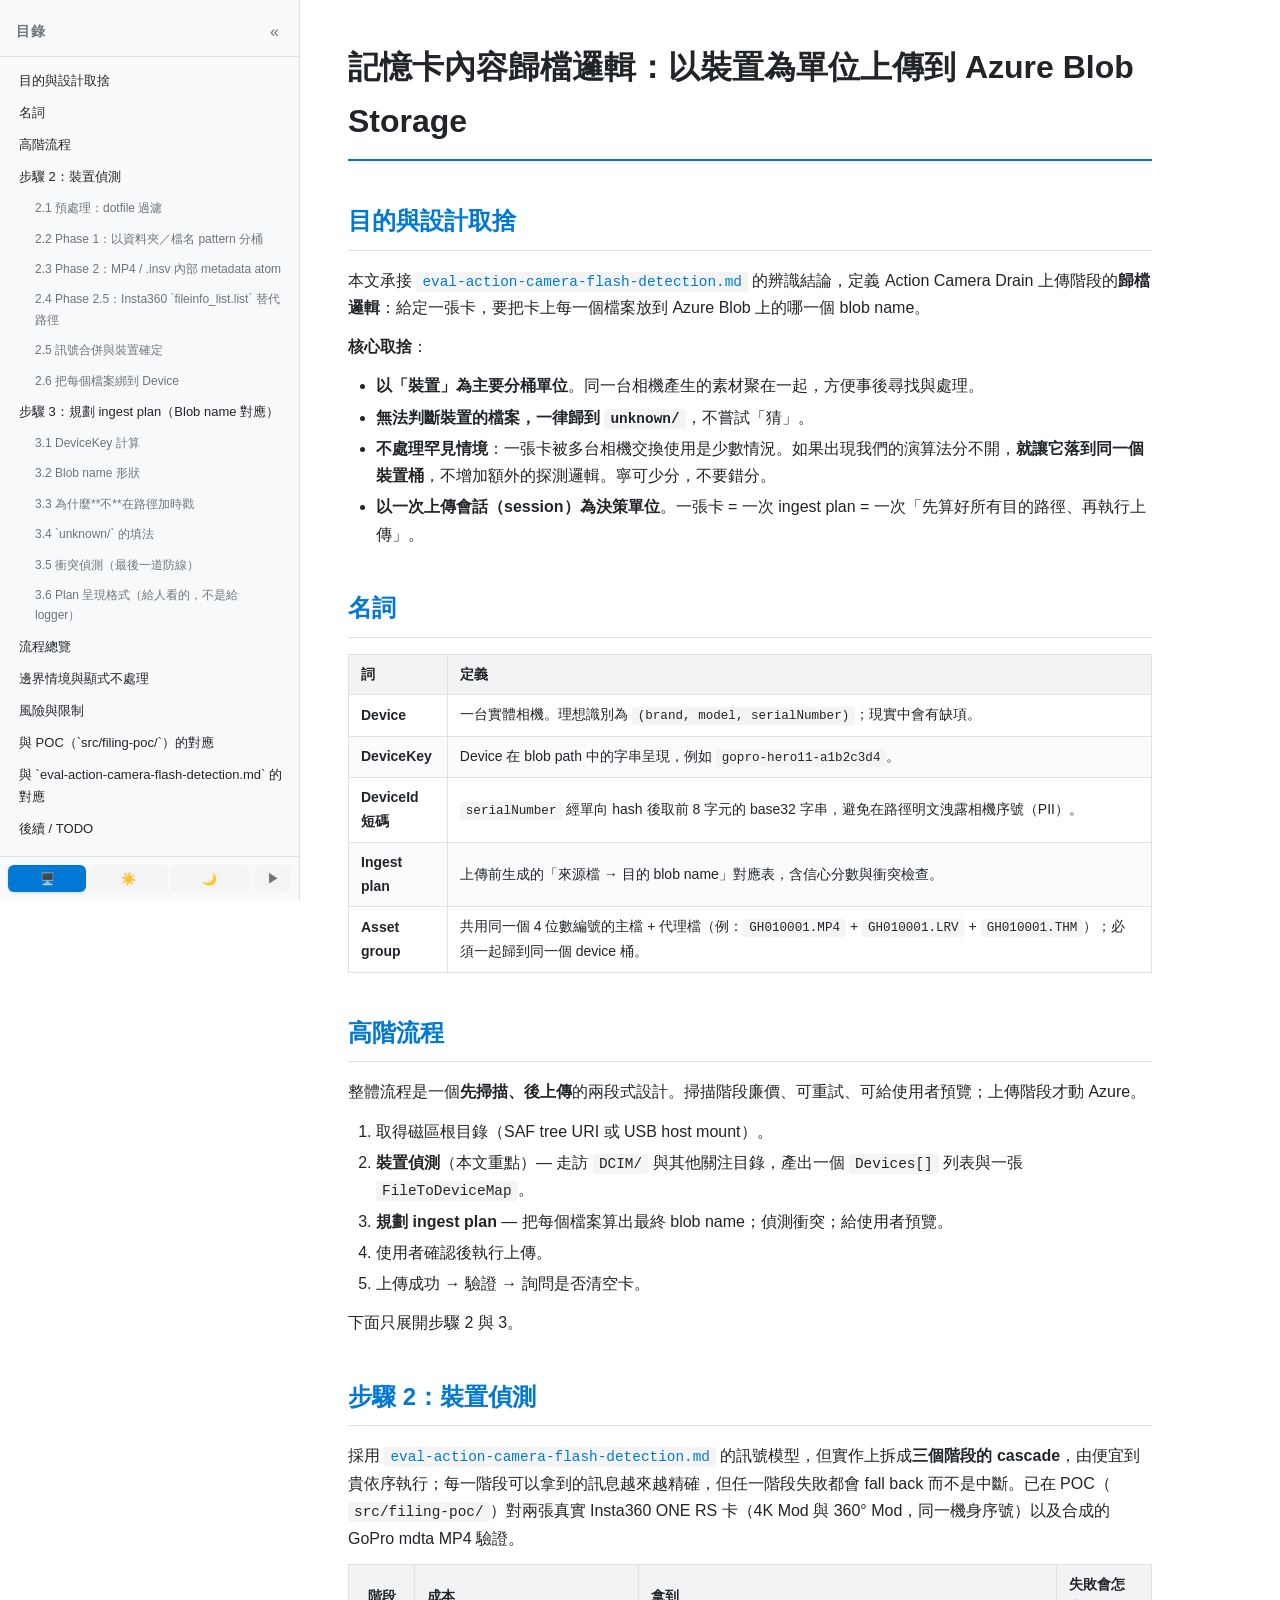
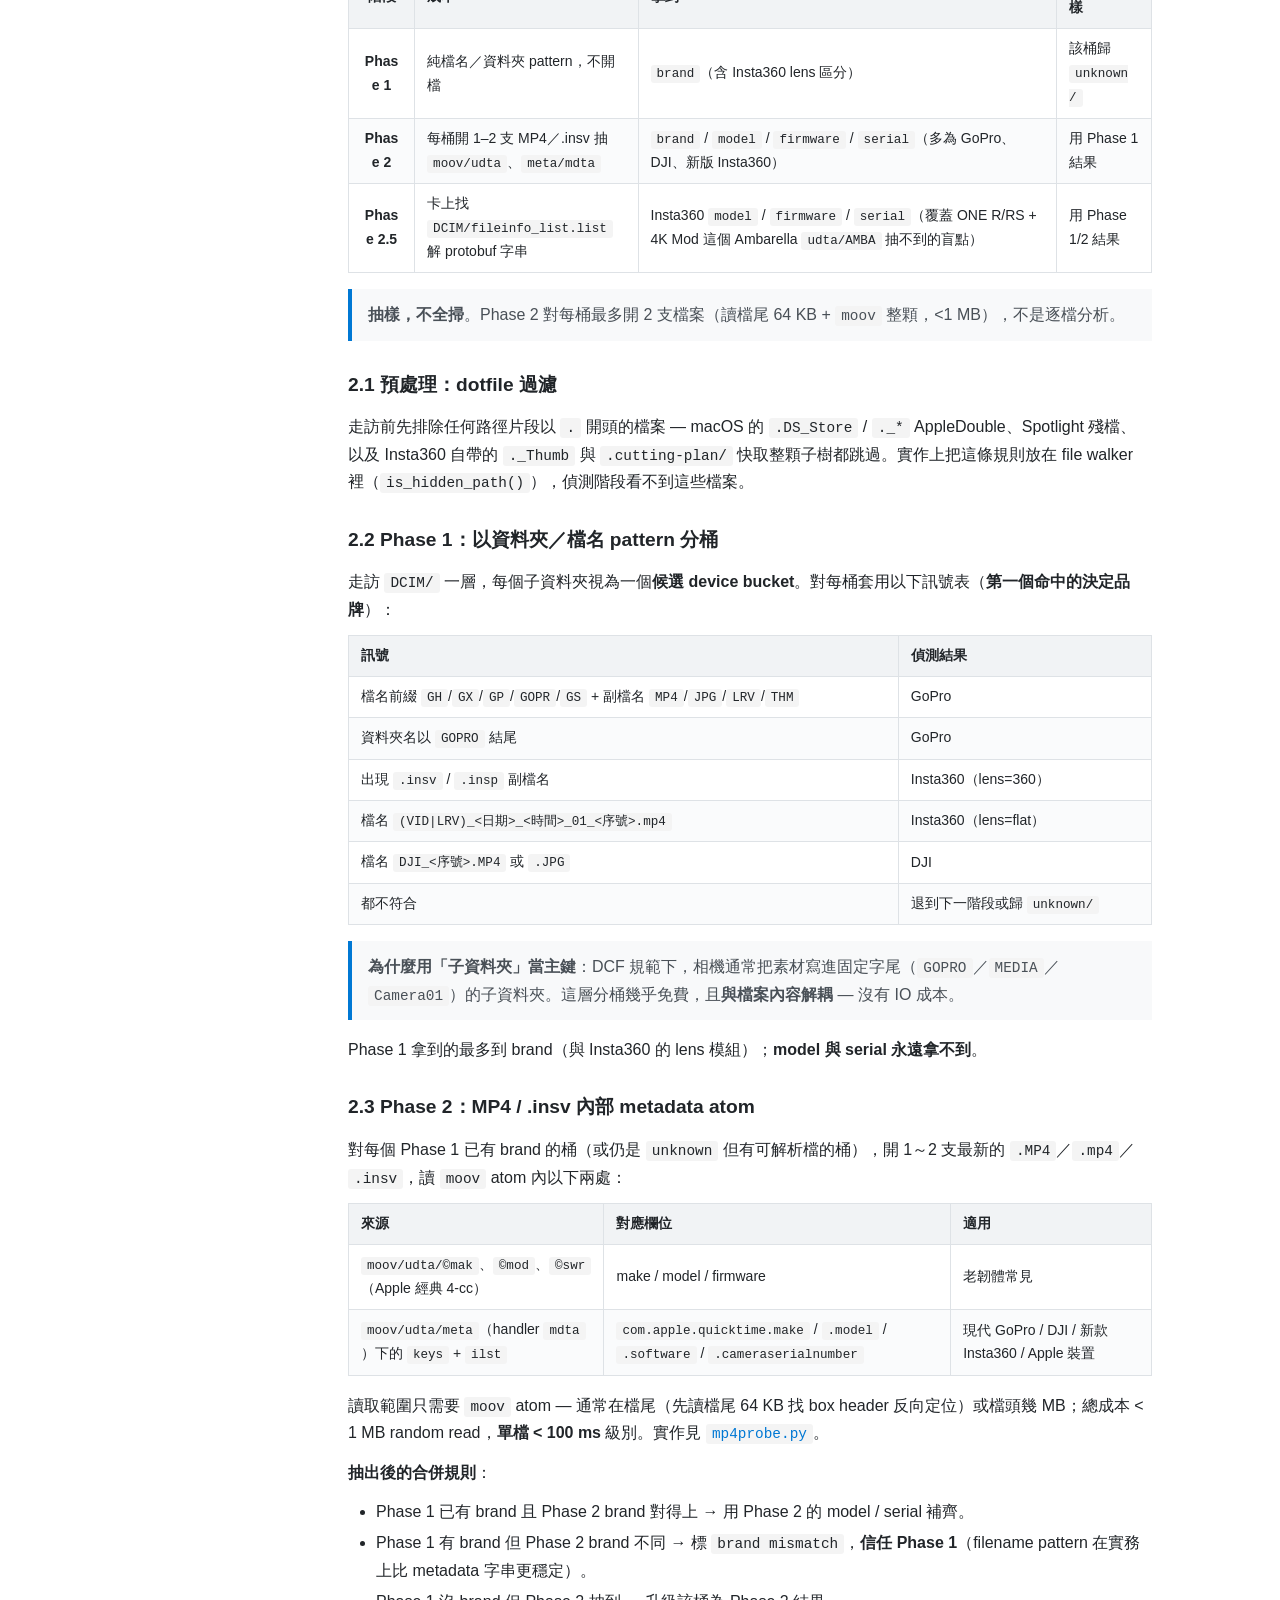
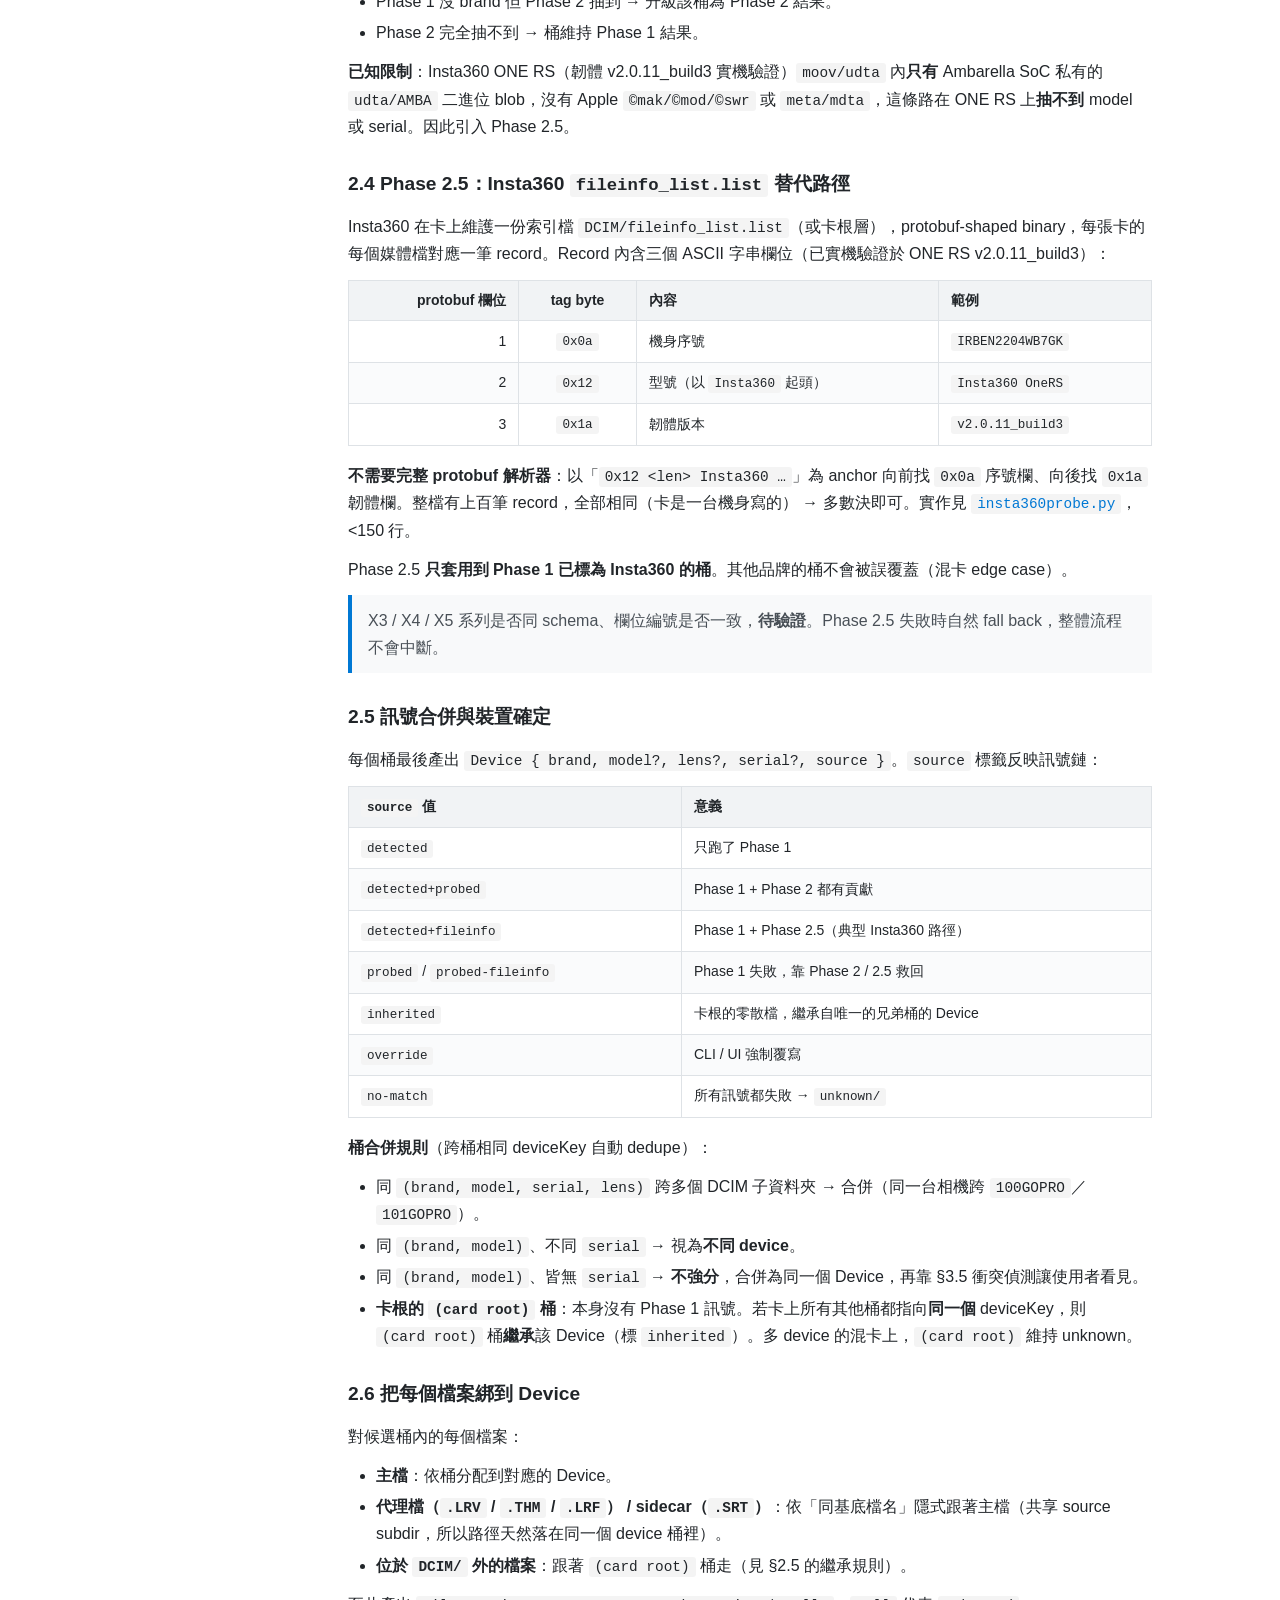
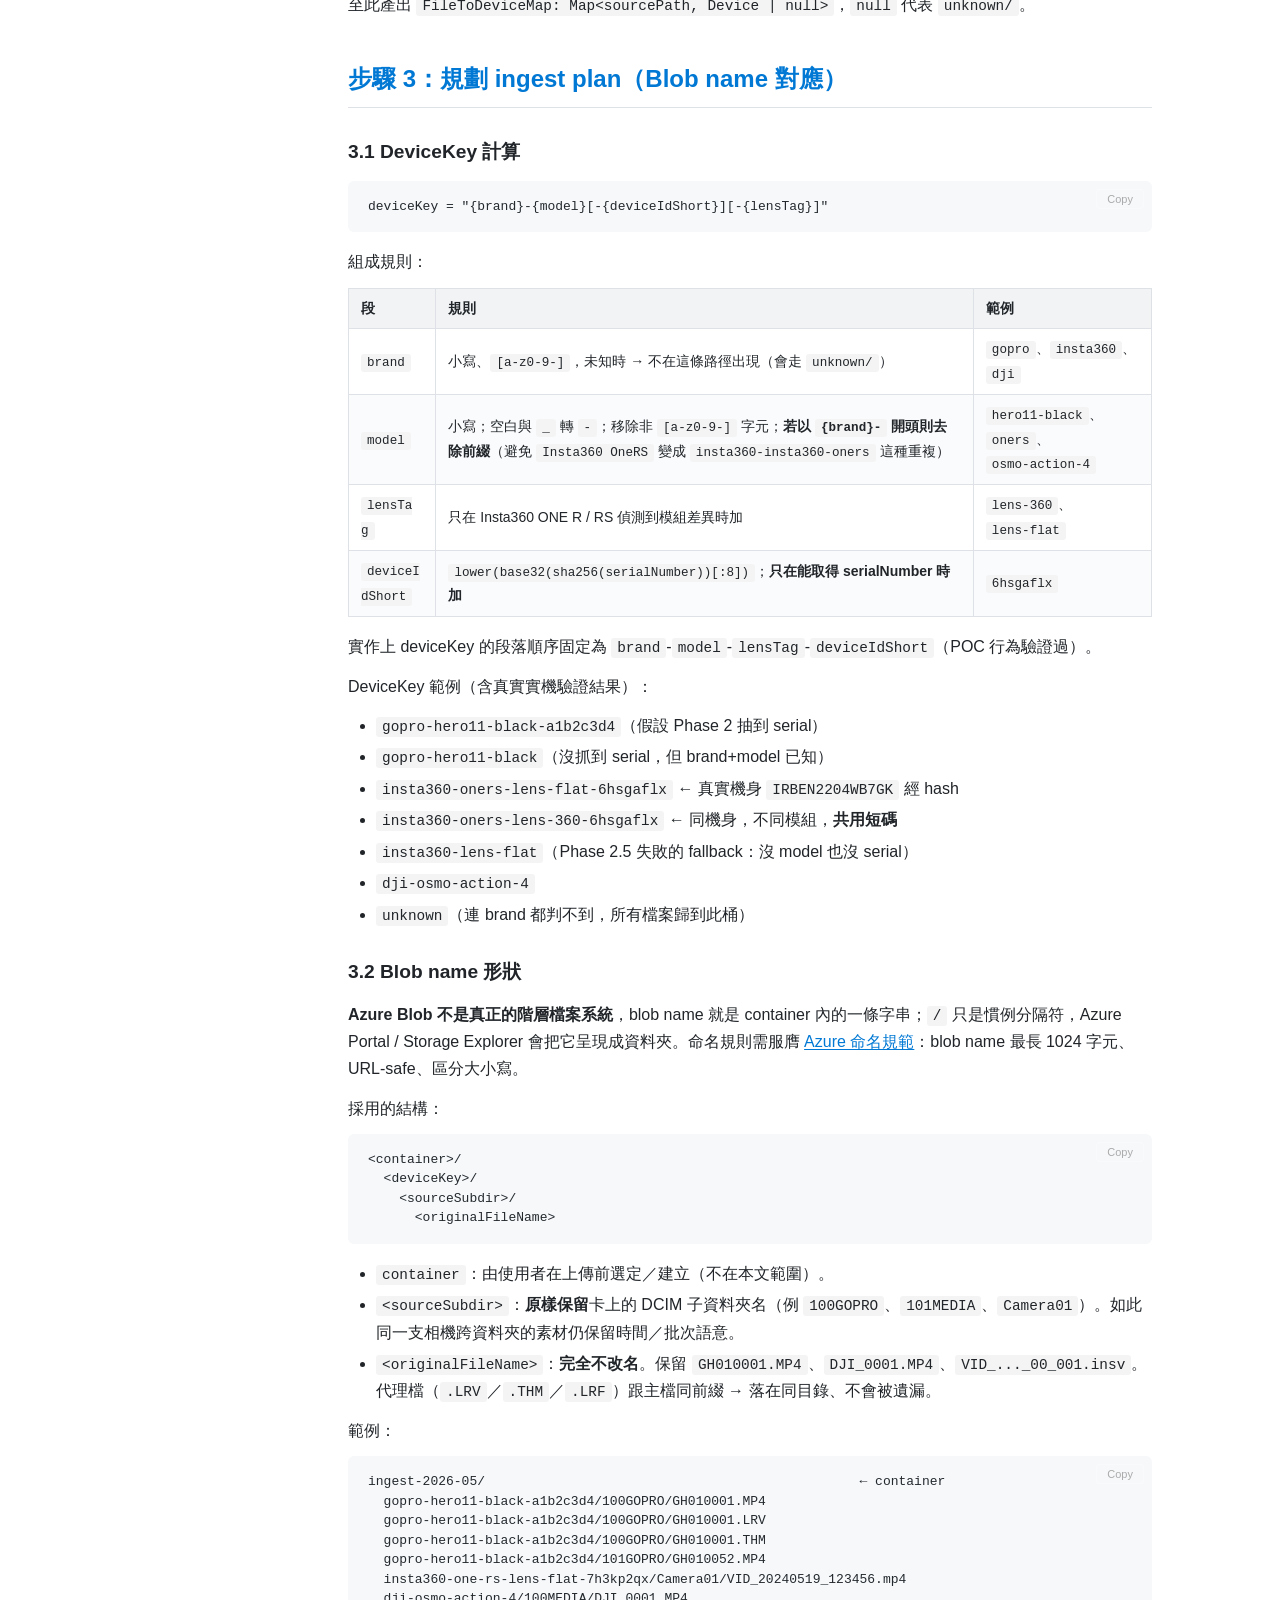
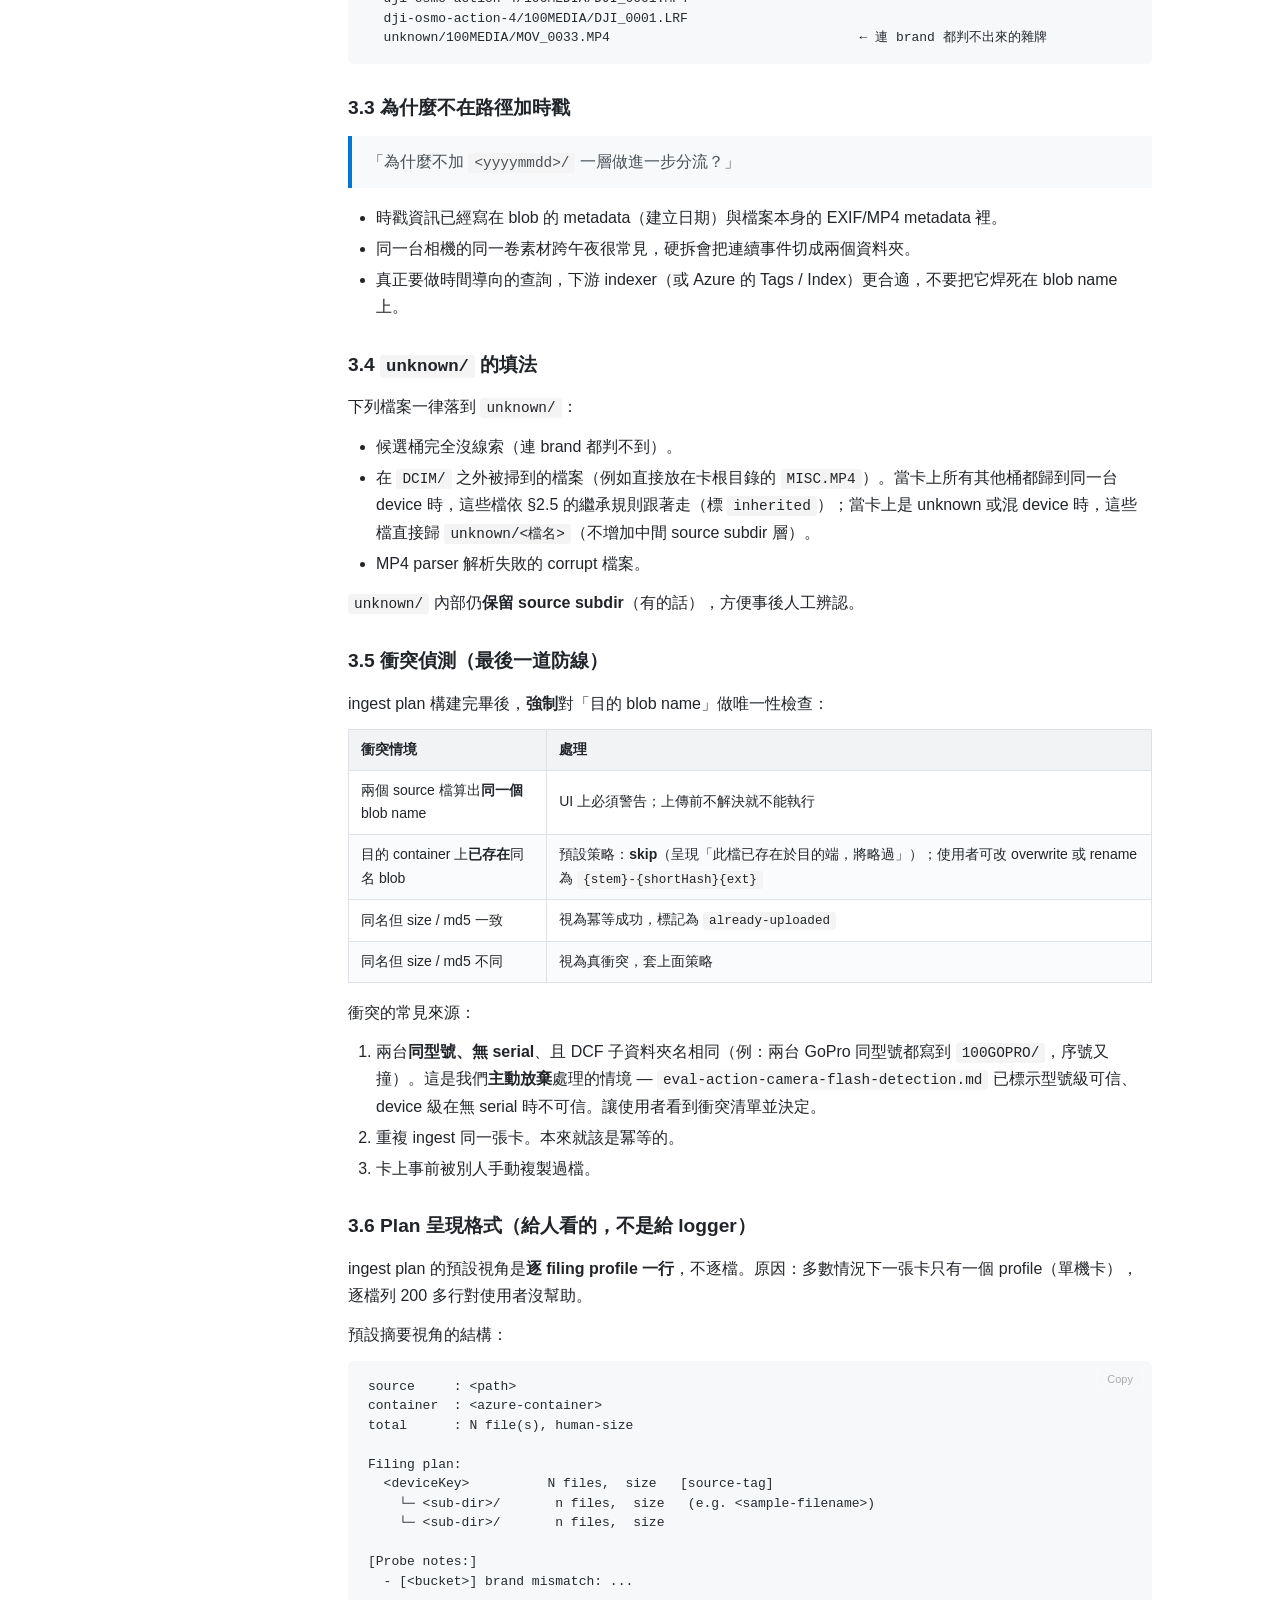
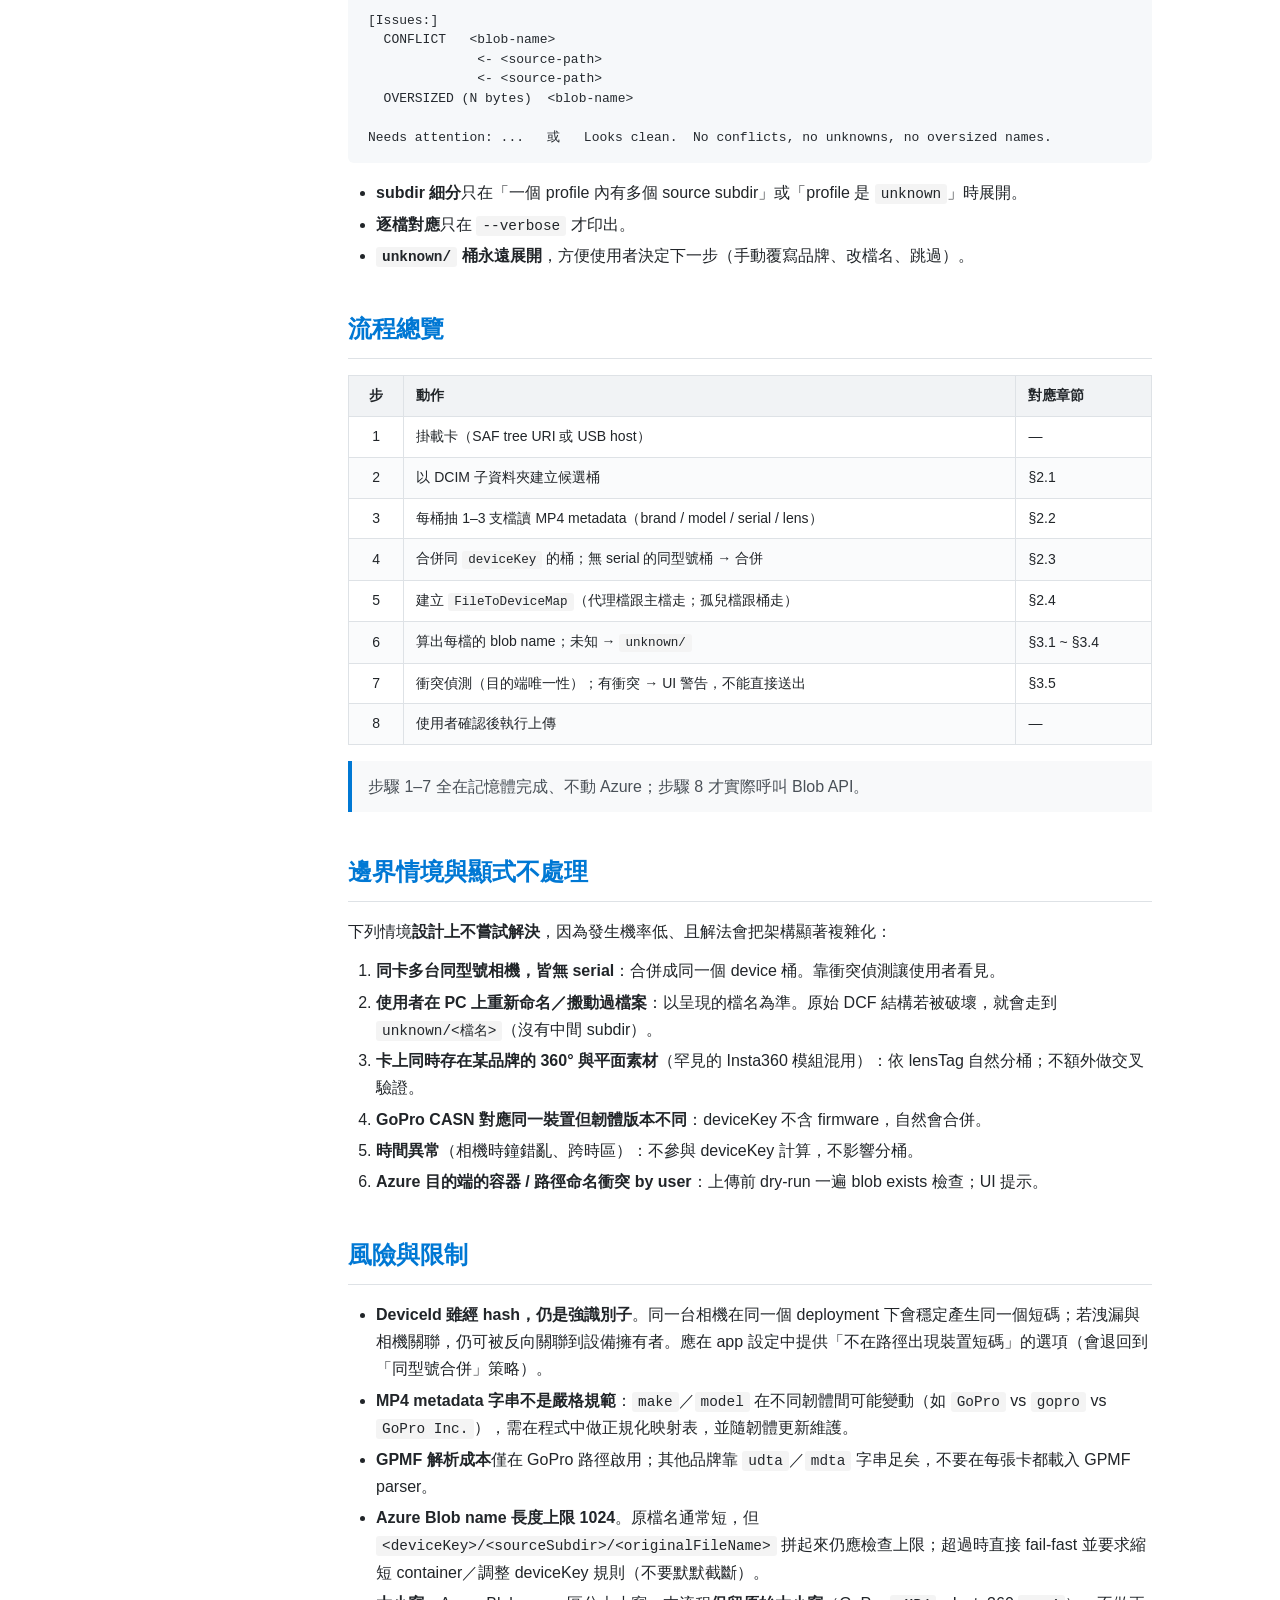
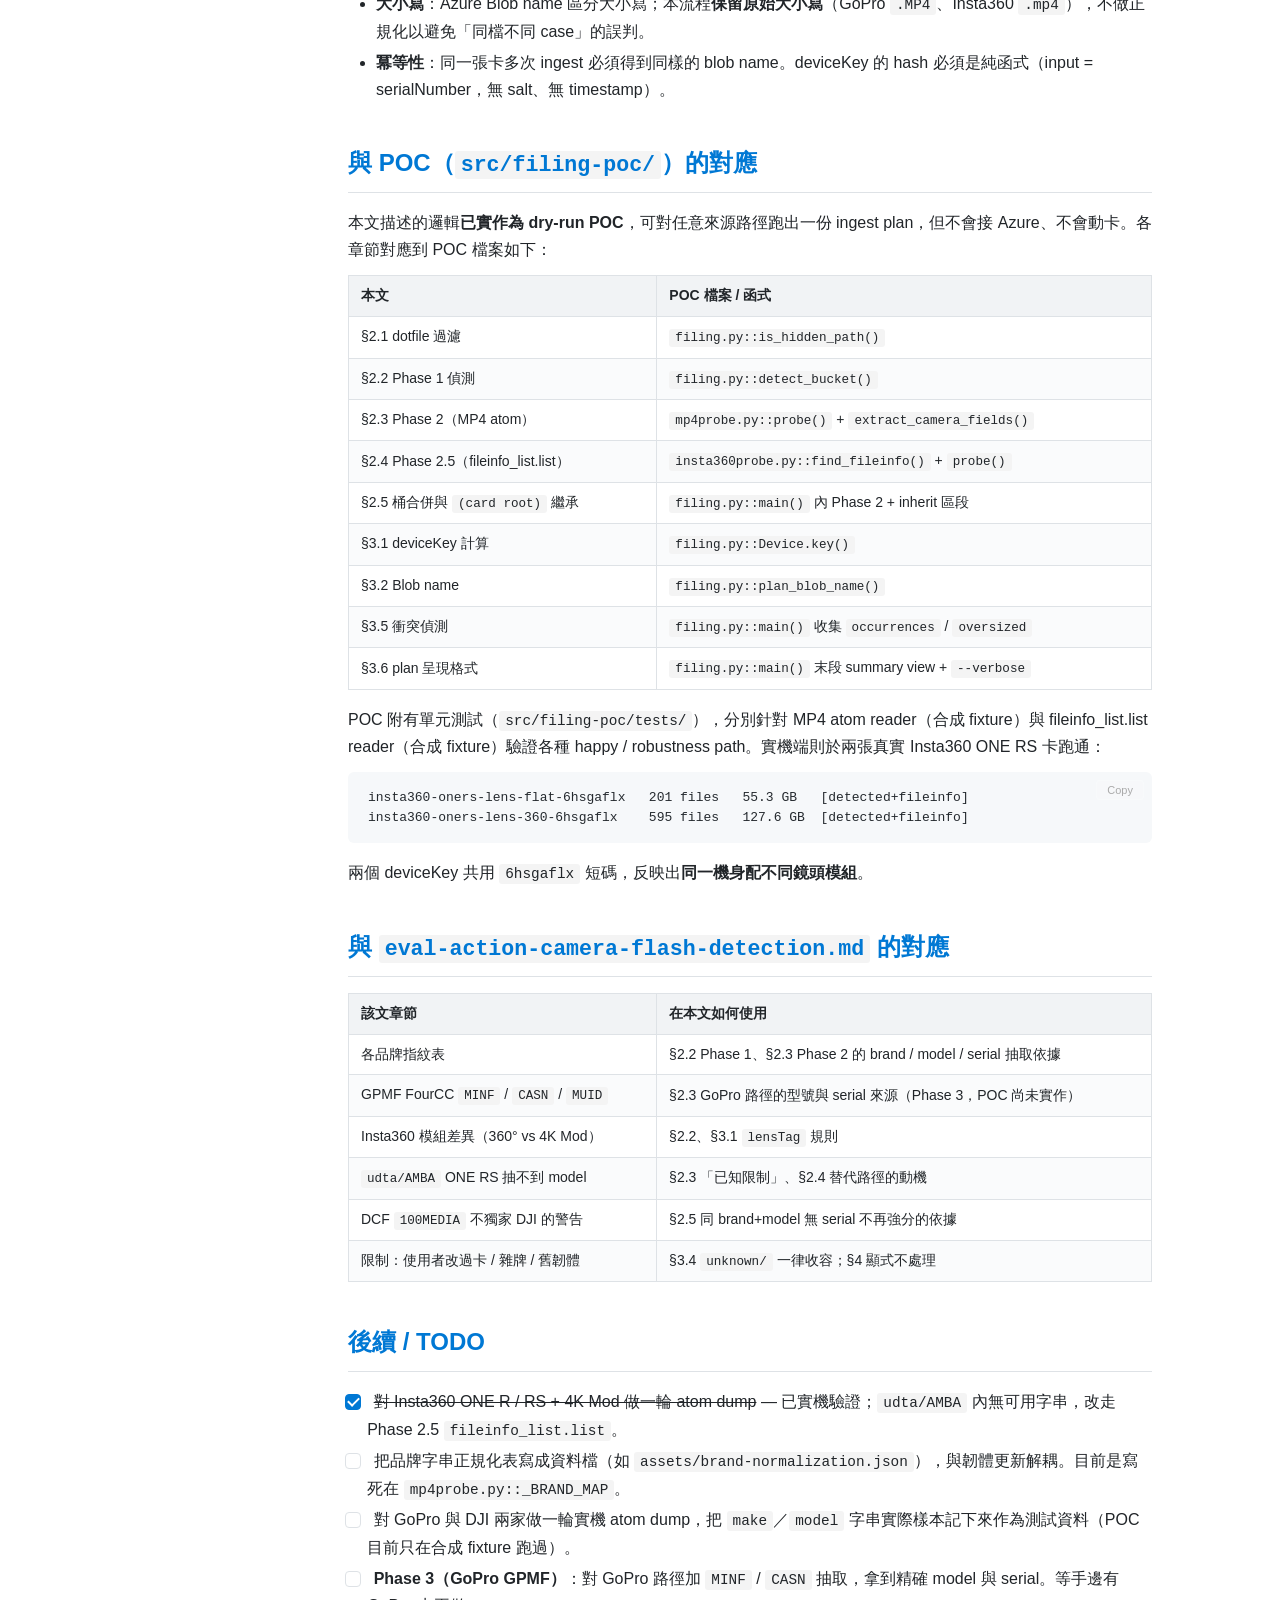
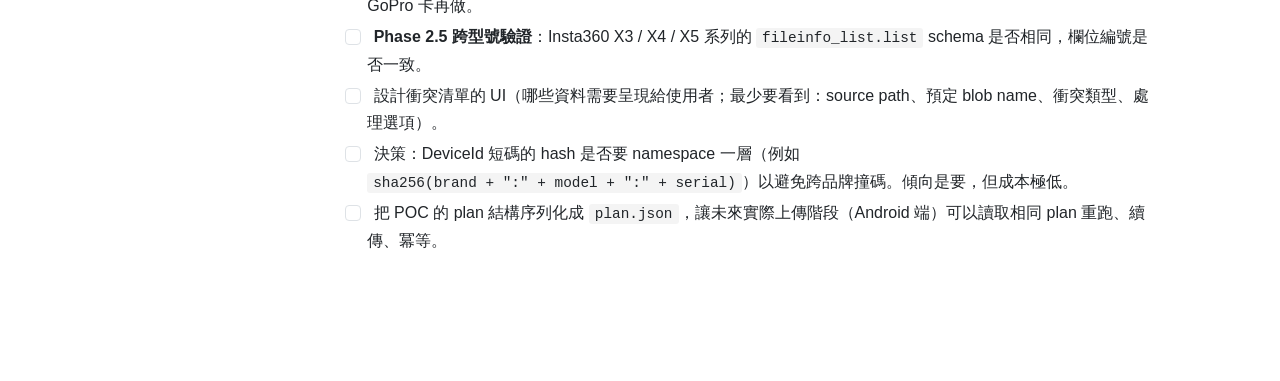
<file: docs/flash-filing-logic.html>
<!DOCTYPE html>
<html lang="zh-TW">
<head>
<meta charset="UTF-8">
<meta name="viewport" content="width=device-width, initial-scale=1.0">
<title>記憶卡內容歸檔邏輯：以裝置為單位上傳到 Azure Blob Storage | flash-filing-logic</title>
<link rel="icon" href="data:image/svg+xml,<svg xmlns='http://www.w3.org/2000/svg' viewBox='0 0 32 32'><rect x='6' y='2' width='20' height='28' rx='2' fill='%23fff' stroke='%230078d4' stroke-width='2'/><line x1='10' y1='10' x2='22' y2='10' stroke='%230078d4' stroke-width='1.5' stroke-linecap='round'/><line x1='10' y1='15' x2='22' y2='15' stroke='%23b0b0b0' stroke-width='1.5' stroke-linecap='round'/><line x1='10' y1='20' x2='18' y2='20' stroke='%23b0b0b0' stroke-width='1.5' stroke-linecap='round'/></svg>">
<meta name="description" content="Action Camera Drain 將記憶卡內容上傳到 Azure Blob 時，如何辨識來源裝置、決定目的路徑、處理衝突的判斷流程；無法辨識的一律歸到 unknown，不嘗試處理罕見的卡片交換情境。">
<meta name="author" content="dinowang">
<meta name="keywords" content="Azure Blob Storage, 歸檔, 運動相機, GoPro, Insta360, DJI, MP4 metadata, GPMF, 裝置辨識, 上傳">
<script>
// Apply theme early to prevent flash of wrong theme
(function(){var t=(function(){try{return localStorage.getItem('theme')}catch(_){return null}})()||'auto';var d=t==='auto'?window.matchMedia('(prefers-color-scheme:dark)').matches?'dark':'light':t;document.documentElement.setAttribute('data-theme',d)})();
</script>
<style>
:root {
  --sidebar-width: 300px;
  --bg-sidebar: #f8f9fa;
  --bg-main: #ffffff;
  --border-color: #dee2e6;
  --accent: #0078d4;
  --accent-bg: #e8f4fd;
  --text: #212529;
  --text-muted: #6c757d;
  --code-bg: #f4f4f4;
  --code-block-bg: #f6f8fa;
  --code-block-text: #24292e;
  --table-header-bg: #f1f3f5;
  --table-stripe-bg: #fafbfc;
  --blockquote-bg: #f8f9fa;
  --blockquote-text: #495057;
  --sidebar-hover: #e9ecef;
  --sidebar-scrollbar: #ccc;
  --lightbox-bg: rgba(0,0,0,0.7);
  --copy-btn-bg: #f0f0f0;
  --link-color: #0078d4;
  --link-visited: #68217a;
}
:root[data-theme="dark"] {
  --bg-sidebar: #1e1e1e;
  --bg-main: #181818;
  --border-color: #3a3a3a;
  --accent: #4da6ff;
  --accent-bg: #1a2e40;
  --text: #d4d4d4;
  --text-muted: #888;
  --code-bg: #2d2d2d;
  --code-block-bg: #0d0d0d;
  --code-block-text: #d4d4d4;
  --table-header-bg: #2a2a2a;
  --table-stripe-bg: #1f1f1f;
  --blockquote-bg: #222;
  --blockquote-text: #aaa;
  --sidebar-hover: #2a2a2a;
  --sidebar-scrollbar: #555;
  --lightbox-bg: rgba(0,0,0,0.85);
  --copy-btn-bg: #333;
  --link-color: #6cb6ff;
  --link-visited: #d2a8ff;
}
* { margin: 0; padding: 0; box-sizing: border-box; }
html { scroll-behavior: smooth; scroll-padding-top: 20px; }
body {
  font-family: -apple-system, BlinkMacSystemFont, "Segoe UI", Roboto, "Helvetica Neue", Arial, "Noto Sans TC", sans-serif;
  color: var(--text);
  background: var(--bg-main);
  line-height: 1.7;
  display: flex;
  min-height: 100vh;
  transition: background 0.2s ease, color 0.2s ease;
}

/* Sidebar */
nav.sidebar {
  position: fixed;
  top: 0;
  left: 0;
  bottom: 0;
  width: var(--sidebar-width);
  overflow: hidden;
  background: var(--bg-sidebar);
  border-right: 1px solid var(--border-color);
  padding: 20px 0 0;
  z-index: 100;
  scrollbar-width: thin;
  display: flex;
  flex-direction: column;
  transition: width 0.25s ease, min-width 0.25s ease;
}
nav.sidebar .toc-links {
  flex: 1 1 auto;
  overflow-y: auto;
  min-height: 0;
  padding-bottom: 8px;
  scrollbar-width: thin;
}
nav.sidebar::-webkit-scrollbar { width: 0; }
nav.sidebar::-webkit-scrollbar-thumb { background: var(--sidebar-scrollbar); border-radius: 2px; }
nav.sidebar .toc-title {
  font-size: 14px;
  font-weight: 700;
  color: var(--text-muted);
  text-transform: uppercase;
  letter-spacing: 0.5px;
  padding: 0 16px 12px;
  border-bottom: 1px solid var(--border-color);
  margin-bottom: 8px;
  display: flex;
  align-items: center;
  justify-content: space-between;
}
.toc-title-text { flex: 1; }
.sidebar-collapse-btn {
  border: none; background: transparent; color: var(--text-muted);
  font-size: 16px; cursor: pointer; padding: 0 4px; line-height: 1;
  transition: color 0.15s ease; flex-shrink: 0;
}
.sidebar-collapse-btn:hover { color: var(--text); }
nav.sidebar a {
  display: block;
  text-decoration: none;
  color: var(--text);
  padding: 5px 16px;
  font-size: 13px;
  border-left: 3px solid transparent;
  transition: all 0.15s ease;
}
nav.sidebar a.toc-h3 { padding-left: 32px; font-size: 12px; color: var(--text-muted); }
nav.sidebar a:hover { background: var(--sidebar-hover); color: var(--accent); }
nav.sidebar a.active {
  background: var(--accent-bg);
  color: var(--accent);
  border-left-color: var(--accent);
  font-weight: 600;
}
nav.sidebar a.active.toc-h3 { font-weight: 500; }
.toc-links::-webkit-scrollbar { width: 4px; }
.toc-links::-webkit-scrollbar-thumb { background: var(--sidebar-scrollbar); border-radius: 2px; }

/* Main content */
main.content {
  margin-left: var(--sidebar-width);
  flex: 1;
  max-width: 900px;
  padding: 40px 48px 80px;
  overflow-x: hidden;
  overflow-wrap: break-word;
  word-break: break-word;
  transition: margin-left 0.25s ease;
}
main.content h1 { font-size: 2em; margin: 0 0 16px; padding-bottom: 10px; border-bottom: 2px solid var(--accent); }
main.content h2 { font-size: 1.5em; margin: 40px 0 16px; padding-bottom: 8px; border-bottom: 1px solid var(--border-color); color: var(--accent); }
main.content h3 { font-size: 1.2em; margin: 28px 0 12px; }
main.content h4 { font-size: 1.05em; margin: 20px 0 8px; }
main.content p { margin: 0 0 12px; }
main.content ul, main.content ol { margin: 0 0 12px; padding-left: 28px; }
main.content li { margin-bottom: 4px; }
main.content hr { border: none; border-top: 1px solid var(--border-color); margin: 32px 0; }

main.content table {
  width: 100%;
  border-collapse: collapse;
  margin: 12px 0 16px;
  font-size: 14px;
}
main.content th, main.content td {
  border: 1px solid var(--border-color);
  padding: 8px 12px;
  text-align: left;
}
main.content th { background: var(--table-header-bg); font-weight: 600; }
main.content tr:nth-child(even) { background: var(--table-stripe-bg); }

main.content code {
  background: var(--code-bg);
  padding: 2px 6px;
  border-radius: 3px;
  font-size: 0.9em;
  font-family: "SFMono-Regular", Consolas, "Liberation Mono", Menlo, monospace;
}
main.content pre {
  background: var(--code-block-bg);
  color: var(--code-block-text);
  padding: 16px 20px;
  border-radius: 6px;
  overflow-x: auto;
  margin: 12px 0 16px;
  font-size: 13px;
  line-height: 1.5;
}
main.content pre code {
  background: transparent;
  padding: 0;
  color: inherit;
  font-size: inherit;
}
/* highlight.js syntax highlighting — GitHub Light theme */
pre code .hljs-doctag,
pre code .hljs-keyword,
pre code .hljs-meta .hljs-keyword,
pre code .hljs-template-tag,
pre code .hljs-template-variable,
pre code .hljs-type,
pre code .hljs-variable.language_ { color: #d73a49; }
pre code .hljs-title,
pre code .hljs-title.class_,
pre code .hljs-title.class_.inherited__,
pre code .hljs-title.function_ { color: #6f42c1; }
pre code .hljs-attr,
pre code .hljs-attribute,
pre code .hljs-literal,
pre code .hljs-meta,
pre code .hljs-number,
pre code .hljs-operator,
pre code .hljs-selector-attr,
pre code .hljs-selector-class,
pre code .hljs-selector-id,
pre code .hljs-variable { color: #005cc5; }
pre code .hljs-meta .hljs-string,
pre code .hljs-regexp,
pre code .hljs-string { color: #032f62; }
pre code .hljs-built_in,
pre code .hljs-symbol { color: #e36209; }
pre code .hljs-code,
pre code .hljs-comment,
pre code .hljs-formula { color: #6a737d; }
pre code .hljs-name,
pre code .hljs-quote,
pre code .hljs-selector-pseudo,
pre code .hljs-selector-tag { color: #22863a; }
pre code .hljs-subst { color: #24292e; }
pre code .hljs-section { color: #005cc5; font-weight: 700; }
pre code .hljs-bullet { color: #735c0f; }
pre code .hljs-emphasis { font-style: italic; }
pre code .hljs-strong { font-weight: 700; }
pre code .hljs-addition { color: #22863a; background-color: #f0fff4; }
pre code .hljs-deletion { color: #b31d28; background-color: #ffeef0; }
/* highlight.js syntax highlighting — GitHub Dark theme */
[data-theme="dark"] pre code .hljs-doctag,
[data-theme="dark"] pre code .hljs-keyword,
[data-theme="dark"] pre code .hljs-meta .hljs-keyword,
[data-theme="dark"] pre code .hljs-template-tag,
[data-theme="dark"] pre code .hljs-template-variable,
[data-theme="dark"] pre code .hljs-type,
[data-theme="dark"] pre code .hljs-variable.language_ { color: #ff7b72; }
[data-theme="dark"] pre code .hljs-title,
[data-theme="dark"] pre code .hljs-title.class_,
[data-theme="dark"] pre code .hljs-title.class_.inherited__,
[data-theme="dark"] pre code .hljs-title.function_ { color: #d2a8ff; }
[data-theme="dark"] pre code .hljs-attr,
[data-theme="dark"] pre code .hljs-attribute,
[data-theme="dark"] pre code .hljs-literal,
[data-theme="dark"] pre code .hljs-meta,
[data-theme="dark"] pre code .hljs-number,
[data-theme="dark"] pre code .hljs-operator,
[data-theme="dark"] pre code .hljs-selector-attr,
[data-theme="dark"] pre code .hljs-selector-class,
[data-theme="dark"] pre code .hljs-selector-id,
[data-theme="dark"] pre code .hljs-variable { color: #79c0ff; }
[data-theme="dark"] pre code .hljs-meta .hljs-string,
[data-theme="dark"] pre code .hljs-regexp,
[data-theme="dark"] pre code .hljs-string { color: #a5d6ff; }
[data-theme="dark"] pre code .hljs-built_in,
[data-theme="dark"] pre code .hljs-symbol { color: #ffa657; }
[data-theme="dark"] pre code .hljs-code,
[data-theme="dark"] pre code .hljs-comment,
[data-theme="dark"] pre code .hljs-formula { color: #8b949e; }
[data-theme="dark"] pre code .hljs-name,
[data-theme="dark"] pre code .hljs-quote,
[data-theme="dark"] pre code .hljs-selector-pseudo,
[data-theme="dark"] pre code .hljs-selector-tag { color: #7ee787; }
[data-theme="dark"] pre code .hljs-subst { color: #c9d1d9; }
[data-theme="dark"] pre code .hljs-section { color: #1f6feb; font-weight: 700; }
[data-theme="dark"] pre code .hljs-bullet { color: #f2cc60; }
[data-theme="dark"] pre code .hljs-addition { color: #aff5b4; background-color: #033a16; }
[data-theme="dark"] pre code .hljs-deletion { color: #ffdcd7; background-color: #67060c; }
main.content blockquote {
  border-left: 4px solid var(--accent);
  background: var(--blockquote-bg);
  padding: 12px 16px;
  margin: 12px 0 16px;
  color: var(--blockquote-text);
}
main.content blockquote p { margin-bottom: 4px; }
main.content blockquote p:last-child { margin-bottom: 0; }
main.content img {
  max-width: 100%;
  height: auto;
  /* border: 1px solid var(--border-color); */
  border-radius: 6px;
  margin: 8px 0;
  /* box-shadow: 0 2px 8px rgba(0,0,0,0.08); */
  cursor: zoom-in;
}
main.content p:has(> img:only-child) {
  text-align: center;
}
main.content a { color: var(--link-color); text-decoration: underline; text-underline-offset: 2px; }
main.content a:visited { color: var(--link-visited); }
main.content a:hover { color: var(--accent); }
main.content ul.contains-task-list { list-style: none; padding-left: 1.2em; }
main.content li.task-list-item { list-style: none; position: relative; padding-left: 0; }
/* GFM-style task list checkboxes: 自訂外觀，比原生 checkbox 易讀 */
main.content li.task-list-item > input[type="checkbox"] {
  appearance: none;
  -webkit-appearance: none;
  width: 16px;
  height: 16px;
  margin: 0 8px 0 -22px;
  vertical-align: -3px;
  border: 1px solid var(--border-color);
  border-radius: 4px;
  background: var(--bg);
  cursor: default;
  position: relative;
  flex-shrink: 0;
  transition: background 0.15s ease, border-color 0.15s ease;
}
main.content li.task-list-item > input[type="checkbox"]:checked {
  background: var(--accent);
  border-color: var(--accent);
}
main.content li.task-list-item > input[type="checkbox"]:checked::after {
  content: '';
  position: absolute;
  left: 4px;
  top: 0px;
  width: 5px;
  height: 9px;
  border: solid #fff;
  border-width: 0 2px 2px 0;
  transform: rotate(45deg);
}
main.content li.task-list-item > input[type="checkbox"]:disabled {
  opacity: 1;
}
main.content input[type="checkbox"] { margin-right: 6px; }

/* Inline code Copy button (popup 方式，不佔用文字流空間) */
.inline-code-wrapper {
  position: relative;
  display: inline-block;
}
/* 用 ::after 偽元素向右延伸 hover 區域，讓滑鼠移向 Copy 按鈕時不會斷開 */
.inline-code-wrapper::after {
  content: '';
  position: absolute;
  top: 0;
  right: -50px;
  width: 50px;
  height: 100%;
  pointer-events: none;
}
.inline-code-wrapper:hover::after {
  pointer-events: auto;
}
.copy-btn {
  font-family: inherit;
  font-size: 11px;
  cursor: pointer;
  border: 1px solid var(--border-color);
  border-radius: 4px;
  background: var(--copy-btn-bg);
  color: var(--text-muted);
  transition: all 0.15s ease;
  white-space: nowrap;
  user-select: none;
  -webkit-user-select: none;
}
.copy-btn:hover {
  background: var(--accent);
  color: #fff;
  border-color: var(--accent);
}
.inline-copy {
  position: absolute;
  right: 0;
  top: 50%;
  transform: translate(calc(100% + 4px), -50%);
  opacity: 0;
  pointer-events: none;
  padding: 1px 5px;
  transition: opacity 0.15s ease;
  z-index: 10;
}
.inline-code-wrapper:hover .inline-copy {
  opacity: 1;
  pointer-events: auto;
}

/* Code block Copy button */
.code-block-wrapper {
  position: relative;
  margin: 12px 0 16px;
}
.code-block-wrapper pre {
  margin: 0;
}
.code-block-copy {
  position: absolute;
  top: 8px;
  right: 8px;
  padding: 3px 10px;
  background: rgba(255,255,255,0.12);
  color: #aaa;
  border-color: rgba(255,255,255,0.2);
  z-index: 1;
}
.code-block-copy:hover {
  background: var(--accent);
  color: #fff;
  border-color: var(--accent);
}

/* Lightbox overlay */
.lightbox-overlay {
  position: fixed;
  top: 0;
  left: 0;
  width: 100%;
  height: 100%;
  background: var(--lightbox-bg);
  z-index: 9999;
  display: flex;
  align-items: center;
  justify-content: center;
  cursor: zoom-out;
  opacity: 0;
  transition: opacity 0.25s ease;
}
.lightbox-overlay.active {
  opacity: 1;
}
.lightbox-overlay > img,
.lightbox-overlay > span {
  position: absolute;
  border: none;
  border-radius: 4px;
  box-shadow: 0 8px 32px rgba(0,0,0,0.4);
  cursor: zoom-out;
  transition: all 0.3s ease;
  max-width: 90vw;
  max-height: 90vh;
}
.lightbox-overlay > img {
  object-fit: contain;
}
.lightbox-overlay > span {
  display: block;
  overflow: visible;
}
.lightbox-overlay > span > img {
  width: 100%;
  height: 100%;
  display: block;
  object-fit: contain;
  border-radius: 4px;
}

/* Sidebar collapsed state */
nav.sidebar.sidebar-collapsed {
  width: 40px;
  min-width: 40px;
  padding: 20px 0 0;
}
nav.sidebar.sidebar-collapsed .toc-title {
  padding: 0 0 12px;
  justify-content: center;
}
nav.sidebar.sidebar-collapsed .toc-title-text,
nav.sidebar.sidebar-collapsed .toc-links,
nav.sidebar.sidebar-collapsed .sidebar-controls {
  display: none;
}
nav.sidebar.sidebar-collapsed .sidebar-collapse-btn {
  padding: 4px;
}
body.sidebar-is-collapsed main.content {
  margin-left: 40px;
}

/* Sidebar bottom controls */
.sidebar-controls {
  flex: 0 0 auto;
  padding: 8px;
  border-top: 1px solid var(--border-color);
  margin-top: auto;
  display: flex;
  align-items: stretch;
  gap: 6px;
  height: 44px;
  box-sizing: border-box;
}
.theme-switcher {
  flex: 1 1 auto;
  display: grid;
  grid-template-columns: 1fr 1fr 1fr;
  gap: 3px;
  min-width: 0;
}
.theme-option {
  border: none;
  background: var(--code-bg);
  color: var(--text-muted);
  font-size: 12px;
  font-family: inherit;
  padding: 0;
  border-radius: 6px;
  cursor: pointer;
  transition: all 0.15s ease;
  user-select: none;
  -webkit-user-select: none;
  display: flex; align-items: center; justify-content: center;
  min-width: 0;
  overflow: hidden;
}
.theme-option:hover { color: var(--text); }
.theme-option.active {
  background: var(--accent);
  color: #fff;
  font-weight: 600;
  box-shadow: 0 1px 3px rgba(0,0,0,0.15);
}

/* Mobile floating expand button — only shown on small screens when sidebar collapsed */
.mobile-expand-btn {
  display: none;
  position: fixed;
  top: 50%;
  left: 0;
  transform: translateY(-50%);
  z-index: 150;
  width: 32px;
  height: 64px;
  border: none;
  background: var(--bg-sidebar);
  color: var(--text-muted);
  border-right: 1px solid var(--border-color);
  border-top-right-radius: 8px;
  border-bottom-right-radius: 8px;
  font-size: 18px;
  cursor: pointer;
  padding: 0;
  box-shadow: 2px 0 8px rgba(0,0,0,0.15);
  transition: color 0.15s ease, background 0.15s ease;
}
.mobile-expand-btn:hover { color: var(--text); background: var(--code-bg); }

/* Small screens: default to collapsed, expand via overlay */
@media (max-width: 900px) {
  nav.sidebar {
    transform: translateX(-100%);
    transition: transform 0.25s ease;
    width: var(--sidebar-width);
    min-width: var(--sidebar-width);
    overflow: visible;
  }
  nav.sidebar.sidebar-expanded {
    transform: translateX(0);
    z-index: 200;
    box-shadow: 4px 0 16px rgba(0,0,0,0.2);
  }
  nav.sidebar.sidebar-expanded .toc-title {
    padding: 0 16px 12px;
    justify-content: flex-start;
  }
  nav.sidebar.sidebar-expanded .toc-title-text,
  nav.sidebar.sidebar-expanded .toc-links,
  nav.sidebar.sidebar-expanded .sidebar-controls {
    display: flex;
  }
  nav.sidebar.sidebar-expanded .toc-links {
    display: block;
  }
  /* In-sidebar collapse button becomes a tab anchored to the right edge of sidebar */
  nav.sidebar .sidebar-collapse-btn {
    position: absolute;
    top: 50%;
    left: 100%;
    transform: translateY(-50%);
    width: 32px;
    height: 64px;
    background: var(--bg-sidebar);
    color: var(--text-muted);
    border: 1px solid var(--border-color);
    border-left: none;
    border-top-right-radius: 8px;
    border-bottom-right-radius: 8px;
    font-size: 18px;
    padding: 0;
    box-shadow: 2px 0 8px rgba(0,0,0,0.15);
    z-index: 201;
  }
  main.content {
    margin-left: 0;
    padding: 24px;
  }
  body.sidebar-is-collapsed main.content {
    margin-left: 0;
  }
  .mobile-expand-btn {
    display: block;
  }
  nav.sidebar.sidebar-expanded ~ .mobile-expand-btn,
  body:has(nav.sidebar.sidebar-expanded) .mobile-expand-btn {
    display: none;
  }
}
@media (max-width: 600px) {
  main.content { padding: 16px 12px 48px; max-width: 100vw; }
  main.content h1 { font-size: 1.5em; }
  main.content h2 { font-size: 1.25em; margin: 28px 0 12px; }
  main.content h3 { font-size: 1.1em; margin: 20px 0 8px; }
  main.content table { font-size: 13px; }
  main.content th, main.content td { padding: 6px 8px; }
  .inline-copy { display: none; }
  nav.sidebar.sidebar-expanded { width: 220px; min-width: 220px; }
  .theme-option, .slides-btn { font-size: 11px; }
}

/* Print page setup with customised margin-box headers/footers.
   Supported on Chromium 131+ (Chrome, Edge). Safari/Firefox ignore the
   margin-box content and fall back to their built-in browser header/footer.
   When margin-box content is present, Chromium auto-suppresses its default
   built-in header (date + title) and footer (URL + page numbers). */
@page {
  size: A4;
  margin: 18mm 18mm 22mm 18mm;

  @top-left {
    content: "記憶卡內容歸檔邏輯：以裝置為單位上傳到 Azure Blob Storage";
    font: 10pt / 1.2 -apple-system, "Segoe UI", system-ui, sans-serif;
    color: #555;
    padding-bottom: 4mm;
  }
  @top-right {
    content: "2026-05-19 09:55:00";
    font: 10pt / 1.2 -apple-system, "Segoe UI", system-ui, sans-serif;
    color: #777;
    padding-bottom: 4mm;
  }
  @bottom-left {
    content: "dinowang";
    font: 9pt / 1.2 -apple-system, "Segoe UI", system-ui, sans-serif;
    color: #777;
    padding-top: 4mm;
  }
  @bottom-right {
    content: "Page " counter(page) " of " counter(pages);
    font: 9pt / 1.2 -apple-system, "Segoe UI", system-ui, sans-serif;
    color: #777;
    padding-top: 4mm;
  }
}

/* Print mode: hide sidebar, controls, and any floating UI; show only the
   document body in full width with print-friendly colors. */
@media print {
  /* Force a clean white background regardless of user theme */
  :root, [data-theme="dark"] {
    --bg-main: #ffffff;
    --bg-sidebar: #ffffff;
    --text: #000000;
    --text-muted: #333333;
    --accent: #0a4d8c;
    --accent-bg: transparent;
    --border-color: #999999;
    --code-bg: #f0f0f0;
    --code-block-bg: #f6f6f6;
    --code-block-text: #000000;
    --table-header-bg: #eeeeee;
    --table-stripe-bg: #f6f6f6;
    --blockquote-bg: transparent;
    --blockquote-border: #999999;
    --blockquote-text: #333333;
  }
  body { background: #ffffff; color: #000000; }

  /* Hide chrome */
  nav.sidebar,
  .sidebar-collapse-btn,
  .mobile-expand-btn,
  .copy-btn,
  .inline-copy,
  .slides-btn,
  .theme-switcher,
  .sidebar-controls,
  .presentation-overlay,
  .presentation-close,
  .laser-dot,
  /* lightbox overlay (markdown-to-html) */
  .lightbox-overlay,
  /* animation-maker floating overlays (host + controls) */
  [data-anim-host],
  [data-anim-ctrl] {
    display: none !important;
  }

  /* Inline-code wrapper still shows the code (just hide the hover copy btn,
     covered above), so no change there. */

  /* Expand main content to the full page; remove the sidebar offset */
  main.content {
    margin: 0 !important;
    padding: 0 !important;
    max-width: none !important;
    width: 100% !important;
  }
  body.sidebar-is-collapsed main.content,
  body main.content {
    margin-left: 0 !important;
  }

  /* Print typography niceties */
  main.content a {
    color: #000000;
    text-decoration: underline;
  }
  main.content h1, main.content h2, main.content h3, main.content h4 {
    page-break-after: avoid;
  }
  main.content pre, main.content table, main.content blockquote, main.content img {
    page-break-inside: avoid;
  }
  main.content img {
    max-width: 100% !important;
    height: auto !important;
  }
  /* If a link has an http(s):// URL, append it after the text for paper trails.
     Skip anchors (same-page) and obviously-internal hrefs. */
  main.content a[href^="http"]::after {
    content: " (" attr(href) ")";
    font-size: 0.85em;
    color: #555;
    word-break: break-all;
  }
}

/* Presentation overlay */
.presentation-overlay {
  display: none;
  position: fixed; top: 0; left: 0; width: 100vw; height: 100vh;
  z-index: 99999;
}
.presentation-overlay.active { display: block; cursor: none; }
.presentation-overlay.active * { cursor: none; }
.presentation-overlay.active .reveal .controls { cursor: pointer; }
.presentation-loading {
  position: absolute; top: 50%; left: 50%; transform: translate(-50%, -50%);
  width: 36px; height: 36px; border: 3px solid rgba(128,128,128,0.2);
  border-top-color: var(--accent); border-radius: 50%;
  animation: spin 0.8s linear infinite;
}
@keyframes spin { to { transform: translate(-50%, -50%) rotate(360deg); } }
.laser-dot {
  position: fixed; width: 21px; height: 21px; border-radius: 50%;
  background: #e00; box-shadow: 0 0 8px 3px rgba(224,0,0,0.5);
  pointer-events: none; z-index: 100001; transform: translate(-50%,-50%);
  display: none;
}
.presentation-close {
  position: fixed; top: 12px; right: 16px; z-index: 100000;
  background: rgba(128,128,128,0.3); border: none; color: #fff;
  font-size: 24px; width: 40px; height: 40px; border-radius: 50%;
  cursor: pointer; display: none; align-items: center; justify-content: center;
  backdrop-filter: blur(4px); transition: background 0.2s;
}
.presentation-close:hover { background: rgba(128,128,128,0.5); }
.presentation-overlay.active ~ .presentation-close { display: flex; }

/* Reveal slide content styling */
.presentation-overlay .reveal .slides section { text-align: left; }
.presentation-overlay .reveal .slides h1 { font-size: 1.6em; margin-bottom: 0.4em; border: none; padding: 0; }
.presentation-overlay .reveal .slides h2 { font-size: 1.3em; margin-bottom: 0.3em; border: none; padding: 0; }
.presentation-overlay .reveal .slides h3 { font-size: 1.1em; margin-top: 0.6em; margin-bottom: 0.3em; border: none; padding: 0; }
.presentation-overlay .reveal .slides h4 { font-size: 0.95em; margin-top: 0.5em; margin-bottom: 0.2em; border: none; padding: 0; }
.presentation-overlay .reveal .slides p,
.presentation-overlay .reveal .slides li,
.presentation-overlay .reveal .slides td,
.presentation-overlay .reveal .slides th { font-size: 0.65em; line-height: 1.5; }
.presentation-overlay .reveal .slides li > p { font-size: inherit; margin: 0; }
.presentation-overlay .reveal .slides li { margin-bottom: 0.15em; }
.presentation-overlay .reveal .slides pre { font-size: 0.55em; }
.presentation-overlay .reveal .slides table { font-size: 0.6em; width: 100%; }
.presentation-overlay .reveal .slides ul,
.presentation-overlay .reveal .slides ol { display: block; margin-left: 1em; }
.presentation-overlay .reveal .slides img { max-height: 55vh; display: block; margin: 0.5em auto; }
.presentation-overlay .reveal .slides > section > section { overflow-y: auto; max-height: 100%; }
/* Reset page styles inside reveal — let reveal theme control colors */
.presentation-overlay .reveal .slides h1,
.presentation-overlay .reveal .slides h2,
.presentation-overlay .reveal .slides h3,
.presentation-overlay .reveal .slides h4,
.presentation-overlay .reveal .slides p,
.presentation-overlay .reveal .slides li,
.presentation-overlay .reveal .slides td,
.presentation-overlay .reveal .slides th,
.presentation-overlay .reveal .slides a,
.presentation-overlay .reveal .slides code,
.presentation-overlay .reveal .slides blockquote {
  color: inherit;
}
.presentation-overlay .reveal .slides pre,
.presentation-overlay .reveal .slides code {
  background: rgba(128,128,128,0.15);
}
.presentation-overlay .reveal .slides table {
  border-collapse: collapse;
}
.presentation-overlay .reveal .slides th,
.presentation-overlay .reveal .slides td {
  border: 1px solid rgba(128,128,128,0.3);
  padding: 4px 8px;
  background: transparent;
}
.presentation-overlay .reveal .slides th {
  background: rgba(128,128,128,0.1);
  font-weight: 600;
}
.presentation-overlay .reveal .slides tr:nth-child(even) {
  background: transparent;
}
.presentation-overlay .reveal .slides blockquote {
  background: rgba(128,128,128,0.1);
  border-left: 4px solid rgba(128,128,128,0.4);
  padding: 8px 16px;
  margin: 8px 0;
}
.presentation-overlay .reveal .slides hr {
  border-color: rgba(128,128,128,0.3);
}
.presentation-overlay .reveal .slides section > hr:last-child {
  display: none;
}
.presentation-overlay .copy-btn {
  display: none !important;
}

/* Slides button in sidebar */
.slides-btn {
  flex: 0 0 36px;
  background: var(--code-bg); color: var(--text-muted); border: none; border-radius: 6px;
  font-size: 13px; cursor: pointer; transition: all 0.15s ease;
  display: flex; align-items: center; justify-content: center;
  min-width: 0; overflow: hidden;
}
.slides-btn:hover { color: var(--text); background: var(--border-color); }
</style>
</head>
<body>
<button class="mobile-expand-btn" id="mobileExpandBtn" title="展開側欄" aria-label="展開側欄">»</button>
<nav class="sidebar" id="sidebar">
  <div class="toc-title"><span class="toc-title-text">目錄</span><button class="sidebar-collapse-btn" id="sidebarCollapseBtn" title="收合側欄">«</button></div>
  <div class="toc-links">
  <a class="toc-h2" href="#目的與設計取捨" data-target="目的與設計取捨">目的與設計取捨</a>
  <a class="toc-h2" href="#名詞" data-target="名詞">名詞</a>
  <a class="toc-h2" href="#高階流程" data-target="高階流程">高階流程</a>
  <a class="toc-h2" href="#步驟-2裝置偵測" data-target="步驟-2裝置偵測">步驟 2：裝置偵測</a>
  <a class="toc-h3" href="#21-預處理dotfile-過濾" data-target="21-預處理dotfile-過濾">2.1 預處理：dotfile 過濾</a>
  <a class="toc-h3" href="#22-phase-1以資料夾檔名-pattern-分桶" data-target="22-phase-1以資料夾檔名-pattern-分桶">2.2 Phase 1：以資料夾／檔名 pattern 分桶</a>
  <a class="toc-h3" href="#23-phase-2mp4-insv-內部-metadata-atom" data-target="23-phase-2mp4-insv-內部-metadata-atom">2.3 Phase 2：MP4 / .insv 內部 metadata atom</a>
  <a class="toc-h3" href="#24-phase-25insta360-fileinfolistlist-替代路徑" data-target="24-phase-25insta360-fileinfolistlist-替代路徑">2.4 Phase 2.5：Insta360 `fileinfo_list.list` 替代路徑</a>
  <a class="toc-h3" href="#25-訊號合併與裝置確定" data-target="25-訊號合併與裝置確定">2.5 訊號合併與裝置確定</a>
  <a class="toc-h3" href="#26-把每個檔案綁到-device" data-target="26-把每個檔案綁到-device">2.6 把每個檔案綁到 Device</a>
  <a class="toc-h2" href="#步驟-3規劃-ingest-planblob-name-對應" data-target="步驟-3規劃-ingest-planblob-name-對應">步驟 3：規劃 ingest plan（Blob name 對應）</a>
  <a class="toc-h3" href="#31-devicekey-計算" data-target="31-devicekey-計算">3.1 DeviceKey 計算</a>
  <a class="toc-h3" href="#32-blob-name-形狀" data-target="32-blob-name-形狀">3.2 Blob name 形狀</a>
  <a class="toc-h3" href="#33-為什麼不在路徑加時戳" data-target="33-為什麼不在路徑加時戳">3.3 為什麼**不**在路徑加時戳</a>
  <a class="toc-h3" href="#34-unknown-的填法" data-target="34-unknown-的填法">3.4 `unknown/` 的填法</a>
  <a class="toc-h3" href="#35-衝突偵測最後一道防線" data-target="35-衝突偵測最後一道防線">3.5 衝突偵測（最後一道防線）</a>
  <a class="toc-h3" href="#36-plan-呈現格式給人看的不是給-logger" data-target="36-plan-呈現格式給人看的不是給-logger">3.6 Plan 呈現格式（給人看的，不是給 logger）</a>
  <a class="toc-h2" href="#流程總覽" data-target="流程總覽">流程總覽</a>
  <a class="toc-h2" href="#邊界情境與顯式不處理" data-target="邊界情境與顯式不處理">邊界情境與顯式不處理</a>
  <a class="toc-h2" href="#風險與限制" data-target="風險與限制">風險與限制</a>
  <a class="toc-h2" href="#與-pocsrcfiling-poc的對應" data-target="與-pocsrcfiling-poc的對應">與 POC（`src/filing-poc/`）的對應</a>
  <a class="toc-h2" href="#與-eval-action-camera-flash-detectionmd-的對應" data-target="與-eval-action-camera-flash-detectionmd-的對應">與 `eval-action-camera-flash-detection.md` 的對應</a>
  <a class="toc-h2" href="#後續-todo" data-target="後續-todo">後續 / TODO</a>

  </div>
  <div class="sidebar-controls">
    <div class="theme-switcher">
      <button class="theme-option active" data-theme="auto" title="Auto">🖥️</button>
      <button class="theme-option" data-theme="light" title="Light">☀️</button>
      <button class="theme-option" data-theme="dark" title="Dark">🌙</button>
    </div>
    <button class="slides-btn" id="slidesBtn" title="Presentation mode">▶</button>
  </div>
</nav>

<div class="presentation-overlay" id="presentationOverlay"></div>
<div class="laser-dot" id="laserDot"></div>
<button class="presentation-close" id="presentationClose" title="Exit presentation">✕</button>

<main class="content">
<h1 id="記憶卡內容歸檔邏輯以裝置為單位上傳到-azure-blob-storage">記憶卡內容歸檔邏輯：以裝置為單位上傳到 Azure Blob Storage</h1>
<h2 id="目的與設計取捨">目的與設計取捨</h2>
<p>本文承接 <a href="./eval-action-camera-flash-detection.md"><span class="inline-code-wrapper"><code>eval-action-camera-flash-detection.md</code><button class="copy-btn inline-copy" onclick="copyInlineCode(this)">Copy</button></span></a> 的辨識結論，定義 Action Camera Drain 上傳階段的<strong>歸檔邏輯</strong>：給定一張卡，要把卡上每一個檔案放到 Azure Blob 上的哪一個 blob name。</p>
<p><strong>核心取捨</strong>：</p>
<ul>
<li><strong>以「裝置」為主要分桶單位</strong>。同一台相機產生的素材聚在一起，方便事後尋找與處理。</li>
<li><strong>無法判斷裝置的檔案，一律歸到 <span class="inline-code-wrapper"><code>unknown/</code><button class="copy-btn inline-copy" onclick="copyInlineCode(this)">Copy</button></span></strong>，不嘗試「猜」。</li>
<li><strong>不處理罕見情境</strong>：一張卡被多台相機交換使用是少數情況。如果出現我們的演算法分不開，<strong>就讓它落到同一個裝置桶</strong>，不增加額外的探測邏輯。寧可少分，不要錯分。</li>
<li><strong>以一次上傳會話（session）為決策單位</strong>。一張卡 = 一次 ingest plan = 一次「先算好所有目的路徑、再執行上傳」。</li>
</ul>
<h2 id="名詞">名詞</h2>
<table>
<thead><tr>
<th>詞</th>
<th>定義</th>
</tr></thead>
<tbody>
<tr>
<td><strong>Device</strong></td>
<td>一台實體相機。理想識別為 <span class="inline-code-wrapper"><code>(brand, model, serialNumber)</code><button class="copy-btn inline-copy" onclick="copyInlineCode(this)">Copy</button></span>；現實中會有缺項。</td>
</tr>
<tr>
<td><strong>DeviceKey</strong></td>
<td>Device 在 blob path 中的字串呈現，例如 <span class="inline-code-wrapper"><code>gopro-hero11-a1b2c3d4</code><button class="copy-btn inline-copy" onclick="copyInlineCode(this)">Copy</button></span>。</td>
</tr>
<tr>
<td><strong>DeviceId 短碼</strong></td>
<td><span class="inline-code-wrapper"><code>serialNumber</code><button class="copy-btn inline-copy" onclick="copyInlineCode(this)">Copy</button></span> 經單向 hash 後取前 8 字元的 base32 字串，避免在路徑明文洩露相機序號（PII）。</td>
</tr>
<tr>
<td><strong>Ingest plan</strong></td>
<td>上傳前生成的「來源檔 → 目的 blob name」對應表，含信心分數與衝突檢查。</td>
</tr>
<tr>
<td><strong>Asset group</strong></td>
<td>共用同一個 4 位數編號的主檔 + 代理檔（例：<span class="inline-code-wrapper"><code>GH010001.MP4</code><button class="copy-btn inline-copy" onclick="copyInlineCode(this)">Copy</button></span> + <span class="inline-code-wrapper"><code>GH010001.LRV</code><button class="copy-btn inline-copy" onclick="copyInlineCode(this)">Copy</button></span> + <span class="inline-code-wrapper"><code>GH010001.THM</code><button class="copy-btn inline-copy" onclick="copyInlineCode(this)">Copy</button></span>）；必須一起歸到同一個 device 桶。</td>
</tr>
</tbody></table>
<h2 id="高階流程">高階流程</h2>
<p>整體流程是一個<strong>先掃描、後上傳</strong>的兩段式設計。掃描階段廉價、可重試、可給使用者預覽；上傳階段才動 Azure。</p>
<ol>
<li>取得磁區根目錄（SAF tree URI 或 USB host mount）。</li>
<li><strong>裝置偵測</strong>（本文重點）— 走訪 <span class="inline-code-wrapper"><code>DCIM/</code><button class="copy-btn inline-copy" onclick="copyInlineCode(this)">Copy</button></span> 與其他關注目錄，產出一個 <span class="inline-code-wrapper"><code>Devices[]</code><button class="copy-btn inline-copy" onclick="copyInlineCode(this)">Copy</button></span> 列表與一張 <span class="inline-code-wrapper"><code>FileToDeviceMap</code><button class="copy-btn inline-copy" onclick="copyInlineCode(this)">Copy</button></span>。</li>
<li><strong>規劃 ingest plan</strong> — 把每個檔案算出最終 blob name；偵測衝突；給使用者預覽。</li>
<li>使用者確認後執行上傳。</li>
<li>上傳成功 → 驗證 → 詢問是否清空卡。</li>
</ol>
<p>下面只展開步驟 2 與 3。</p>
<h2 id="步驟-2裝置偵測">步驟 2：裝置偵測</h2>
<p>採用 <a href="./eval-action-camera-flash-detection.md"><span class="inline-code-wrapper"><code>eval-action-camera-flash-detection.md</code><button class="copy-btn inline-copy" onclick="copyInlineCode(this)">Copy</button></span></a> 的訊號模型，但實作上拆成<strong>三個階段的 cascade</strong>，由便宜到貴依序執行；每一階段可以拿到的訊息越來越精確，但任一階段失敗都會 fall back 而不是中斷。已在 POC（<span class="inline-code-wrapper"><code>src/filing-poc/</code><button class="copy-btn inline-copy" onclick="copyInlineCode(this)">Copy</button></span>）對兩張真實 Insta360 ONE RS 卡（4K Mod 與 360° Mod，同一機身序號）以及合成的 GoPro mdta MP4 驗證。</p>
<table>
<thead><tr>
<th style="text-align:center">階段</th>
<th>成本</th>
<th>拿到</th>
<th>失敗會怎樣</th>
</tr></thead>
<tbody>
<tr>
<td style="text-align:center"><strong>Phase 1</strong></td>
<td>純檔名／資料夾 pattern，不開檔</td>
<td><span class="inline-code-wrapper"><code>brand</code><button class="copy-btn inline-copy" onclick="copyInlineCode(this)">Copy</button></span>（含 Insta360 lens 區分）</td>
<td>該桶歸 <span class="inline-code-wrapper"><code>unknown/</code><button class="copy-btn inline-copy" onclick="copyInlineCode(this)">Copy</button></span></td>
</tr>
<tr>
<td style="text-align:center"><strong>Phase 2</strong></td>
<td>每桶開 1–2 支 MP4／.insv 抽 <span class="inline-code-wrapper"><code>moov/udta</code><button class="copy-btn inline-copy" onclick="copyInlineCode(this)">Copy</button></span>、<span class="inline-code-wrapper"><code>meta/mdta</code><button class="copy-btn inline-copy" onclick="copyInlineCode(this)">Copy</button></span></td>
<td><span class="inline-code-wrapper"><code>brand</code><button class="copy-btn inline-copy" onclick="copyInlineCode(this)">Copy</button></span> / <span class="inline-code-wrapper"><code>model</code><button class="copy-btn inline-copy" onclick="copyInlineCode(this)">Copy</button></span> / <span class="inline-code-wrapper"><code>firmware</code><button class="copy-btn inline-copy" onclick="copyInlineCode(this)">Copy</button></span> / <span class="inline-code-wrapper"><code>serial</code><button class="copy-btn inline-copy" onclick="copyInlineCode(this)">Copy</button></span>（多為 GoPro、DJI、新版 Insta360）</td>
<td>用 Phase 1 結果</td>
</tr>
<tr>
<td style="text-align:center"><strong>Phase 2.5</strong></td>
<td>卡上找 <span class="inline-code-wrapper"><code>DCIM/fileinfo_list.list</code><button class="copy-btn inline-copy" onclick="copyInlineCode(this)">Copy</button></span> 解 protobuf 字串</td>
<td>Insta360 <span class="inline-code-wrapper"><code>model</code><button class="copy-btn inline-copy" onclick="copyInlineCode(this)">Copy</button></span> / <span class="inline-code-wrapper"><code>firmware</code><button class="copy-btn inline-copy" onclick="copyInlineCode(this)">Copy</button></span> / <span class="inline-code-wrapper"><code>serial</code><button class="copy-btn inline-copy" onclick="copyInlineCode(this)">Copy</button></span>（覆蓋 ONE R/RS + 4K Mod 這個 Ambarella <span class="inline-code-wrapper"><code>udta/AMBA</code><button class="copy-btn inline-copy" onclick="copyInlineCode(this)">Copy</button></span> 抽不到的盲點）</td>
<td>用 Phase 1/2 結果</td>
</tr>
</tbody></table>
<blockquote>
<p><strong>抽樣，不全掃</strong>。Phase 2 對每桶最多開 2 支檔案（讀檔尾 64 KB + <span class="inline-code-wrapper"><code>moov</code><button class="copy-btn inline-copy" onclick="copyInlineCode(this)">Copy</button></span> 整顆，<1 MB），不是逐檔分析。</p>
</blockquote>
<h3 id="21-預處理dotfile-過濾">2.1 預處理：dotfile 過濾</h3>
<p>走訪前先排除任何路徑片段以 <span class="inline-code-wrapper"><code>.</code><button class="copy-btn inline-copy" onclick="copyInlineCode(this)">Copy</button></span> 開頭的檔案 — macOS 的 <span class="inline-code-wrapper"><code>.DS_Store</code><button class="copy-btn inline-copy" onclick="copyInlineCode(this)">Copy</button></span> / <span class="inline-code-wrapper"><code>._*</code><button class="copy-btn inline-copy" onclick="copyInlineCode(this)">Copy</button></span> AppleDouble、Spotlight 殘檔、以及 Insta360 自帶的 <span class="inline-code-wrapper"><code>._Thumb</code><button class="copy-btn inline-copy" onclick="copyInlineCode(this)">Copy</button></span> 與 <span class="inline-code-wrapper"><code>.cutting-plan/</code><button class="copy-btn inline-copy" onclick="copyInlineCode(this)">Copy</button></span> 快取整顆子樹都跳過。實作上把這條規則放在 file walker 裡（<span class="inline-code-wrapper"><code>is_hidden_path()</code><button class="copy-btn inline-copy" onclick="copyInlineCode(this)">Copy</button></span>），偵測階段看不到這些檔案。</p>
<h3 id="22-phase-1以資料夾檔名-pattern-分桶">2.2 Phase 1：以資料夾／檔名 pattern 分桶</h3>
<p>走訪 <span class="inline-code-wrapper"><code>DCIM/</code><button class="copy-btn inline-copy" onclick="copyInlineCode(this)">Copy</button></span> 一層，每個子資料夾視為一個<strong>候選 device bucket</strong>。對每桶套用以下訊號表（<strong>第一個命中的決定品牌</strong>）：</p>
<table>
<thead><tr>
<th>訊號</th>
<th>偵測結果</th>
</tr></thead>
<tbody>
<tr>
<td>檔名前綴 <span class="inline-code-wrapper"><code>GH</code><button class="copy-btn inline-copy" onclick="copyInlineCode(this)">Copy</button></span>/<span class="inline-code-wrapper"><code>GX</code><button class="copy-btn inline-copy" onclick="copyInlineCode(this)">Copy</button></span>/<span class="inline-code-wrapper"><code>GP</code><button class="copy-btn inline-copy" onclick="copyInlineCode(this)">Copy</button></span>/<span class="inline-code-wrapper"><code>GOPR</code><button class="copy-btn inline-copy" onclick="copyInlineCode(this)">Copy</button></span>/<span class="inline-code-wrapper"><code>GS</code><button class="copy-btn inline-copy" onclick="copyInlineCode(this)">Copy</button></span> + 副檔名 <span class="inline-code-wrapper"><code>MP4</code><button class="copy-btn inline-copy" onclick="copyInlineCode(this)">Copy</button></span>/<span class="inline-code-wrapper"><code>JPG</code><button class="copy-btn inline-copy" onclick="copyInlineCode(this)">Copy</button></span>/<span class="inline-code-wrapper"><code>LRV</code><button class="copy-btn inline-copy" onclick="copyInlineCode(this)">Copy</button></span>/<span class="inline-code-wrapper"><code>THM</code><button class="copy-btn inline-copy" onclick="copyInlineCode(this)">Copy</button></span></td>
<td>GoPro</td>
</tr>
<tr>
<td>資料夾名以 <span class="inline-code-wrapper"><code>GOPRO</code><button class="copy-btn inline-copy" onclick="copyInlineCode(this)">Copy</button></span> 結尾</td>
<td>GoPro</td>
</tr>
<tr>
<td>出現 <span class="inline-code-wrapper"><code>.insv</code><button class="copy-btn inline-copy" onclick="copyInlineCode(this)">Copy</button></span> / <span class="inline-code-wrapper"><code>.insp</code><button class="copy-btn inline-copy" onclick="copyInlineCode(this)">Copy</button></span> 副檔名</td>
<td>Insta360（lens=360）</td>
</tr>
<tr>
<td>檔名 <span class="inline-code-wrapper"><code>(VID|LRV)_&lt;日期&gt;_&lt;時間&gt;_01_&lt;序號&gt;.mp4</code><button class="copy-btn inline-copy" onclick="copyInlineCode(this)">Copy</button></span></td>
<td>Insta360（lens=flat）</td>
</tr>
<tr>
<td>檔名 <span class="inline-code-wrapper"><code>DJI_&lt;序號&gt;.MP4</code><button class="copy-btn inline-copy" onclick="copyInlineCode(this)">Copy</button></span> 或 <span class="inline-code-wrapper"><code>.JPG</code><button class="copy-btn inline-copy" onclick="copyInlineCode(this)">Copy</button></span></td>
<td>DJI</td>
</tr>
<tr>
<td>都不符合</td>
<td>退到下一階段或歸 <span class="inline-code-wrapper"><code>unknown/</code><button class="copy-btn inline-copy" onclick="copyInlineCode(this)">Copy</button></span></td>
</tr>
</tbody></table>
<blockquote>
<p><strong>為什麼用「子資料夾」當主鍵</strong>：DCF 規範下，相機通常把素材寫進固定字尾（<span class="inline-code-wrapper"><code>GOPRO</code><button class="copy-btn inline-copy" onclick="copyInlineCode(this)">Copy</button></span>／<span class="inline-code-wrapper"><code>MEDIA</code><button class="copy-btn inline-copy" onclick="copyInlineCode(this)">Copy</button></span>／<span class="inline-code-wrapper"><code>Camera01</code><button class="copy-btn inline-copy" onclick="copyInlineCode(this)">Copy</button></span>）的子資料夾。這層分桶幾乎免費，且<strong>與檔案內容解耦</strong> — 沒有 IO 成本。</p>
</blockquote>
<p>Phase 1 拿到的最多到 brand（與 Insta360 的 lens 模組）；<strong>model 與 serial 永遠拿不到</strong>。</p>
<h3 id="23-phase-2mp4-insv-內部-metadata-atom">2.3 Phase 2：MP4 / .insv 內部 metadata atom</h3>
<p>對每個 Phase 1 已有 brand 的桶（或仍是 <span class="inline-code-wrapper"><code>unknown</code><button class="copy-btn inline-copy" onclick="copyInlineCode(this)">Copy</button></span> 但有可解析檔的桶），開 1～2 支最新的 <span class="inline-code-wrapper"><code>.MP4</code><button class="copy-btn inline-copy" onclick="copyInlineCode(this)">Copy</button></span>／<span class="inline-code-wrapper"><code>.mp4</code><button class="copy-btn inline-copy" onclick="copyInlineCode(this)">Copy</button></span>／<span class="inline-code-wrapper"><code>.insv</code><button class="copy-btn inline-copy" onclick="copyInlineCode(this)">Copy</button></span>，讀 <span class="inline-code-wrapper"><code>moov</code><button class="copy-btn inline-copy" onclick="copyInlineCode(this)">Copy</button></span> atom 內以下兩處：</p>
<table>
<thead><tr>
<th>來源</th>
<th>對應欄位</th>
<th>適用</th>
</tr></thead>
<tbody>
<tr>
<td><span class="inline-code-wrapper"><code>moov/udta/©mak</code><button class="copy-btn inline-copy" onclick="copyInlineCode(this)">Copy</button></span>、<span class="inline-code-wrapper"><code>©mod</code><button class="copy-btn inline-copy" onclick="copyInlineCode(this)">Copy</button></span>、<span class="inline-code-wrapper"><code>©swr</code><button class="copy-btn inline-copy" onclick="copyInlineCode(this)">Copy</button></span>（Apple 經典 4-cc）</td>
<td>make / model / firmware</td>
<td>老韌體常見</td>
</tr>
<tr>
<td><span class="inline-code-wrapper"><code>moov/udta/meta</code><button class="copy-btn inline-copy" onclick="copyInlineCode(this)">Copy</button></span>（handler <span class="inline-code-wrapper"><code>mdta</code><button class="copy-btn inline-copy" onclick="copyInlineCode(this)">Copy</button></span>）下的 <span class="inline-code-wrapper"><code>keys</code><button class="copy-btn inline-copy" onclick="copyInlineCode(this)">Copy</button></span> + <span class="inline-code-wrapper"><code>ilst</code><button class="copy-btn inline-copy" onclick="copyInlineCode(this)">Copy</button></span></td>
<td><span class="inline-code-wrapper"><code>com.apple.quicktime.make</code><button class="copy-btn inline-copy" onclick="copyInlineCode(this)">Copy</button></span> / <span class="inline-code-wrapper"><code>.model</code><button class="copy-btn inline-copy" onclick="copyInlineCode(this)">Copy</button></span> / <span class="inline-code-wrapper"><code>.software</code><button class="copy-btn inline-copy" onclick="copyInlineCode(this)">Copy</button></span> / <span class="inline-code-wrapper"><code>.cameraserialnumber</code><button class="copy-btn inline-copy" onclick="copyInlineCode(this)">Copy</button></span></td>
<td>現代 GoPro / DJI / 新款 Insta360 / Apple 裝置</td>
</tr>
</tbody></table>
<p>讀取範圍只需要 <span class="inline-code-wrapper"><code>moov</code><button class="copy-btn inline-copy" onclick="copyInlineCode(this)">Copy</button></span> atom — 通常在檔尾（先讀檔尾 64 KB 找 box header 反向定位）或檔頭幾 MB；總成本 < 1 MB random read，<strong>單檔 < 100 ms</strong> 級別。實作見 <a href="../src/filing-poc/mp4probe.py"><span class="inline-code-wrapper"><code>mp4probe.py</code><button class="copy-btn inline-copy" onclick="copyInlineCode(this)">Copy</button></span></a>。</p>
<p><strong>抽出後的合併規則</strong>：</p>
<ul>
<li>Phase 1 已有 brand 且 Phase 2 brand 對得上 → 用 Phase 2 的 model / serial 補齊。</li>
<li>Phase 1 有 brand 但 Phase 2 brand 不同 → 標 <span class="inline-code-wrapper"><code>brand mismatch</code><button class="copy-btn inline-copy" onclick="copyInlineCode(this)">Copy</button></span>，<strong>信任 Phase 1</strong>（filename pattern 在實務上比 metadata 字串更穩定）。</li>
<li>Phase 1 沒 brand 但 Phase 2 抽到 → 升級該桶為 Phase 2 結果。</li>
<li>Phase 2 完全抽不到 → 桶維持 Phase 1 結果。</li>
</ul>
<p><strong>已知限制</strong>：Insta360 ONE RS（韌體 v2.0.11_build3 實機驗證）<span class="inline-code-wrapper"><code>moov/udta</code><button class="copy-btn inline-copy" onclick="copyInlineCode(this)">Copy</button></span> 內<strong>只有</strong> Ambarella SoC 私有的 <span class="inline-code-wrapper"><code>udta/AMBA</code><button class="copy-btn inline-copy" onclick="copyInlineCode(this)">Copy</button></span> 二進位 blob，沒有 Apple <span class="inline-code-wrapper"><code>©mak/©mod/©swr</code><button class="copy-btn inline-copy" onclick="copyInlineCode(this)">Copy</button></span> 或 <span class="inline-code-wrapper"><code>meta/mdta</code><button class="copy-btn inline-copy" onclick="copyInlineCode(this)">Copy</button></span>，這條路在 ONE RS 上<strong>抽不到</strong> model 或 serial。因此引入 Phase 2.5。</p>
<h3 id="24-phase-25insta360-fileinfolistlist-替代路徑">2.4 Phase 2.5：Insta360 <span class="inline-code-wrapper"><code>fileinfo_list.list</code><button class="copy-btn inline-copy" onclick="copyInlineCode(this)">Copy</button></span> 替代路徑</h3>
<p>Insta360 在卡上維護一份索引檔 <span class="inline-code-wrapper"><code>DCIM/fileinfo_list.list</code><button class="copy-btn inline-copy" onclick="copyInlineCode(this)">Copy</button></span>（或卡根層），protobuf-shaped binary，每張卡的每個媒體檔對應一筆 record。Record 內含三個 ASCII 字串欄位（已實機驗證於 ONE RS v2.0.11_build3）：</p>
<table>
<thead><tr>
<th style="text-align:right">protobuf 欄位</th>
<th style="text-align:center">tag byte</th>
<th>內容</th>
<th>範例</th>
</tr></thead>
<tbody>
<tr>
<td style="text-align:right">1</td>
<td style="text-align:center"><span class="inline-code-wrapper"><code>0x0a</code><button class="copy-btn inline-copy" onclick="copyInlineCode(this)">Copy</button></span></td>
<td>機身序號</td>
<td><span class="inline-code-wrapper"><code>IRBEN2204WB7GK</code><button class="copy-btn inline-copy" onclick="copyInlineCode(this)">Copy</button></span></td>
</tr>
<tr>
<td style="text-align:right">2</td>
<td style="text-align:center"><span class="inline-code-wrapper"><code>0x12</code><button class="copy-btn inline-copy" onclick="copyInlineCode(this)">Copy</button></span></td>
<td>型號（以 <span class="inline-code-wrapper"><code>Insta360</code><button class="copy-btn inline-copy" onclick="copyInlineCode(this)">Copy</button></span> 起頭）</td>
<td><span class="inline-code-wrapper"><code>Insta360 OneRS</code><button class="copy-btn inline-copy" onclick="copyInlineCode(this)">Copy</button></span></td>
</tr>
<tr>
<td style="text-align:right">3</td>
<td style="text-align:center"><span class="inline-code-wrapper"><code>0x1a</code><button class="copy-btn inline-copy" onclick="copyInlineCode(this)">Copy</button></span></td>
<td>韌體版本</td>
<td><span class="inline-code-wrapper"><code>v2.0.11_build3</code><button class="copy-btn inline-copy" onclick="copyInlineCode(this)">Copy</button></span></td>
</tr>
</tbody></table>
<p><strong>不需要完整 protobuf 解析器</strong>：以「<span class="inline-code-wrapper"><code>0x12 &lt;len&gt; Insta360 …</code><button class="copy-btn inline-copy" onclick="copyInlineCode(this)">Copy</button></span>」為 anchor 向前找 <span class="inline-code-wrapper"><code>0x0a</code><button class="copy-btn inline-copy" onclick="copyInlineCode(this)">Copy</button></span> 序號欄、向後找 <span class="inline-code-wrapper"><code>0x1a</code><button class="copy-btn inline-copy" onclick="copyInlineCode(this)">Copy</button></span> 韌體欄。整檔有上百筆 record，全部相同（卡是一台機身寫的） → 多數決即可。實作見 <a href="../src/filing-poc/insta360probe.py"><span class="inline-code-wrapper"><code>insta360probe.py</code><button class="copy-btn inline-copy" onclick="copyInlineCode(this)">Copy</button></span></a>，<150 行。</p>
<p>Phase 2.5 <strong>只套用到 Phase 1 已標為 Insta360 的桶</strong>。其他品牌的桶不會被誤覆蓋（混卡 edge case）。</p>
<blockquote>
<p>X3 / X4 / X5 系列是否同 schema、欄位編號是否一致，<strong>待驗證</strong>。Phase 2.5 失敗時自然 fall back，整體流程不會中斷。</p>
</blockquote>
<h3 id="25-訊號合併與裝置確定">2.5 訊號合併與裝置確定</h3>
<p>每個桶最後產出 <span class="inline-code-wrapper"><code>Device { brand, model?, lens?, serial?, source }</code><button class="copy-btn inline-copy" onclick="copyInlineCode(this)">Copy</button></span>。<span class="inline-code-wrapper"><code>source</code><button class="copy-btn inline-copy" onclick="copyInlineCode(this)">Copy</button></span> 標籤反映訊號鏈：</p>
<table>
<thead><tr>
<th><span class="inline-code-wrapper"><code>source</code><button class="copy-btn inline-copy" onclick="copyInlineCode(this)">Copy</button></span> 值</th>
<th>意義</th>
</tr></thead>
<tbody>
<tr>
<td><span class="inline-code-wrapper"><code>detected</code><button class="copy-btn inline-copy" onclick="copyInlineCode(this)">Copy</button></span></td>
<td>只跑了 Phase 1</td>
</tr>
<tr>
<td><span class="inline-code-wrapper"><code>detected+probed</code><button class="copy-btn inline-copy" onclick="copyInlineCode(this)">Copy</button></span></td>
<td>Phase 1 + Phase 2 都有貢獻</td>
</tr>
<tr>
<td><span class="inline-code-wrapper"><code>detected+fileinfo</code><button class="copy-btn inline-copy" onclick="copyInlineCode(this)">Copy</button></span></td>
<td>Phase 1 + Phase 2.5（典型 Insta360 路徑）</td>
</tr>
<tr>
<td><span class="inline-code-wrapper"><code>probed</code><button class="copy-btn inline-copy" onclick="copyInlineCode(this)">Copy</button></span> / <span class="inline-code-wrapper"><code>probed-fileinfo</code><button class="copy-btn inline-copy" onclick="copyInlineCode(this)">Copy</button></span></td>
<td>Phase 1 失敗，靠 Phase 2 / 2.5 救回</td>
</tr>
<tr>
<td><span class="inline-code-wrapper"><code>inherited</code><button class="copy-btn inline-copy" onclick="copyInlineCode(this)">Copy</button></span></td>
<td>卡根的零散檔，繼承自唯一的兄弟桶的 Device</td>
</tr>
<tr>
<td><span class="inline-code-wrapper"><code>override</code><button class="copy-btn inline-copy" onclick="copyInlineCode(this)">Copy</button></span></td>
<td>CLI / UI 強制覆寫</td>
</tr>
<tr>
<td><span class="inline-code-wrapper"><code>no-match</code><button class="copy-btn inline-copy" onclick="copyInlineCode(this)">Copy</button></span></td>
<td>所有訊號都失敗 → <span class="inline-code-wrapper"><code>unknown/</code><button class="copy-btn inline-copy" onclick="copyInlineCode(this)">Copy</button></span></td>
</tr>
</tbody></table>
<p><strong>桶合併規則</strong>（跨桶相同 deviceKey 自動 dedupe）：</p>
<ul>
<li>同 <span class="inline-code-wrapper"><code>(brand, model, serial, lens)</code><button class="copy-btn inline-copy" onclick="copyInlineCode(this)">Copy</button></span> 跨多個 DCIM 子資料夾 → 合併（同一台相機跨 <span class="inline-code-wrapper"><code>100GOPRO</code><button class="copy-btn inline-copy" onclick="copyInlineCode(this)">Copy</button></span>／<span class="inline-code-wrapper"><code>101GOPRO</code><button class="copy-btn inline-copy" onclick="copyInlineCode(this)">Copy</button></span>）。</li>
<li>同 <span class="inline-code-wrapper"><code>(brand, model)</code><button class="copy-btn inline-copy" onclick="copyInlineCode(this)">Copy</button></span>、不同 <span class="inline-code-wrapper"><code>serial</code><button class="copy-btn inline-copy" onclick="copyInlineCode(this)">Copy</button></span> → 視為<strong>不同 device</strong>。</li>
<li>同 <span class="inline-code-wrapper"><code>(brand, model)</code><button class="copy-btn inline-copy" onclick="copyInlineCode(this)">Copy</button></span>、皆無 <span class="inline-code-wrapper"><code>serial</code><button class="copy-btn inline-copy" onclick="copyInlineCode(this)">Copy</button></span> → <strong>不強分</strong>，合併為同一個 Device，再靠 §3.5 衝突偵測讓使用者看見。</li>
<li><strong>卡根的 <span class="inline-code-wrapper"><code>(card root)</code><button class="copy-btn inline-copy" onclick="copyInlineCode(this)">Copy</button></span> 桶</strong>：本身沒有 Phase 1 訊號。若卡上所有其他桶都指向<strong>同一個</strong> deviceKey，則 <span class="inline-code-wrapper"><code>(card root)</code><button class="copy-btn inline-copy" onclick="copyInlineCode(this)">Copy</button></span> 桶<strong>繼承</strong>該 Device（標 <span class="inline-code-wrapper"><code>inherited</code><button class="copy-btn inline-copy" onclick="copyInlineCode(this)">Copy</button></span>）。多 device 的混卡上，<span class="inline-code-wrapper"><code>(card root)</code><button class="copy-btn inline-copy" onclick="copyInlineCode(this)">Copy</button></span> 維持 unknown。</li>
</ul>
<h3 id="26-把每個檔案綁到-device">2.6 把每個檔案綁到 Device</h3>
<p>對候選桶內的每個檔案：</p>
<ul>
<li><strong>主檔</strong>：依桶分配到對應的 Device。</li>
<li><strong>代理檔（<span class="inline-code-wrapper"><code>.LRV</code><button class="copy-btn inline-copy" onclick="copyInlineCode(this)">Copy</button></span> / <span class="inline-code-wrapper"><code>.THM</code><button class="copy-btn inline-copy" onclick="copyInlineCode(this)">Copy</button></span> / <span class="inline-code-wrapper"><code>.LRF</code><button class="copy-btn inline-copy" onclick="copyInlineCode(this)">Copy</button></span>） / sidecar（<span class="inline-code-wrapper"><code>.SRT</code><button class="copy-btn inline-copy" onclick="copyInlineCode(this)">Copy</button></span>）</strong>：依「同基底檔名」隱式跟著主檔（共享 source subdir，所以路徑天然落在同一個 device 桶裡）。</li>
<li><strong>位於 <span class="inline-code-wrapper"><code>DCIM/</code><button class="copy-btn inline-copy" onclick="copyInlineCode(this)">Copy</button></span> 外的檔案</strong>：跟著 <span class="inline-code-wrapper"><code>(card root)</code><button class="copy-btn inline-copy" onclick="copyInlineCode(this)">Copy</button></span> 桶走（見 §2.5 的繼承規則）。</li>
</ul>
<p>至此產出 <span class="inline-code-wrapper"><code>FileToDeviceMap: Map&lt;sourcePath, Device | null&gt;</code><button class="copy-btn inline-copy" onclick="copyInlineCode(this)">Copy</button></span>，<span class="inline-code-wrapper"><code>null</code><button class="copy-btn inline-copy" onclick="copyInlineCode(this)">Copy</button></span> 代表 <span class="inline-code-wrapper"><code>unknown/</code><button class="copy-btn inline-copy" onclick="copyInlineCode(this)">Copy</button></span>。</p>
<h2 id="步驟-3規劃-ingest-planblob-name-對應">步驟 3：規劃 ingest plan（Blob name 對應）</h2>
<h3 id="31-devicekey-計算">3.1 DeviceKey 計算</h3>
<div class="code-block-wrapper"><button class="copy-btn code-block-copy" onclick="copyCode(this)">Copy</button><pre><code>deviceKey = &quot;{brand}-{model}[-{deviceIdShort}][-{lensTag}]&quot;</code></pre></div>
<p>組成規則：</p>
<table>
<thead><tr>
<th>段</th>
<th>規則</th>
<th>範例</th>
</tr></thead>
<tbody>
<tr>
<td><span class="inline-code-wrapper"><code>brand</code><button class="copy-btn inline-copy" onclick="copyInlineCode(this)">Copy</button></span></td>
<td>小寫、<span class="inline-code-wrapper"><code>[a-z0-9-]</code><button class="copy-btn inline-copy" onclick="copyInlineCode(this)">Copy</button></span>，未知時 → 不在這條路徑出現（會走 <span class="inline-code-wrapper"><code>unknown/</code><button class="copy-btn inline-copy" onclick="copyInlineCode(this)">Copy</button></span>）</td>
<td><span class="inline-code-wrapper"><code>gopro</code><button class="copy-btn inline-copy" onclick="copyInlineCode(this)">Copy</button></span>、<span class="inline-code-wrapper"><code>insta360</code><button class="copy-btn inline-copy" onclick="copyInlineCode(this)">Copy</button></span>、<span class="inline-code-wrapper"><code>dji</code><button class="copy-btn inline-copy" onclick="copyInlineCode(this)">Copy</button></span></td>
</tr>
<tr>
<td><span class="inline-code-wrapper"><code>model</code><button class="copy-btn inline-copy" onclick="copyInlineCode(this)">Copy</button></span></td>
<td>小寫；空白與 <span class="inline-code-wrapper"><code>_</code><button class="copy-btn inline-copy" onclick="copyInlineCode(this)">Copy</button></span> 轉 <span class="inline-code-wrapper"><code>-</code><button class="copy-btn inline-copy" onclick="copyInlineCode(this)">Copy</button></span>；移除非 <span class="inline-code-wrapper"><code>[a-z0-9-]</code><button class="copy-btn inline-copy" onclick="copyInlineCode(this)">Copy</button></span> 字元；<strong>若以 <span class="inline-code-wrapper"><code>{brand}-</code><button class="copy-btn inline-copy" onclick="copyInlineCode(this)">Copy</button></span> 開頭則去除前綴</strong>（避免 <span class="inline-code-wrapper"><code>Insta360 OneRS</code><button class="copy-btn inline-copy" onclick="copyInlineCode(this)">Copy</button></span> 變成 <span class="inline-code-wrapper"><code>insta360-insta360-oners</code><button class="copy-btn inline-copy" onclick="copyInlineCode(this)">Copy</button></span> 這種重複）</td>
<td><span class="inline-code-wrapper"><code>hero11-black</code><button class="copy-btn inline-copy" onclick="copyInlineCode(this)">Copy</button></span>、<span class="inline-code-wrapper"><code>oners</code><button class="copy-btn inline-copy" onclick="copyInlineCode(this)">Copy</button></span>、<span class="inline-code-wrapper"><code>osmo-action-4</code><button class="copy-btn inline-copy" onclick="copyInlineCode(this)">Copy</button></span></td>
</tr>
<tr>
<td><span class="inline-code-wrapper"><code>lensTag</code><button class="copy-btn inline-copy" onclick="copyInlineCode(this)">Copy</button></span></td>
<td>只在 Insta360 ONE R / RS 偵測到模組差異時加</td>
<td><span class="inline-code-wrapper"><code>lens-360</code><button class="copy-btn inline-copy" onclick="copyInlineCode(this)">Copy</button></span>、<span class="inline-code-wrapper"><code>lens-flat</code><button class="copy-btn inline-copy" onclick="copyInlineCode(this)">Copy</button></span></td>
</tr>
<tr>
<td><span class="inline-code-wrapper"><code>deviceIdShort</code><button class="copy-btn inline-copy" onclick="copyInlineCode(this)">Copy</button></span></td>
<td><span class="inline-code-wrapper"><code>lower(base32(sha256(serialNumber))[:8])</code><button class="copy-btn inline-copy" onclick="copyInlineCode(this)">Copy</button></span>；<strong>只在能取得 serialNumber 時加</strong></td>
<td><span class="inline-code-wrapper"><code>6hsgaflx</code><button class="copy-btn inline-copy" onclick="copyInlineCode(this)">Copy</button></span></td>
</tr>
</tbody></table>
<p>實作上 deviceKey 的段落順序固定為 <span class="inline-code-wrapper"><code>brand</code><button class="copy-btn inline-copy" onclick="copyInlineCode(this)">Copy</button></span>-<span class="inline-code-wrapper"><code>model</code><button class="copy-btn inline-copy" onclick="copyInlineCode(this)">Copy</button></span>-<span class="inline-code-wrapper"><code>lensTag</code><button class="copy-btn inline-copy" onclick="copyInlineCode(this)">Copy</button></span>-<span class="inline-code-wrapper"><code>deviceIdShort</code><button class="copy-btn inline-copy" onclick="copyInlineCode(this)">Copy</button></span>（POC 行為驗證過）。</p>
<p>DeviceKey 範例（含真實實機驗證結果）：</p>
<ul>
<li><span class="inline-code-wrapper"><code>gopro-hero11-black-a1b2c3d4</code><button class="copy-btn inline-copy" onclick="copyInlineCode(this)">Copy</button></span>（假設 Phase 2 抽到 serial）</li>
<li><span class="inline-code-wrapper"><code>gopro-hero11-black</code><button class="copy-btn inline-copy" onclick="copyInlineCode(this)">Copy</button></span>（沒抓到 serial，但 brand+model 已知）</li>
<li><span class="inline-code-wrapper"><code>insta360-oners-lens-flat-6hsgaflx</code><button class="copy-btn inline-copy" onclick="copyInlineCode(this)">Copy</button></span> ← 真實機身 <span class="inline-code-wrapper"><code>IRBEN2204WB7GK</code><button class="copy-btn inline-copy" onclick="copyInlineCode(this)">Copy</button></span> 經 hash</li>
<li><span class="inline-code-wrapper"><code>insta360-oners-lens-360-6hsgaflx</code><button class="copy-btn inline-copy" onclick="copyInlineCode(this)">Copy</button></span> ← 同機身，不同模組，<strong>共用短碼</strong></li>
<li><span class="inline-code-wrapper"><code>insta360-lens-flat</code><button class="copy-btn inline-copy" onclick="copyInlineCode(this)">Copy</button></span>（Phase 2.5 失敗的 fallback：沒 model 也沒 serial）</li>
<li><span class="inline-code-wrapper"><code>dji-osmo-action-4</code><button class="copy-btn inline-copy" onclick="copyInlineCode(this)">Copy</button></span></li>
<li><span class="inline-code-wrapper"><code>unknown</code><button class="copy-btn inline-copy" onclick="copyInlineCode(this)">Copy</button></span>（連 brand 都判不到，所有檔案歸到此桶）</li>
</ul>
<h3 id="32-blob-name-形狀">3.2 Blob name 形狀</h3>
<p><strong>Azure Blob 不是真正的階層檔案系統</strong>，blob name 就是 container 內的一條字串；<span class="inline-code-wrapper"><code>/</code><button class="copy-btn inline-copy" onclick="copyInlineCode(this)">Copy</button></span> 只是慣例分隔符，Azure Portal / Storage Explorer 會把它呈現成資料夾。命名規則需服膺 <a href="https://learn.microsoft.com/rest/api/storageservices/naming-and-referencing-containers--blobs--and-metadata">Azure 命名規範</a>：blob name 最長 1024 字元、URL-safe、區分大小寫。</p>
<p>採用的結構：</p>
<div class="code-block-wrapper"><button class="copy-btn code-block-copy" onclick="copyCode(this)">Copy</button><pre><code>&lt;container&gt;/
  &lt;deviceKey&gt;/
    &lt;sourceSubdir&gt;/
      &lt;originalFileName&gt;</code></pre></div>
<ul>
<li><span class="inline-code-wrapper"><code>container</code><button class="copy-btn inline-copy" onclick="copyInlineCode(this)">Copy</button></span>：由使用者在上傳前選定／建立（不在本文範圍）。</li>
<li><span class="inline-code-wrapper"><code>&lt;sourceSubdir&gt;</code><button class="copy-btn inline-copy" onclick="copyInlineCode(this)">Copy</button></span>：<strong>原樣保留</strong>卡上的 DCIM 子資料夾名（例 <span class="inline-code-wrapper"><code>100GOPRO</code><button class="copy-btn inline-copy" onclick="copyInlineCode(this)">Copy</button></span>、<span class="inline-code-wrapper"><code>101MEDIA</code><button class="copy-btn inline-copy" onclick="copyInlineCode(this)">Copy</button></span>、<span class="inline-code-wrapper"><code>Camera01</code><button class="copy-btn inline-copy" onclick="copyInlineCode(this)">Copy</button></span>）。如此同一支相機跨資料夾的素材仍保留時間／批次語意。</li>
<li><span class="inline-code-wrapper"><code>&lt;originalFileName&gt;</code><button class="copy-btn inline-copy" onclick="copyInlineCode(this)">Copy</button></span>：<strong>完全不改名</strong>。保留 <span class="inline-code-wrapper"><code>GH010001.MP4</code><button class="copy-btn inline-copy" onclick="copyInlineCode(this)">Copy</button></span>、<span class="inline-code-wrapper"><code>DJI_0001.MP4</code><button class="copy-btn inline-copy" onclick="copyInlineCode(this)">Copy</button></span>、<span class="inline-code-wrapper"><code>VID_..._00_001.insv</code><button class="copy-btn inline-copy" onclick="copyInlineCode(this)">Copy</button></span>。代理檔（<span class="inline-code-wrapper"><code>.LRV</code><button class="copy-btn inline-copy" onclick="copyInlineCode(this)">Copy</button></span>／<span class="inline-code-wrapper"><code>.THM</code><button class="copy-btn inline-copy" onclick="copyInlineCode(this)">Copy</button></span>／<span class="inline-code-wrapper"><code>.LRF</code><button class="copy-btn inline-copy" onclick="copyInlineCode(this)">Copy</button></span>）跟主檔同前綴 → 落在同目錄、不會被遺漏。</li>
</ul>
<p>範例：</p>
<div class="code-block-wrapper"><button class="copy-btn code-block-copy" onclick="copyCode(this)">Copy</button><pre><code>ingest-2026-05/                                                ← container
  gopro-hero11-black-a1b2c3d4/100GOPRO/GH010001.MP4
  gopro-hero11-black-a1b2c3d4/100GOPRO/GH010001.LRV
  gopro-hero11-black-a1b2c3d4/100GOPRO/GH010001.THM
  gopro-hero11-black-a1b2c3d4/101GOPRO/GH010052.MP4
  insta360-one-rs-lens-flat-7h3kp2qx/Camera01/VID_20240519_123456.mp4
  dji-osmo-action-4/100MEDIA/DJI_0001.MP4
  dji-osmo-action-4/100MEDIA/DJI_0001.LRF
  unknown/100MEDIA/MOV_0033.MP4                                ← 連 brand 都判不出來的雜牌</code></pre></div>
<h3 id="33-為什麼不在路徑加時戳">3.3 為什麼<strong>不</strong>在路徑加時戳</h3>
<blockquote>
<p>「為什麼不加 <span class="inline-code-wrapper"><code>&lt;yyyymmdd&gt;/</code><button class="copy-btn inline-copy" onclick="copyInlineCode(this)">Copy</button></span> 一層做進一步分流？」</p>
</blockquote>
<ul>
<li>時戳資訊已經寫在 blob 的 metadata（建立日期）與檔案本身的 EXIF/MP4 metadata 裡。</li>
<li>同一台相機的同一卷素材跨午夜很常見，硬拆會把連續事件切成兩個資料夾。</li>
<li>真正要做時間導向的查詢，下游 indexer（或 Azure 的 Tags / Index）更合適，不要把它焊死在 blob name 上。</li>
</ul>
<h3 id="34-unknown-的填法">3.4 <span class="inline-code-wrapper"><code>unknown/</code><button class="copy-btn inline-copy" onclick="copyInlineCode(this)">Copy</button></span> 的填法</h3>
<p>下列檔案一律落到 <span class="inline-code-wrapper"><code>unknown/</code><button class="copy-btn inline-copy" onclick="copyInlineCode(this)">Copy</button></span>：</p>
<ul>
<li>候選桶完全沒線索（連 brand 都判不到）。</li>
<li>在 <span class="inline-code-wrapper"><code>DCIM/</code><button class="copy-btn inline-copy" onclick="copyInlineCode(this)">Copy</button></span> 之外被掃到的檔案（例如直接放在卡根目錄的 <span class="inline-code-wrapper"><code>MISC.MP4</code><button class="copy-btn inline-copy" onclick="copyInlineCode(this)">Copy</button></span>）。當卡上所有其他桶都歸到同一台 device 時，這些檔依 §2.5 的繼承規則跟著走（標 <span class="inline-code-wrapper"><code>inherited</code><button class="copy-btn inline-copy" onclick="copyInlineCode(this)">Copy</button></span>）；當卡上是 unknown 或混 device 時，這些檔直接歸 <span class="inline-code-wrapper"><code>unknown/&lt;檔名&gt;</code><button class="copy-btn inline-copy" onclick="copyInlineCode(this)">Copy</button></span>（不增加中間 source subdir 層）。</li>
<li>MP4 parser 解析失敗的 corrupt 檔案。</li>
</ul>
<p><span class="inline-code-wrapper"><code>unknown/</code><button class="copy-btn inline-copy" onclick="copyInlineCode(this)">Copy</button></span> 內部仍<strong>保留 source subdir</strong>（有的話），方便事後人工辨認。</p>
<h3 id="35-衝突偵測最後一道防線">3.5 衝突偵測（最後一道防線）</h3>
<p>ingest plan 構建完畢後，<strong>強制</strong>對「目的 blob name」做唯一性檢查：</p>
<table>
<thead><tr>
<th>衝突情境</th>
<th>處理</th>
</tr></thead>
<tbody>
<tr>
<td>兩個 source 檔算出<strong>同一個</strong> blob name</td>
<td>UI 上必須警告；上傳前不解決就不能執行</td>
</tr>
<tr>
<td>目的 container 上<strong>已存在</strong>同名 blob</td>
<td>預設策略：<strong>skip</strong>（呈現「此檔已存在於目的端，將略過」）；使用者可改 overwrite 或 rename 為 <span class="inline-code-wrapper"><code>{stem}-{shortHash}{ext}</code><button class="copy-btn inline-copy" onclick="copyInlineCode(this)">Copy</button></span></td>
</tr>
<tr>
<td>同名但 size / md5 一致</td>
<td>視為冪等成功，標記為 <span class="inline-code-wrapper"><code>already-uploaded</code><button class="copy-btn inline-copy" onclick="copyInlineCode(this)">Copy</button></span></td>
</tr>
<tr>
<td>同名但 size / md5 不同</td>
<td>視為真衝突，套上面策略</td>
</tr>
</tbody></table>
<p>衝突的常見來源：</p>
<ol>
<li>兩台<strong>同型號、無 serial</strong>、且 DCF 子資料夾名相同（例：兩台 GoPro 同型號都寫到 <span class="inline-code-wrapper"><code>100GOPRO/</code><button class="copy-btn inline-copy" onclick="copyInlineCode(this)">Copy</button></span>，序號又撞）。這是我們<strong>主動放棄</strong>處理的情境 — <span class="inline-code-wrapper"><code>eval-action-camera-flash-detection.md</code><button class="copy-btn inline-copy" onclick="copyInlineCode(this)">Copy</button></span> 已標示型號級可信、device 級在無 serial 時不可信。讓使用者看到衝突清單並決定。</li>
<li>重複 ingest 同一張卡。本來就該是冪等的。</li>
<li>卡上事前被別人手動複製過檔。</li>
</ol>
<h3 id="36-plan-呈現格式給人看的不是給-logger">3.6 Plan 呈現格式（給人看的，不是給 logger）</h3>
<p>ingest plan 的預設視角是<strong>逐 filing profile 一行</strong>，不逐檔。原因：多數情況下一張卡只有一個 profile（單機卡），逐檔列 200 多行對使用者沒幫助。</p>
<p>預設摘要視角的結構：</p>
<div class="code-block-wrapper"><button class="copy-btn code-block-copy" onclick="copyCode(this)">Copy</button><pre><code>source     : &lt;path&gt;
container  : &lt;azure-container&gt;
total      : N file(s), human-size

Filing plan:
  &lt;deviceKey&gt;          N files,  size   [source-tag]
    └─ &lt;sub-dir&gt;/       n files,  size   (e.g. &lt;sample-filename&gt;)
    └─ &lt;sub-dir&gt;/       n files,  size

[Probe notes:]
  - [&lt;bucket&gt;] brand mismatch: ...

[Issues:]
  CONFLICT   &lt;blob-name&gt;
              &lt;- &lt;source-path&gt;
              &lt;- &lt;source-path&gt;
  OVERSIZED (N bytes)  &lt;blob-name&gt;

Needs attention: ...   或   Looks clean.  No conflicts, no unknowns, no oversized names.</code></pre></div>
<ul>
<li><strong>subdir 細分</strong>只在「一個 profile 內有多個 source subdir」或「profile 是 <span class="inline-code-wrapper"><code>unknown</code><button class="copy-btn inline-copy" onclick="copyInlineCode(this)">Copy</button></span>」時展開。</li>
<li><strong>逐檔對應</strong>只在 <span class="inline-code-wrapper"><code>--verbose</code><button class="copy-btn inline-copy" onclick="copyInlineCode(this)">Copy</button></span> 才印出。</li>
<li><strong><span class="inline-code-wrapper"><code>unknown/</code><button class="copy-btn inline-copy" onclick="copyInlineCode(this)">Copy</button></span> 桶永遠展開</strong>，方便使用者決定下一步（手動覆寫品牌、改檔名、跳過）。</li>
</ul>
<h2 id="流程總覽">流程總覽</h2>
<table>
<thead><tr>
<th style="text-align:center">步</th>
<th>動作</th>
<th>對應章節</th>
</tr></thead>
<tbody>
<tr>
<td style="text-align:center">1</td>
<td>掛載卡（SAF tree URI 或 USB host）</td>
<td>—</td>
</tr>
<tr>
<td style="text-align:center">2</td>
<td>以 DCIM 子資料夾建立候選桶</td>
<td>§2.1</td>
</tr>
<tr>
<td style="text-align:center">3</td>
<td>每桶抽 1–3 支檔讀 MP4 metadata（brand / model / serial / lens）</td>
<td>§2.2</td>
</tr>
<tr>
<td style="text-align:center">4</td>
<td>合併同 <span class="inline-code-wrapper"><code>deviceKey</code><button class="copy-btn inline-copy" onclick="copyInlineCode(this)">Copy</button></span> 的桶；無 serial 的同型號桶 → 合併</td>
<td>§2.3</td>
</tr>
<tr>
<td style="text-align:center">5</td>
<td>建立 <span class="inline-code-wrapper"><code>FileToDeviceMap</code><button class="copy-btn inline-copy" onclick="copyInlineCode(this)">Copy</button></span>（代理檔跟主檔走；孤兒檔跟桶走）</td>
<td>§2.4</td>
</tr>
<tr>
<td style="text-align:center">6</td>
<td>算出每檔的 blob name；未知 → <span class="inline-code-wrapper"><code>unknown/</code><button class="copy-btn inline-copy" onclick="copyInlineCode(this)">Copy</button></span></td>
<td>§3.1 ~ §3.4</td>
</tr>
<tr>
<td style="text-align:center">7</td>
<td>衝突偵測（目的端唯一性）；有衝突 → UI 警告，不能直接送出</td>
<td>§3.5</td>
</tr>
<tr>
<td style="text-align:center">8</td>
<td>使用者確認後執行上傳</td>
<td>—</td>
</tr>
</tbody></table>
<blockquote>
<p>步驟 1–7 全在記憶體完成、不動 Azure；步驟 8 才實際呼叫 Blob API。</p>
</blockquote>
<h2 id="邊界情境與顯式不處理">邊界情境與顯式不處理</h2>
<p>下列情境<strong>設計上不嘗試解決</strong>，因為發生機率低、且解法會把架構顯著複雜化：</p>
<ol>
<li><strong>同卡多台同型號相機，皆無 serial</strong>：合併成同一個 device 桶。靠衝突偵測讓使用者看見。</li>
<li><strong>使用者在 PC 上重新命名／搬動過檔案</strong>：以呈現的檔名為準。原始 DCF 結構若被破壞，就會走到 <span class="inline-code-wrapper"><code>unknown/&lt;檔名&gt;</code><button class="copy-btn inline-copy" onclick="copyInlineCode(this)">Copy</button></span>（沒有中間 subdir）。</li>
<li><strong>卡上同時存在某品牌的 360° 與平面素材</strong>（罕見的 Insta360 模組混用）：依 lensTag 自然分桶；不額外做交叉驗證。</li>
<li><strong>GoPro CASN 對應同一裝置但韌體版本不同</strong>：deviceKey 不含 firmware，自然會合併。</li>
<li><strong>時間異常</strong>（相機時鐘錯亂、跨時區）：不參與 deviceKey 計算，不影響分桶。</li>
<li><strong>Azure 目的端的容器 / 路徑命名衝突 by user</strong>：上傳前 dry-run 一遍 blob exists 檢查；UI 提示。</li>
</ol>
<h2 id="風險與限制">風險與限制</h2>
<ul>
<li><strong>DeviceId 雖經 hash，仍是強識別子</strong>。同一台相機在同一個 deployment 下會穩定產生同一個短碼；若洩漏與相機關聯，仍可被反向關聯到設備擁有者。應在 app 設定中提供「不在路徑出現裝置短碼」的選項（會退回到「同型號合併」策略）。</li>
<li><strong>MP4 metadata 字串不是嚴格規範</strong>：<span class="inline-code-wrapper"><code>make</code><button class="copy-btn inline-copy" onclick="copyInlineCode(this)">Copy</button></span>／<span class="inline-code-wrapper"><code>model</code><button class="copy-btn inline-copy" onclick="copyInlineCode(this)">Copy</button></span> 在不同韌體間可能變動（如 <span class="inline-code-wrapper"><code>GoPro</code><button class="copy-btn inline-copy" onclick="copyInlineCode(this)">Copy</button></span> vs <span class="inline-code-wrapper"><code>gopro</code><button class="copy-btn inline-copy" onclick="copyInlineCode(this)">Copy</button></span> vs <span class="inline-code-wrapper"><code>GoPro Inc.</code><button class="copy-btn inline-copy" onclick="copyInlineCode(this)">Copy</button></span>），需在程式中做正規化映射表，並隨韌體更新維護。</li>
<li><strong>GPMF 解析成本</strong>僅在 GoPro 路徑啟用；其他品牌靠 <span class="inline-code-wrapper"><code>udta</code><button class="copy-btn inline-copy" onclick="copyInlineCode(this)">Copy</button></span>／<span class="inline-code-wrapper"><code>mdta</code><button class="copy-btn inline-copy" onclick="copyInlineCode(this)">Copy</button></span> 字串足矣，不要在每張卡都載入 GPMF parser。</li>
<li><strong>Azure Blob name 長度上限 1024</strong>。原檔名通常短，但 <span class="inline-code-wrapper"><code>&lt;deviceKey&gt;/&lt;sourceSubdir&gt;/&lt;originalFileName&gt;</code><button class="copy-btn inline-copy" onclick="copyInlineCode(this)">Copy</button></span> 拼起來仍應檢查上限；超過時直接 fail-fast 並要求縮短 container／調整 deviceKey 規則（不要默默截斷）。</li>
<li><strong>大小寫</strong>：Azure Blob name 區分大小寫；本流程<strong>保留原始大小寫</strong>（GoPro <span class="inline-code-wrapper"><code>.MP4</code><button class="copy-btn inline-copy" onclick="copyInlineCode(this)">Copy</button></span>、Insta360 <span class="inline-code-wrapper"><code>.mp4</code><button class="copy-btn inline-copy" onclick="copyInlineCode(this)">Copy</button></span>），不做正規化以避免「同檔不同 case」的誤判。</li>
<li><strong>冪等性</strong>：同一張卡多次 ingest 必須得到同樣的 blob name。deviceKey 的 hash 必須是純函式（input = serialNumber，無 salt、無 timestamp）。</li>
</ul>
<h2 id="與-pocsrcfiling-poc的對應">與 POC（<span class="inline-code-wrapper"><code>src/filing-poc/</code><button class="copy-btn inline-copy" onclick="copyInlineCode(this)">Copy</button></span>）的對應</h2>
<p>本文描述的邏輯<strong>已實作為 dry-run POC</strong>，可對任意來源路徑跑出一份 ingest plan，但不會接 Azure、不會動卡。各章節對應到 POC 檔案如下：</p>
<table>
<thead><tr>
<th>本文</th>
<th>POC 檔案 / 函式</th>
</tr></thead>
<tbody>
<tr>
<td>§2.1 dotfile 過濾</td>
<td><span class="inline-code-wrapper"><code>filing.py::is_hidden_path()</code><button class="copy-btn inline-copy" onclick="copyInlineCode(this)">Copy</button></span></td>
</tr>
<tr>
<td>§2.2 Phase 1 偵測</td>
<td><span class="inline-code-wrapper"><code>filing.py::detect_bucket()</code><button class="copy-btn inline-copy" onclick="copyInlineCode(this)">Copy</button></span></td>
</tr>
<tr>
<td>§2.3 Phase 2（MP4 atom）</td>
<td><span class="inline-code-wrapper"><code>mp4probe.py::probe()</code><button class="copy-btn inline-copy" onclick="copyInlineCode(this)">Copy</button></span> + <span class="inline-code-wrapper"><code>extract_camera_fields()</code><button class="copy-btn inline-copy" onclick="copyInlineCode(this)">Copy</button></span></td>
</tr>
<tr>
<td>§2.4 Phase 2.5（fileinfo_list.list）</td>
<td><span class="inline-code-wrapper"><code>insta360probe.py::find_fileinfo()</code><button class="copy-btn inline-copy" onclick="copyInlineCode(this)">Copy</button></span> + <span class="inline-code-wrapper"><code>probe()</code><button class="copy-btn inline-copy" onclick="copyInlineCode(this)">Copy</button></span></td>
</tr>
<tr>
<td>§2.5 桶合併與 <span class="inline-code-wrapper"><code>(card root)</code><button class="copy-btn inline-copy" onclick="copyInlineCode(this)">Copy</button></span> 繼承</td>
<td><span class="inline-code-wrapper"><code>filing.py::main()</code><button class="copy-btn inline-copy" onclick="copyInlineCode(this)">Copy</button></span> 內 Phase 2 + inherit 區段</td>
</tr>
<tr>
<td>§3.1 deviceKey 計算</td>
<td><span class="inline-code-wrapper"><code>filing.py::Device.key()</code><button class="copy-btn inline-copy" onclick="copyInlineCode(this)">Copy</button></span></td>
</tr>
<tr>
<td>§3.2 Blob name</td>
<td><span class="inline-code-wrapper"><code>filing.py::plan_blob_name()</code><button class="copy-btn inline-copy" onclick="copyInlineCode(this)">Copy</button></span></td>
</tr>
<tr>
<td>§3.5 衝突偵測</td>
<td><span class="inline-code-wrapper"><code>filing.py::main()</code><button class="copy-btn inline-copy" onclick="copyInlineCode(this)">Copy</button></span> 收集 <span class="inline-code-wrapper"><code>occurrences</code><button class="copy-btn inline-copy" onclick="copyInlineCode(this)">Copy</button></span> / <span class="inline-code-wrapper"><code>oversized</code><button class="copy-btn inline-copy" onclick="copyInlineCode(this)">Copy</button></span></td>
</tr>
<tr>
<td>§3.6 plan 呈現格式</td>
<td><span class="inline-code-wrapper"><code>filing.py::main()</code><button class="copy-btn inline-copy" onclick="copyInlineCode(this)">Copy</button></span> 末段 summary view + <span class="inline-code-wrapper"><code>--verbose</code><button class="copy-btn inline-copy" onclick="copyInlineCode(this)">Copy</button></span></td>
</tr>
</tbody></table>
<p>POC 附有單元測試（<span class="inline-code-wrapper"><code>src/filing-poc/tests/</code><button class="copy-btn inline-copy" onclick="copyInlineCode(this)">Copy</button></span>），分別針對 MP4 atom reader（合成 fixture）與 fileinfo_list.list reader（合成 fixture）驗證各種 happy / robustness path。實機端則於兩張真實 Insta360 ONE RS 卡跑通：</p>
<div class="code-block-wrapper"><button class="copy-btn code-block-copy" onclick="copyCode(this)">Copy</button><pre><code>insta360-oners-lens-flat-6hsgaflx   201 files   55.3 GB   [detected+fileinfo]
insta360-oners-lens-360-6hsgaflx    595 files   127.6 GB  [detected+fileinfo]</code></pre></div>
<p>兩個 deviceKey 共用 <span class="inline-code-wrapper"><code>6hsgaflx</code><button class="copy-btn inline-copy" onclick="copyInlineCode(this)">Copy</button></span> 短碼，反映出<strong>同一機身配不同鏡頭模組</strong>。</p>
<h2 id="與-eval-action-camera-flash-detectionmd-的對應">與 <span class="inline-code-wrapper"><code>eval-action-camera-flash-detection.md</code><button class="copy-btn inline-copy" onclick="copyInlineCode(this)">Copy</button></span> 的對應</h2>
<table>
<thead><tr>
<th>該文章節</th>
<th>在本文如何使用</th>
</tr></thead>
<tbody>
<tr>
<td>各品牌指紋表</td>
<td>§2.2 Phase 1、§2.3 Phase 2 的 brand / model / serial 抽取依據</td>
</tr>
<tr>
<td>GPMF FourCC <span class="inline-code-wrapper"><code>MINF</code><button class="copy-btn inline-copy" onclick="copyInlineCode(this)">Copy</button></span> / <span class="inline-code-wrapper"><code>CASN</code><button class="copy-btn inline-copy" onclick="copyInlineCode(this)">Copy</button></span> / <span class="inline-code-wrapper"><code>MUID</code><button class="copy-btn inline-copy" onclick="copyInlineCode(this)">Copy</button></span></td>
<td>§2.3 GoPro 路徑的型號與 serial 來源（Phase 3，POC 尚未實作）</td>
</tr>
<tr>
<td>Insta360 模組差異（360° vs 4K Mod）</td>
<td>§2.2、§3.1 <span class="inline-code-wrapper"><code>lensTag</code><button class="copy-btn inline-copy" onclick="copyInlineCode(this)">Copy</button></span> 規則</td>
</tr>
<tr>
<td><span class="inline-code-wrapper"><code>udta/AMBA</code><button class="copy-btn inline-copy" onclick="copyInlineCode(this)">Copy</button></span> ONE RS 抽不到 model</td>
<td>§2.3 「已知限制」、§2.4 替代路徑的動機</td>
</tr>
<tr>
<td>DCF <span class="inline-code-wrapper"><code>100MEDIA</code><button class="copy-btn inline-copy" onclick="copyInlineCode(this)">Copy</button></span> 不獨家 DJI 的警告</td>
<td>§2.5 同 brand+model 無 serial 不再強分的依據</td>
</tr>
<tr>
<td>限制：使用者改過卡 / 雜牌 / 舊韌體</td>
<td>§3.4 <span class="inline-code-wrapper"><code>unknown/</code><button class="copy-btn inline-copy" onclick="copyInlineCode(this)">Copy</button></span> 一律收容；§4 顯式不處理</td>
</tr>
</tbody></table>
<h2 id="後續-todo">後續 / TODO</h2>
<ul class="contains-task-list">
<li class="task-list-item"><input type="checkbox" disabled checked> <del>對 Insta360 ONE R / RS + 4K Mod 做一輪 atom dump</del> — 已實機驗證；<span class="inline-code-wrapper"><code>udta/AMBA</code><button class="copy-btn inline-copy" onclick="copyInlineCode(this)">Copy</button></span> 內無可用字串，改走 Phase 2.5 <span class="inline-code-wrapper"><code>fileinfo_list.list</code><button class="copy-btn inline-copy" onclick="copyInlineCode(this)">Copy</button></span>。</li>
<li class="task-list-item"><input type="checkbox" disabled> 把品牌字串正規化表寫成資料檔（如 <span class="inline-code-wrapper"><code>assets/brand-normalization.json</code><button class="copy-btn inline-copy" onclick="copyInlineCode(this)">Copy</button></span>），與韌體更新解耦。目前是寫死在 <span class="inline-code-wrapper"><code>mp4probe.py::_BRAND_MAP</code><button class="copy-btn inline-copy" onclick="copyInlineCode(this)">Copy</button></span>。</li>
<li class="task-list-item"><input type="checkbox" disabled> 對 GoPro 與 DJI 兩家做一輪實機 atom dump，把 <span class="inline-code-wrapper"><code>make</code><button class="copy-btn inline-copy" onclick="copyInlineCode(this)">Copy</button></span>／<span class="inline-code-wrapper"><code>model</code><button class="copy-btn inline-copy" onclick="copyInlineCode(this)">Copy</button></span> 字串實際樣本記下來作為測試資料（POC 目前只在合成 fixture 跑過）。</li>
<li class="task-list-item"><input type="checkbox" disabled> <strong>Phase 3（GoPro GPMF）</strong>：對 GoPro 路徑加 <span class="inline-code-wrapper"><code>MINF</code><button class="copy-btn inline-copy" onclick="copyInlineCode(this)">Copy</button></span> / <span class="inline-code-wrapper"><code>CASN</code><button class="copy-btn inline-copy" onclick="copyInlineCode(this)">Copy</button></span> 抽取，拿到精確 model 與 serial。等手邊有 GoPro 卡再做。</li>
<li class="task-list-item"><input type="checkbox" disabled> <strong>Phase 2.5 跨型號驗證</strong>：Insta360 X3 / X4 / X5 系列的 <span class="inline-code-wrapper"><code>fileinfo_list.list</code><button class="copy-btn inline-copy" onclick="copyInlineCode(this)">Copy</button></span> schema 是否相同，欄位編號是否一致。</li>
<li class="task-list-item"><input type="checkbox" disabled> 設計衝突清單的 UI（哪些資料需要呈現給使用者；最少要看到：source path、預定 blob name、衝突類型、處理選項）。</li>
<li class="task-list-item"><input type="checkbox" disabled> 決策：DeviceId 短碼的 hash 是否要 namespace 一層（例如 <span class="inline-code-wrapper"><code>sha256(brand + &quot;:&quot; + model + &quot;:&quot; + serial)</code><button class="copy-btn inline-copy" onclick="copyInlineCode(this)">Copy</button></span>）以避免跨品牌撞碼。傾向是要，但成本極低。</li>
<li class="task-list-item"><input type="checkbox" disabled> 把 POC 的 plan 結構序列化成 <span class="inline-code-wrapper"><code>plan.json</code><button class="copy-btn inline-copy" onclick="copyInlineCode(this)">Copy</button></span>，讓未來實際上傳階段（Android 端）可以讀取相同 plan 重跑、續傳、冪等。</li>
</ul>

</main>

<script>
// Storage may be disabled (data: URLs, sandboxed iframes). Wrap accesses to fail-safe.
var safeStorage = {
  get: function(k) { try { return localStorage.getItem(k); } catch (_) { return null; } },
  set: function(k, v) { try { localStorage.setItem(k, v); } catch (_) { /* swallow */ } }
};
// Copy 功能
function copyCode(btn) {
  const code = btn.parentElement.querySelector('code');
  navigator.clipboard.writeText(code.textContent).then(function() {
    btn.textContent = 'Copied!';
    setTimeout(function() { btn.textContent = 'Copy'; }, 1500);
  });
}
function copyInlineCode(btn) {
  const code = btn.parentElement.querySelector('code');
  navigator.clipboard.writeText(code.textContent).then(function() {
    btn.textContent = 'Copied!';
    setTimeout(function() { btn.textContent = 'Copy'; }, 1500);
  });
}

// Lightbox 功能
function openLightbox(img) {
  // 若 img 上層直接是 <span>（例如 animation-maker 的 wrapper），
  // 就以 span 為錨定來源並 cloneNode(true) — 保留 data-* 屬性與內部結構，
  // 讓掛在 wrapper 上的 overlay（例如動畫追蹤）能在燈箱中持續錨定。
  var anchor = (img.parentElement && img.parentElement.tagName === 'SPAN')
    ? img.parentElement
    : img;
  var rect = anchor.getBoundingClientRect();
  if (rect.width <= 0 || rect.height <= 0) {
    anchor = img;
    rect = img.getBoundingClientRect();
  }

  var overlay = document.createElement('div');
  overlay.className = 'lightbox-overlay';

  var clone;
  if (anchor === img) {
    clone = document.createElement('img');
    clone.src = img.src;
    clone.alt = img.alt;
  } else {
    clone = anchor.cloneNode(true);
    // 移除可能殘留的內部互動腳本/控制（cloneNode 會帶 onclick 等屬性）
    var innerImg = clone.querySelector('img');
    if (innerImg) {
      innerImg.removeAttribute('onclick');
    }
  }
  // 起始位置：原始錨定元素位置
  clone.style.top = rect.top + 'px';
  clone.style.left = rect.left + 'px';
  clone.style.width = rect.width + 'px';
  clone.style.height = rect.height + 'px';
  overlay.appendChild(clone);
  document.body.appendChild(overlay);
  // 觸發放大動畫
  requestAnimationFrame(function() {
    overlay.classList.add('active');
    // 計算置中目標位置
    var vw = window.innerWidth * 0.9;
    var vh = window.innerHeight * 0.9;
    var naturalW = img.naturalWidth || rect.width;
    var naturalH = img.naturalHeight || rect.height;
    var scale = Math.min(vw / naturalW, vh / naturalH, 1);
    var finalW = naturalW * scale;
    var finalH = naturalH * scale;
    var finalTop = (window.innerHeight - finalH) / 2;
    var finalLeft = (window.innerWidth - finalW) / 2;
    clone.style.top = finalTop + 'px';
    clone.style.left = finalLeft + 'px';
    clone.style.width = finalW + 'px';
    clone.style.height = finalH + 'px';
  });
  // 關閉 lightbox：縮回錨定元素的當前位置
  function closeLightbox() {
    var currentRect = anchor.getBoundingClientRect();
    clone.style.top = currentRect.top + 'px';
    clone.style.left = currentRect.left + 'px';
    clone.style.width = currentRect.width + 'px';
    clone.style.height = currentRect.height + 'px';
    overlay.classList.remove('active');
    setTimeout(function() {
      overlay.remove();
    }, 300);
  }
  overlay.addEventListener('click', closeLightbox);
}

// Sidebar collapse/expand
(function() {
  var sidebar = document.getElementById('sidebar');
  var btn = document.getElementById('sidebarCollapseBtn');
  var mobileBtn = document.getElementById('mobileExpandBtn');
  var smallMq = window.matchMedia('(max-width: 900px)');
  // Track viewport breakpoint live. Initial value may be unreliable when this
  // document is loaded inside a hidden iframe (display:none) — the listener
  // updates isSmall whenever the iframe later becomes visible at full size.
  var isSmall = smallMq.matches;
  try { smallMq.addEventListener('change', function(e) { isSmall = e.matches; applyState(); }); }
  catch (_) { try { smallMq.addListener(function(e) { isSmall = e.matches; applyState(); }); } catch (__) {} }

  var saved = safeStorage.get('sidebar-collapsed');
  var collapsed;

  if (saved !== null) {
    collapsed = saved === 'true';
  } else {
    collapsed = isSmall;
  }

  function applyState() {
    if (collapsed) {
      sidebar.classList.add('sidebar-collapsed');
      sidebar.classList.remove('sidebar-expanded');
      document.body.classList.add('sidebar-is-collapsed');
      btn.textContent = '»';
      btn.title = '展開側欄';
    } else {
      sidebar.classList.remove('sidebar-collapsed');
      sidebar.classList.add('sidebar-expanded');
      document.body.classList.remove('sidebar-is-collapsed');
      btn.textContent = '«';
      btn.title = '收合側欄';
    }
    if (mobileBtn) {
      mobileBtn.style.display = (isSmall && collapsed) ? 'block' : 'none';
    }
  }

  applyState();

  btn.addEventListener('click', function() {
    collapsed = !collapsed;
    safeStorage.set('sidebar-collapsed', collapsed);
    applyState();
  });

  if (mobileBtn) {
    mobileBtn.addEventListener('click', function() {
      collapsed = false;
      safeStorage.set('sidebar-collapsed', collapsed);
      applyState();
    });
  }

  // On small screens, collapse sidebar when a TOC link is clicked.
  // Read the breakpoint live to handle the case where this script ran while
  // the iframe was hidden (so the cached isSmall would have been stale).
  sidebar.querySelectorAll('a[data-target]').forEach(function(link) {
    link.addEventListener('click', function() {
      if (smallMq.matches && !collapsed) {
        collapsed = true;
        safeStorage.set('sidebar-collapsed', collapsed);
        applyState();
      }
    });
  });
})();

// Theme switcher
(function() {
  var root = document.documentElement;
  var buttons = document.querySelectorAll('.theme-option');
  var mediaQuery = window.matchMedia('(prefers-color-scheme: dark)');

  function applyTheme(mode) {
    if (mode === 'auto') {
      root.setAttribute('data-theme', mediaQuery.matches ? 'dark' : 'light');
    } else {
      root.setAttribute('data-theme', mode);
    }
    buttons.forEach(function(btn) {
      btn.classList.toggle('active', btn.getAttribute('data-theme') === mode);
    });
  }

  // Restore saved preference or default to auto
  var saved = safeStorage.get('theme') || 'auto';
  applyTheme(saved);

  buttons.forEach(function(btn) {
    btn.addEventListener('click', function() {
      var mode = btn.getAttribute('data-theme');
      safeStorage.set('theme', mode);
      applyTheme(mode);
    });
  });

  // Listen for device theme changes when in auto mode
  mediaQuery.addEventListener('change', function() {
    if ((safeStorage.get('theme') || 'auto') === 'auto') {
      applyTheme('auto');
    }
  });
})();

// Scroll Spy
(function() {
  const links = document.querySelectorAll('nav.sidebar a[data-target]');
  const sections = [];
  links.forEach(link => {
    const id = link.getAttribute('data-target');
    const el = document.getElementById(id);
    if (el) sections.push({ link, el });
  });

  function updateActive() {
    let current = null;
    const scrollY = window.scrollY + 60;
    for (let i = sections.length - 1; i >= 0; i--) {
      if (sections[i].el.offsetTop <= scrollY) {
        current = sections[i];
        break;
      }
    }
    links.forEach(l => l.classList.remove('active'));
    if (current) {
      current.link.classList.add('active');
      current.link.scrollIntoView({ block: 'nearest', behavior: 'smooth' });
    }
  }

  let ticking = false;
  window.addEventListener('scroll', () => {
    if (!ticking) {
      requestAnimationFrame(() => { updateActive(); ticking = false; });
      ticking = true;
    }
  });
  updateActive();
})();

// Presentation mode (reveal.js)
(function() {
  var overlay = document.getElementById('presentationOverlay');
  var closeBtn = document.getElementById('presentationClose');
  var slidesBtn = document.getElementById('slidesBtn');
  var revealScriptLoaded = false;
  var revealInstance = null;

  function buildSlides(slidesContainer) {
    var content = document.querySelector('main.content');
    var children = Array.from(content.children);

    // Detect deepest heading level present
    var hasH1 = children.some(function(el) { return el.tagName === 'H1'; });
    var hasH2 = children.some(function(el) { return el.tagName === 'H2'; });
    var hasH3 = children.some(function(el) { return el.tagName === 'H3'; });

    if (!hasH1) {
      // No headings — single slide
      var sec = document.createElement('section');
      children.forEach(function(el) { sec.appendChild(el.cloneNode(true)); });
      slidesContainer.appendChild(sec);
      return;
    }

    if (hasH1 && !hasH2 && !hasH3) {
      // H1 only mode: each H1 + content = one slide
      var currentSlide = null;
      children.forEach(function(el) {
        if (el.tagName === 'H1') {
          if (currentSlide) slidesContainer.appendChild(currentSlide);
          currentSlide = document.createElement('section');
          currentSlide.appendChild(el.cloneNode(true));
        } else if (currentSlide) {
          currentSlide.appendChild(el.cloneNode(true));
        }
      });
      if (currentSlide) slidesContainer.appendChild(currentSlide);

    } else if (hasH1 && hasH2 && !hasH3) {
      // H1+H2 mode: H1 = horizontal section, H2 = vertical slides
      var h1Sec = null, h2Slide = null;
      children.forEach(function(el) {
        if (el.tagName === 'H1') {
          if (h2Slide && h1Sec) h1Sec.appendChild(h2Slide);
          h2Slide = null;
          if (h1Sec) slidesContainer.appendChild(h1Sec);
          h1Sec = document.createElement('section');
          var title = document.createElement('section');
          title.appendChild(el.cloneNode(true));
          h1Sec.appendChild(title);
        } else if (el.tagName === 'H2' && h1Sec) {
          if (h2Slide) h1Sec.appendChild(h2Slide);
          h2Slide = document.createElement('section');
          h2Slide.appendChild(el.cloneNode(true));
        } else {
          if (h2Slide) {
            h2Slide.appendChild(el.cloneNode(true));
          } else if (h1Sec) {
            h1Sec.lastElementChild.appendChild(el.cloneNode(true));
          }
        }
      });
      if (h2Slide && h1Sec) h1Sec.appendChild(h2Slide);
      if (h1Sec) slidesContainer.appendChild(h1Sec);

    } else {
      // H1+H2+H3 mode: H1 = horizontal section, H2/H3 = flat vertical slides
      // reveal.js only supports 2 levels, so H2 and H3 are both vertical slides under H1
      var h1Sec = null, currentSlide = null;
      children.forEach(function(el) {
        if (el.tagName === 'H1') {
          if (currentSlide && h1Sec) h1Sec.appendChild(currentSlide);
          currentSlide = null;
          if (h1Sec) slidesContainer.appendChild(h1Sec);
          h1Sec = document.createElement('section');
          var title = document.createElement('section');
          title.appendChild(el.cloneNode(true));
          h1Sec.appendChild(title);
        } else if ((el.tagName === 'H2' || el.tagName === 'H3') && h1Sec) {
          if (currentSlide) h1Sec.appendChild(currentSlide);
          currentSlide = document.createElement('section');
          currentSlide.appendChild(el.cloneNode(true));
        } else {
          if (currentSlide) {
            currentSlide.appendChild(el.cloneNode(true));
          } else if (h1Sec) {
            h1Sec.lastElementChild.appendChild(el.cloneNode(true));
          }
        }
      });
      if (currentSlide && h1Sec) h1Sec.appendChild(currentSlide);
      if (h1Sec) slidesContainer.appendChild(h1Sec);
    }
  }

  function getCurrentTheme() {
    var t = document.documentElement.getAttribute('data-theme');
    if (t === 'dark') return 'dark';
    if (t === 'light') return 'light';
    return window.matchMedia('(prefers-color-scheme: dark)').matches ? 'dark' : 'light';
  }

  function ensureRevealCSS() {
    if (!document.getElementById('reveal-css')) {
      var link = document.createElement('link');
      link.id = 'reveal-css';
      link.rel = 'stylesheet';
      link.href = 'https://unpkg.com/reveal.js@5/dist/reveal.css';
      document.head.appendChild(link);
    }
    // Update theme each time
    var isDark = getCurrentTheme() === 'dark';
    var existing = document.getElementById('reveal-theme');
    var newHref = isDark
      ? 'https://unpkg.com/reveal.js@5/dist/theme/night.css'
      : 'https://unpkg.com/reveal.js@5/dist/theme/white.css';
    if (existing) {
      existing.href = newHref;
    } else {
      var theme = document.createElement('link');
      theme.id = 'reveal-theme';
      theme.rel = 'stylesheet';
      theme.href = newHref;
      document.head.appendChild(theme);
    }
  }

  function createRevealDOM() {
    // Recreate fresh .reveal container each time to avoid stale state
    overlay.innerHTML = '';
    var revealDiv = document.createElement('div');
    revealDiv.className = 'reveal';
    revealDiv.style.width = '100%';
    revealDiv.style.height = '100%';
    var slidesDiv = document.createElement('div');
    slidesDiv.className = 'slides';
    revealDiv.appendChild(slidesDiv);
    overlay.appendChild(revealDiv);
    return { revealDiv: revealDiv, slidesDiv: slidesDiv };
  }

  function initReveal(revealDiv) {
    revealDiv.style.visibility = 'hidden';
    revealInstance = new Reveal(revealDiv, {
      hash: false, history: false, transition: 'slide',
      width: 1280, height: 720, margin: 0.04,
      center: true, embedded: false,
      controls: true, controlsLayout: 'bottom-right',
      keyboard: {
        87: 'up',    // W
        65: 'left',  // A
        83: 'down',  // S
        68: 'right'  // D
      }
    });
    revealInstance.initialize().then(function() {
      revealDiv.style.visibility = '';
      var spinner = overlay.querySelector('.presentation-loading');
      if (spinner) spinner.remove();
    });
  }

  function openPresentation() {
    ensureRevealCSS();
    var dom = createRevealDOM();
    buildSlides(dom.slidesDiv);
    var isDark = getCurrentTheme() === 'dark';
    overlay.style.background = isDark ? '#191919' : '#fff';
    // Show loading spinner
    var spinner = document.createElement('div');
    spinner.className = 'presentation-loading';
    overlay.appendChild(spinner);
    overlay.classList.add('active');
    closeBtn.style.display = 'flex';
    closeBtn.style.color = isDark ? '#fff' : '#333';
    document.body.style.overflow = 'hidden';

    if (revealScriptLoaded) {
      initReveal(dom.revealDiv);
      return;
    }

    var script = document.createElement('script');
    script.src = 'https://unpkg.com/reveal.js@5/dist/reveal.js';
    script.onload = function() {
      revealScriptLoaded = true;
      initReveal(dom.revealDiv);
    };
    document.head.appendChild(script);
  }

  function closePresentation() {
    laserDot.style.display = 'none';
    overlay.classList.remove('active');
    closeBtn.style.display = 'none';
    document.body.style.overflow = '';
    if (revealInstance) {
      try { revealInstance.destroy(); } catch(e) {}
      revealInstance = null;
    }
    overlay.innerHTML = '';
  }

  slidesBtn.addEventListener('click', openPresentation);
  closeBtn.addEventListener('click', closePresentation);

  // Laser dot pointer
  var laserDot = document.getElementById('laserDot');
  document.addEventListener('mousemove', function(e) {
    if (!overlay.classList.contains('active')) return;
    laserDot.style.left = e.clientX + 'px';
    laserDot.style.top = e.clientY + 'px';
    laserDot.style.display = 'block';
  });
  overlay.addEventListener('mouseleave', function() {
    laserDot.style.display = 'none';
  });

  // Hotkeys: F5 or Cmd/Ctrl+Enter to open, ESC to close
  window.addEventListener('keydown', function(e) {
    var isPresenting = overlay.classList.contains('active');
    if (!isPresenting) {
      var f5 = e.keyCode === 116;
      var cmdEnter = e.key === 'Enter' && (e.metaKey || e.ctrlKey);
      if (f5 || cmdEnter) {
        e.preventDefault();
        e.stopImmediatePropagation();
        openPresentation();
        return;
      }
    }
    if (e.key === 'Escape' && isPresenting) {
      e.stopImmediatePropagation();
      closePresentation();
    }
  }, true);
})();
</script>
</body>
</html>
</file>
